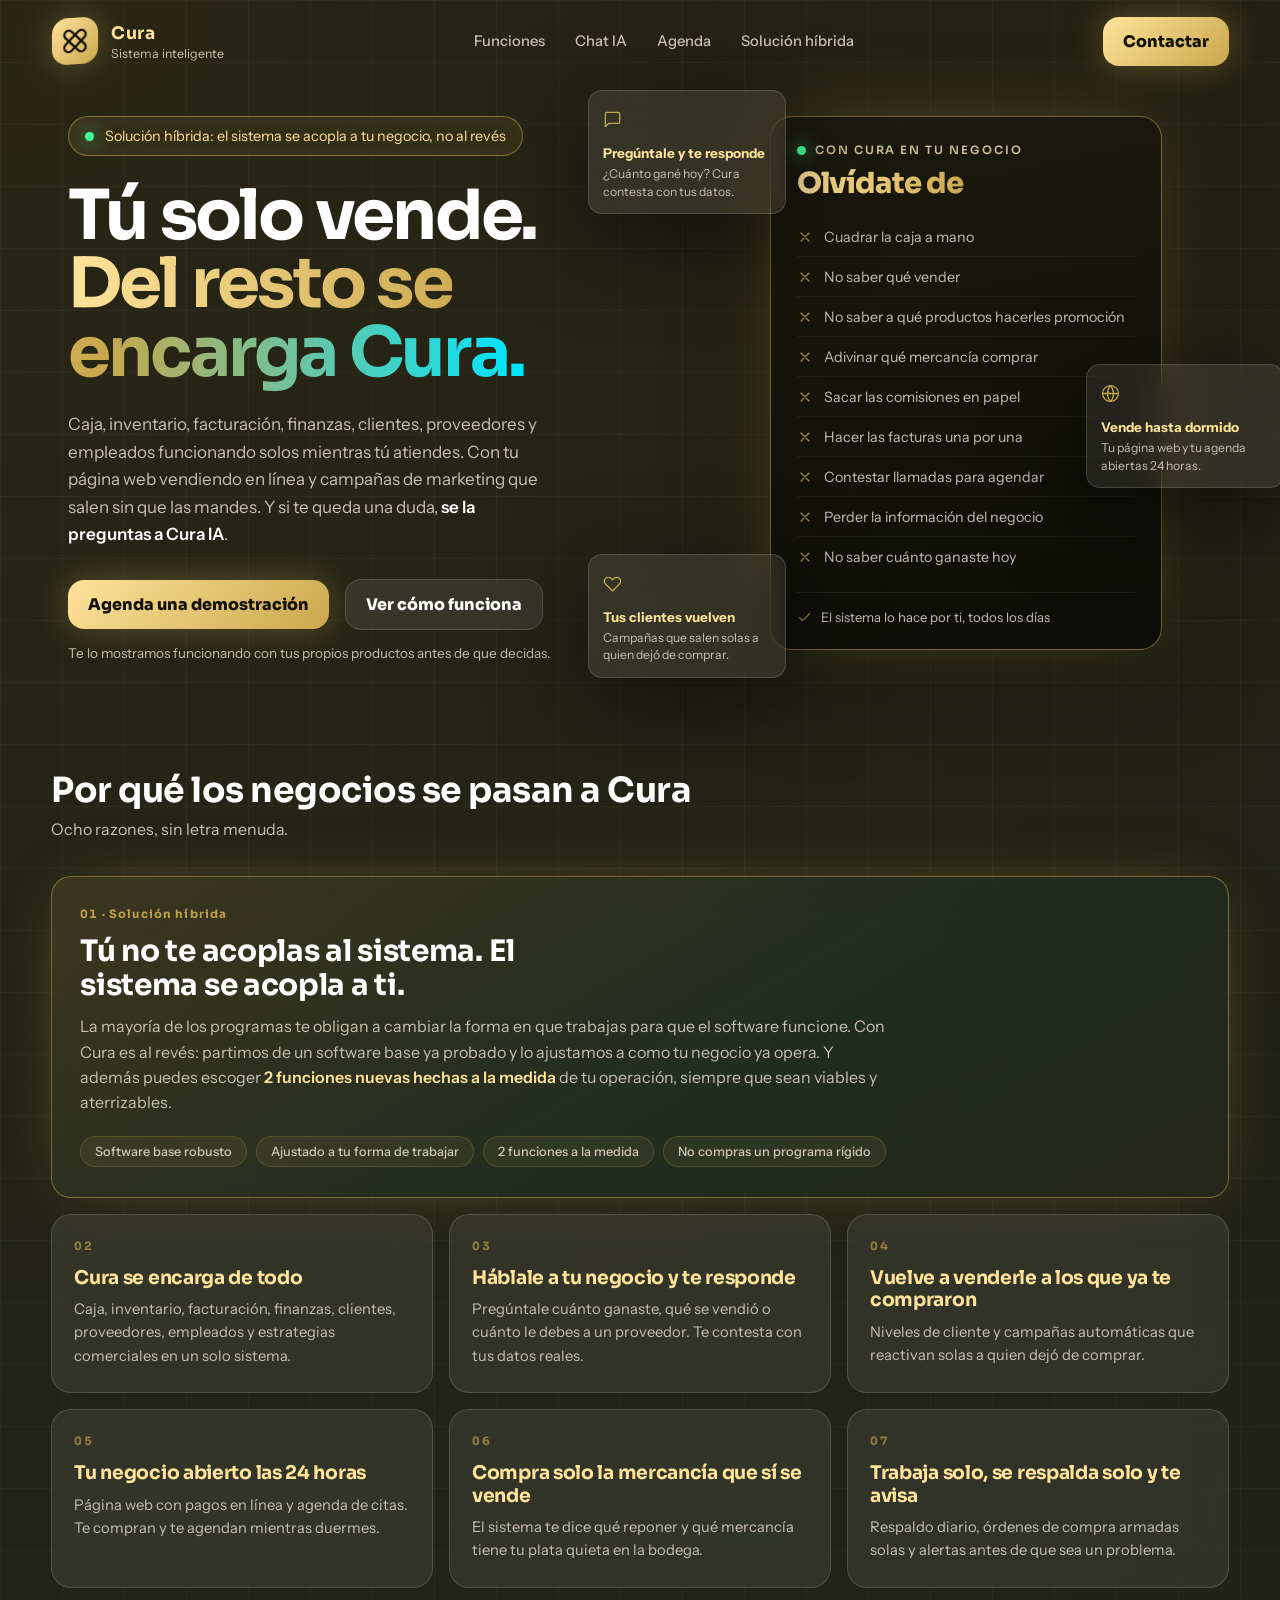
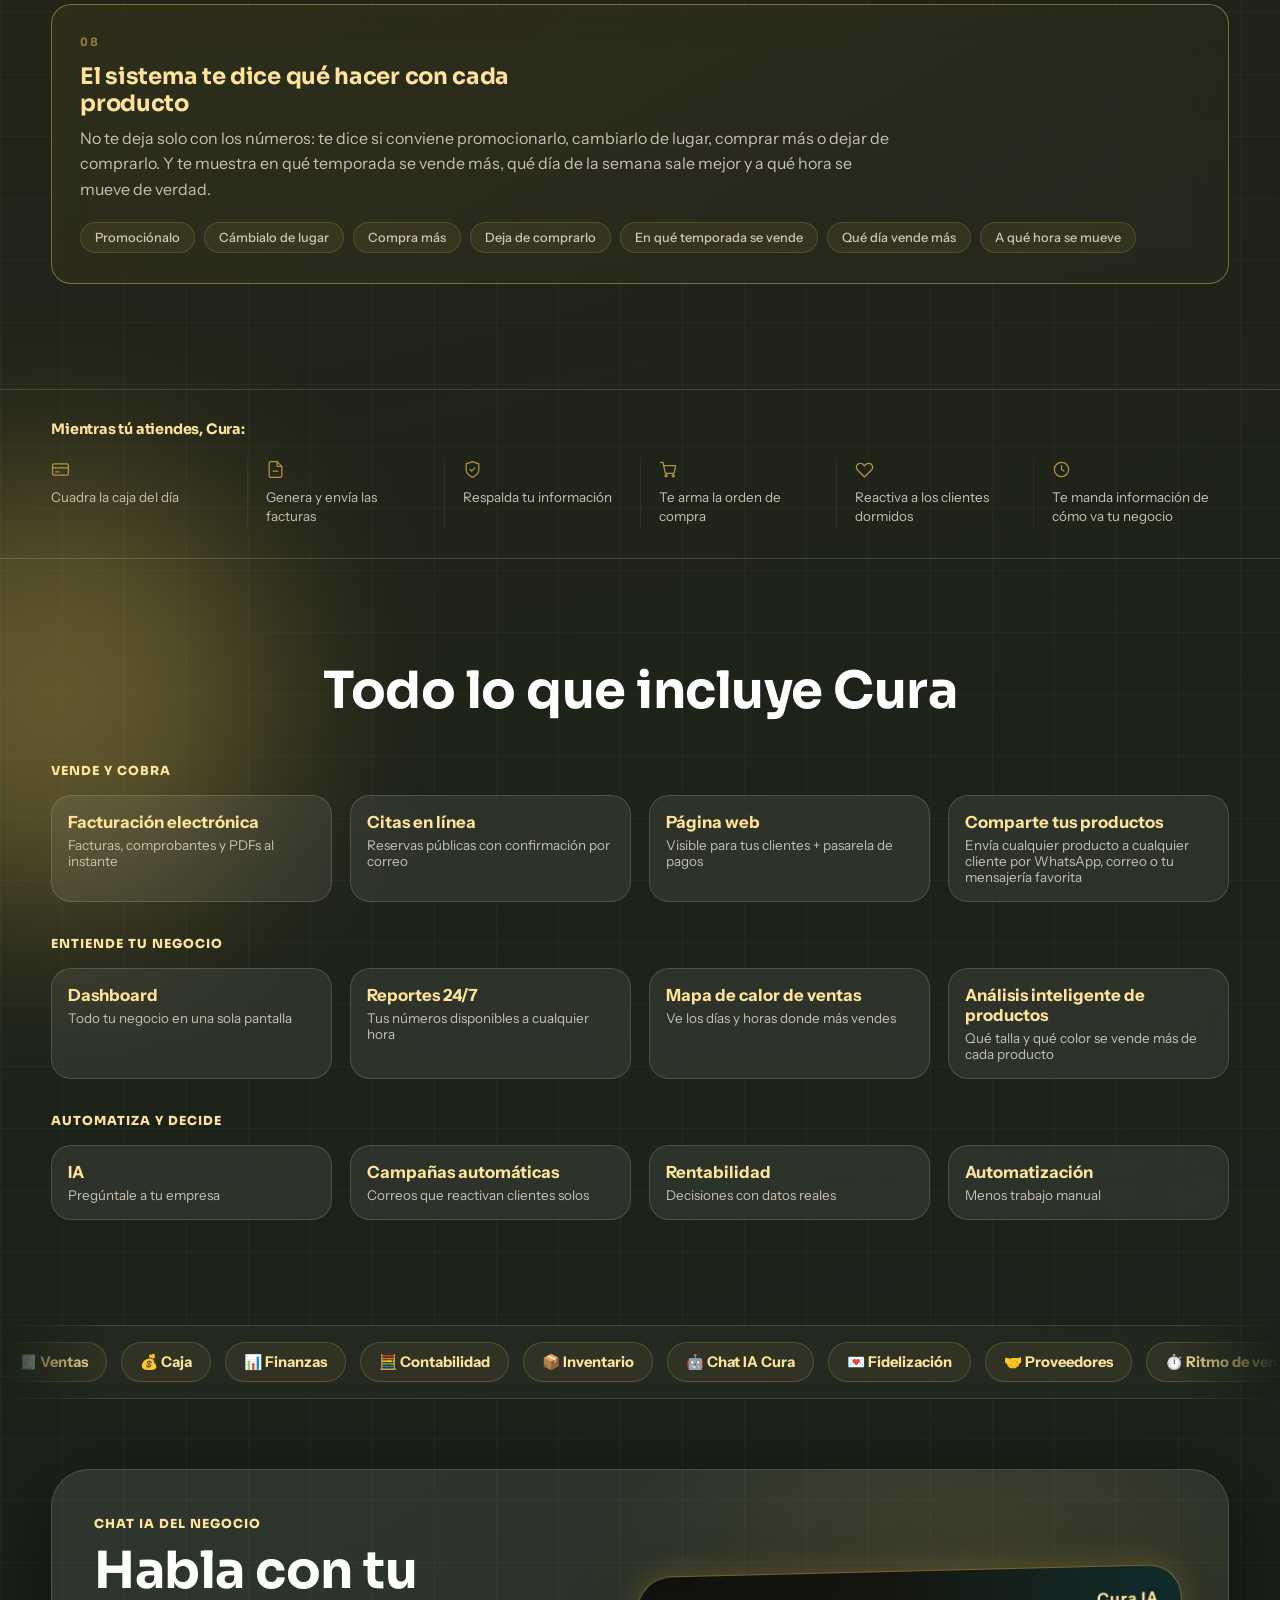
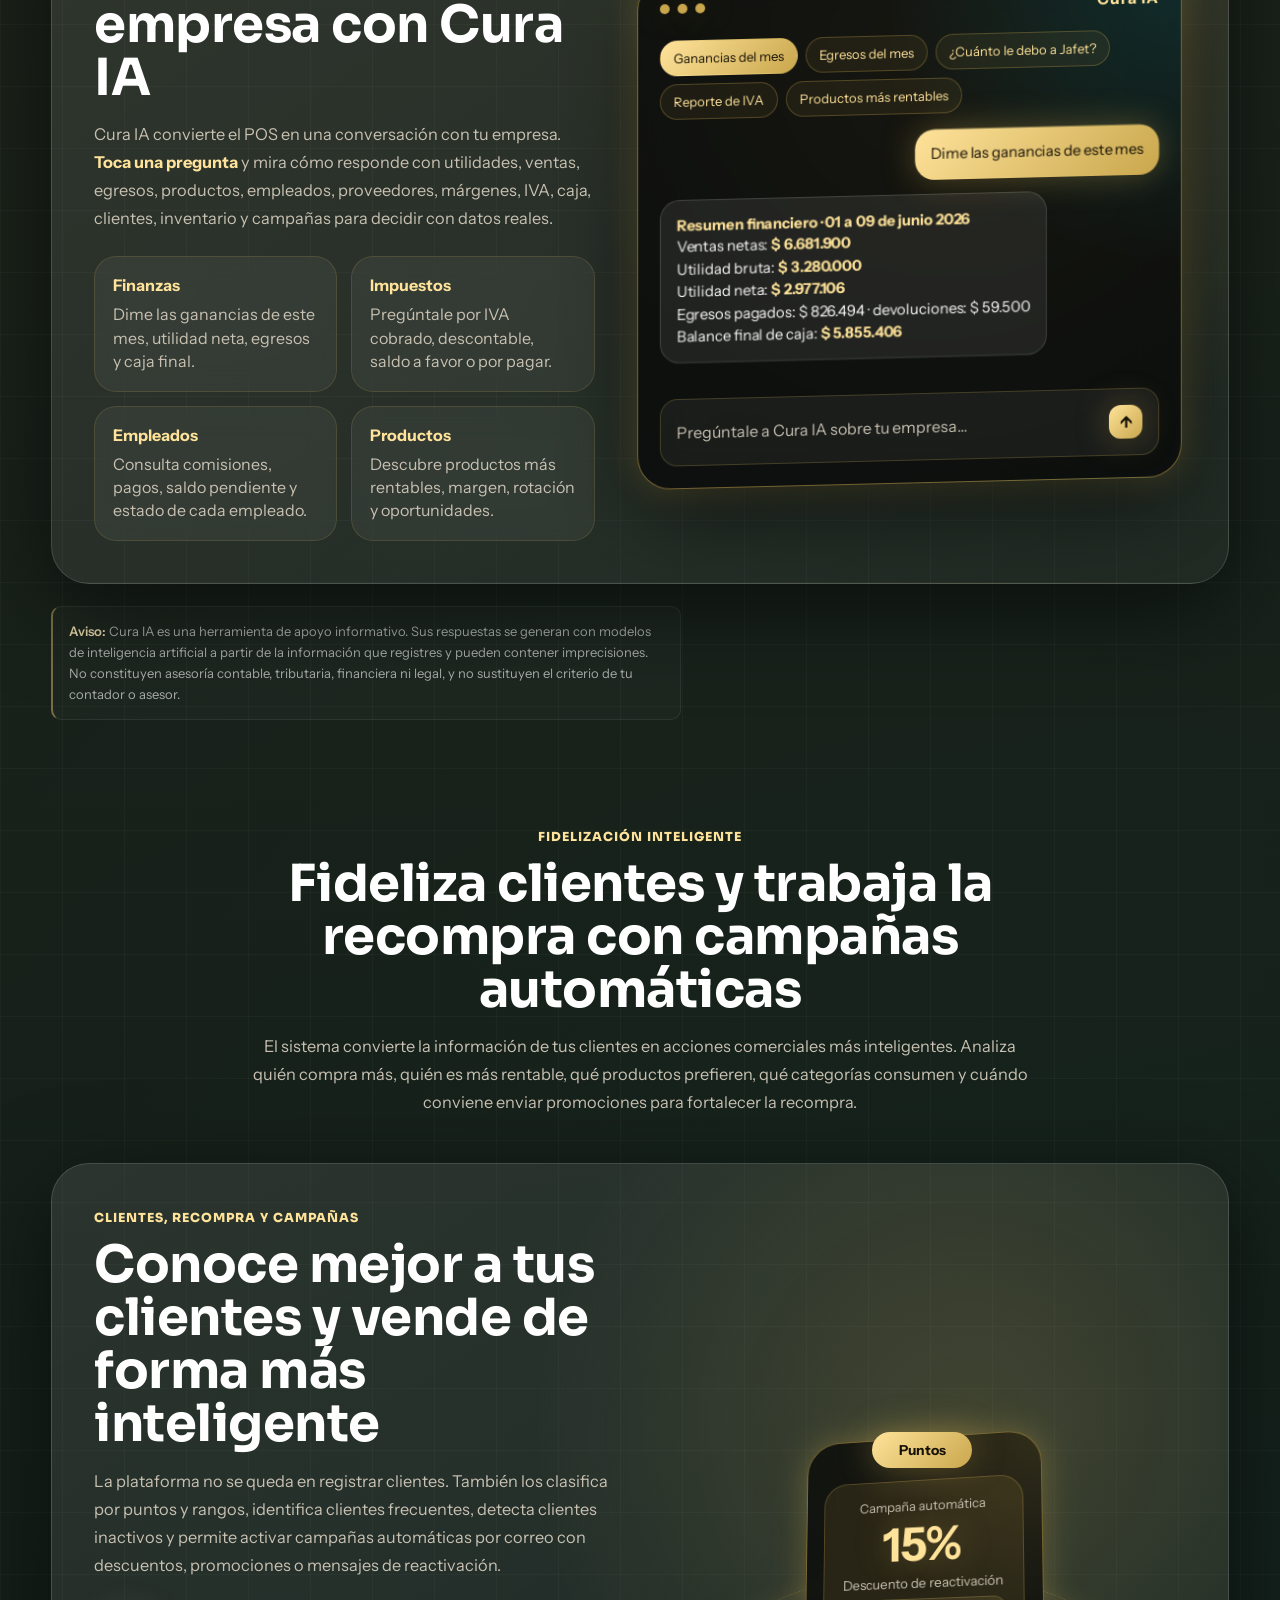
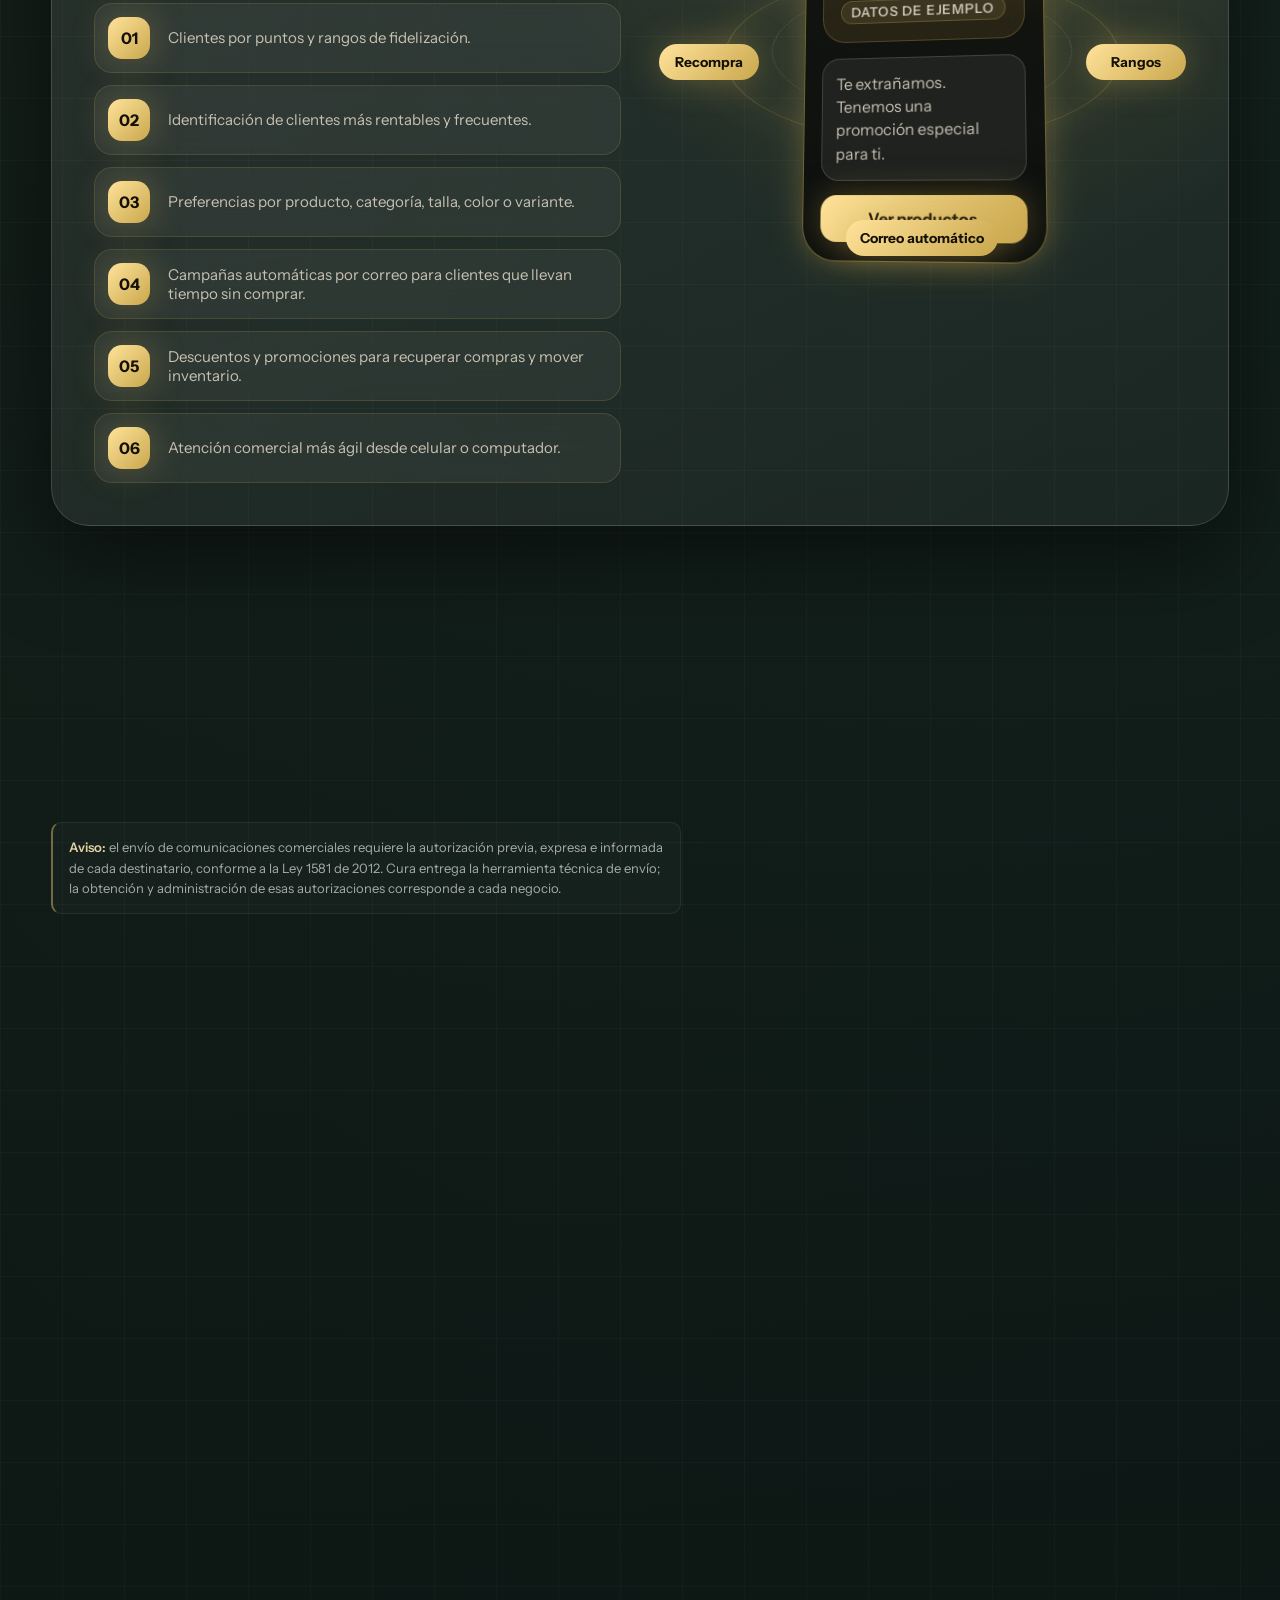
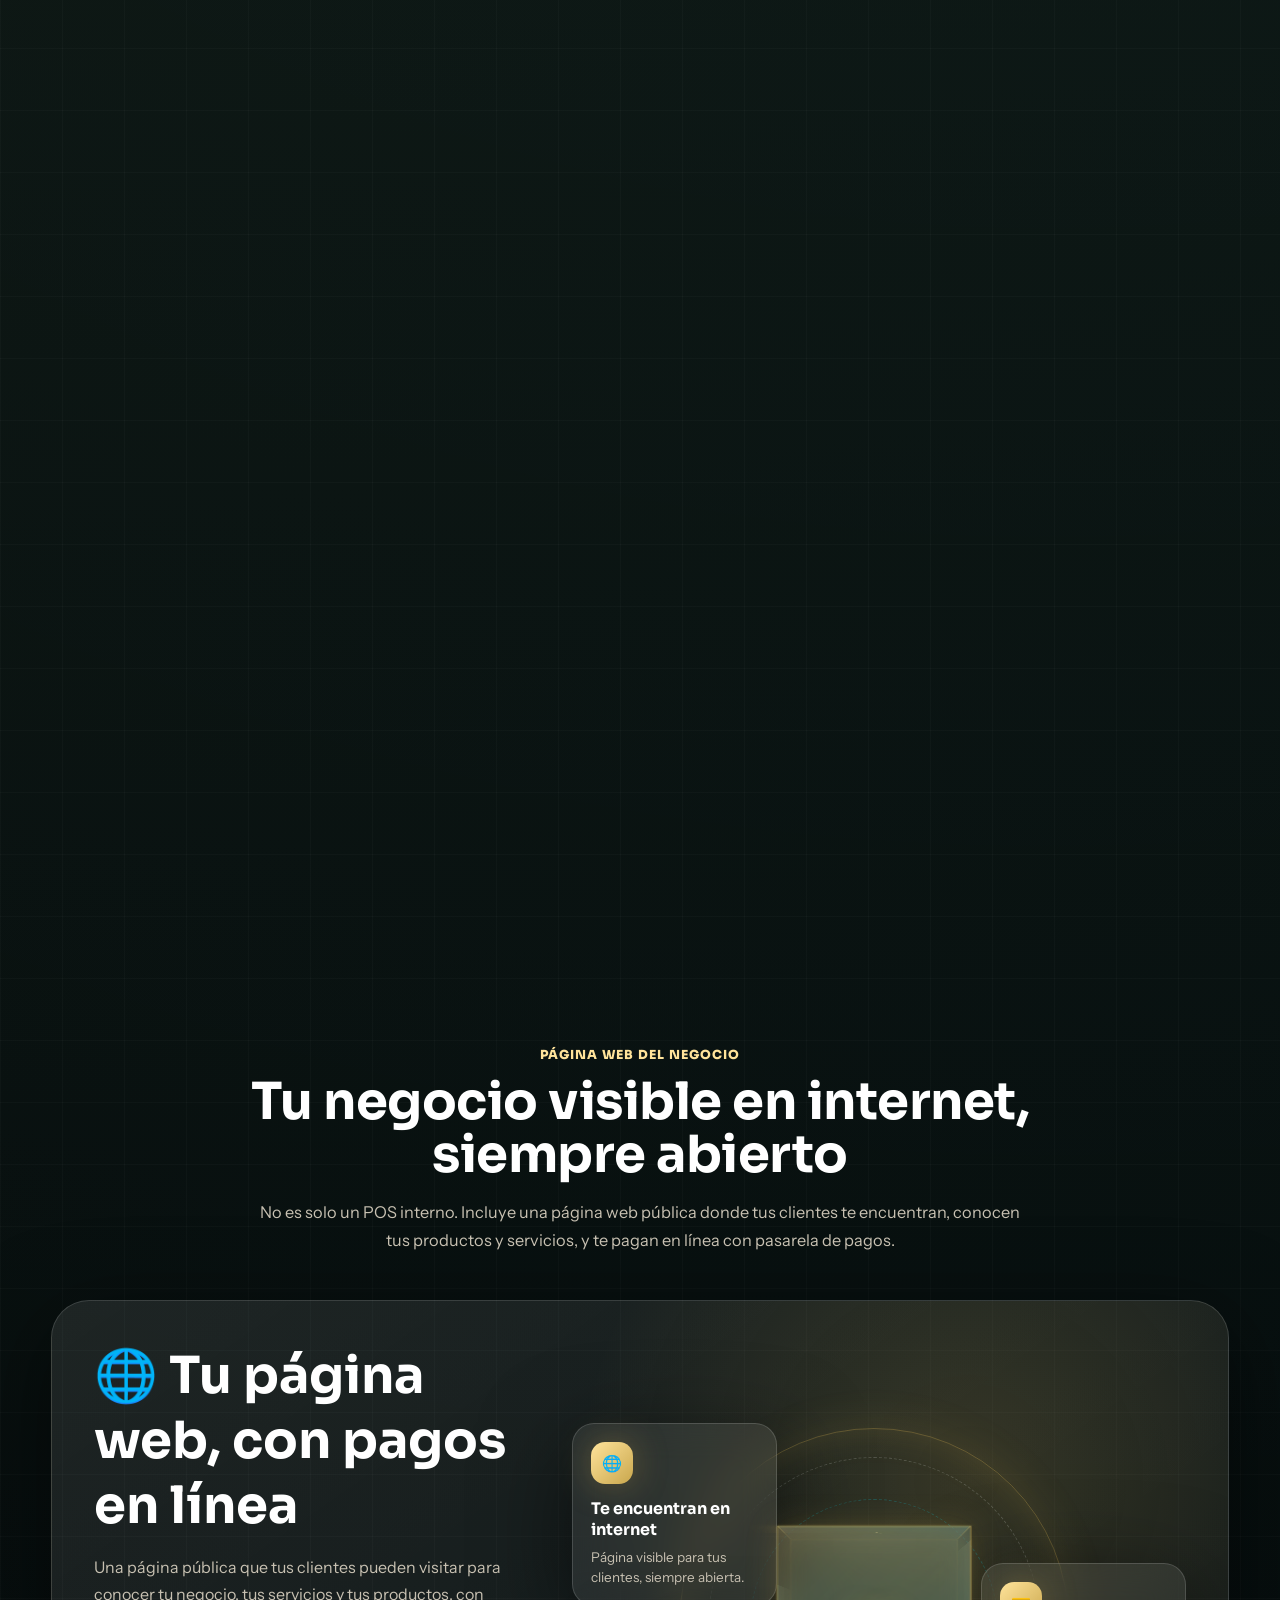
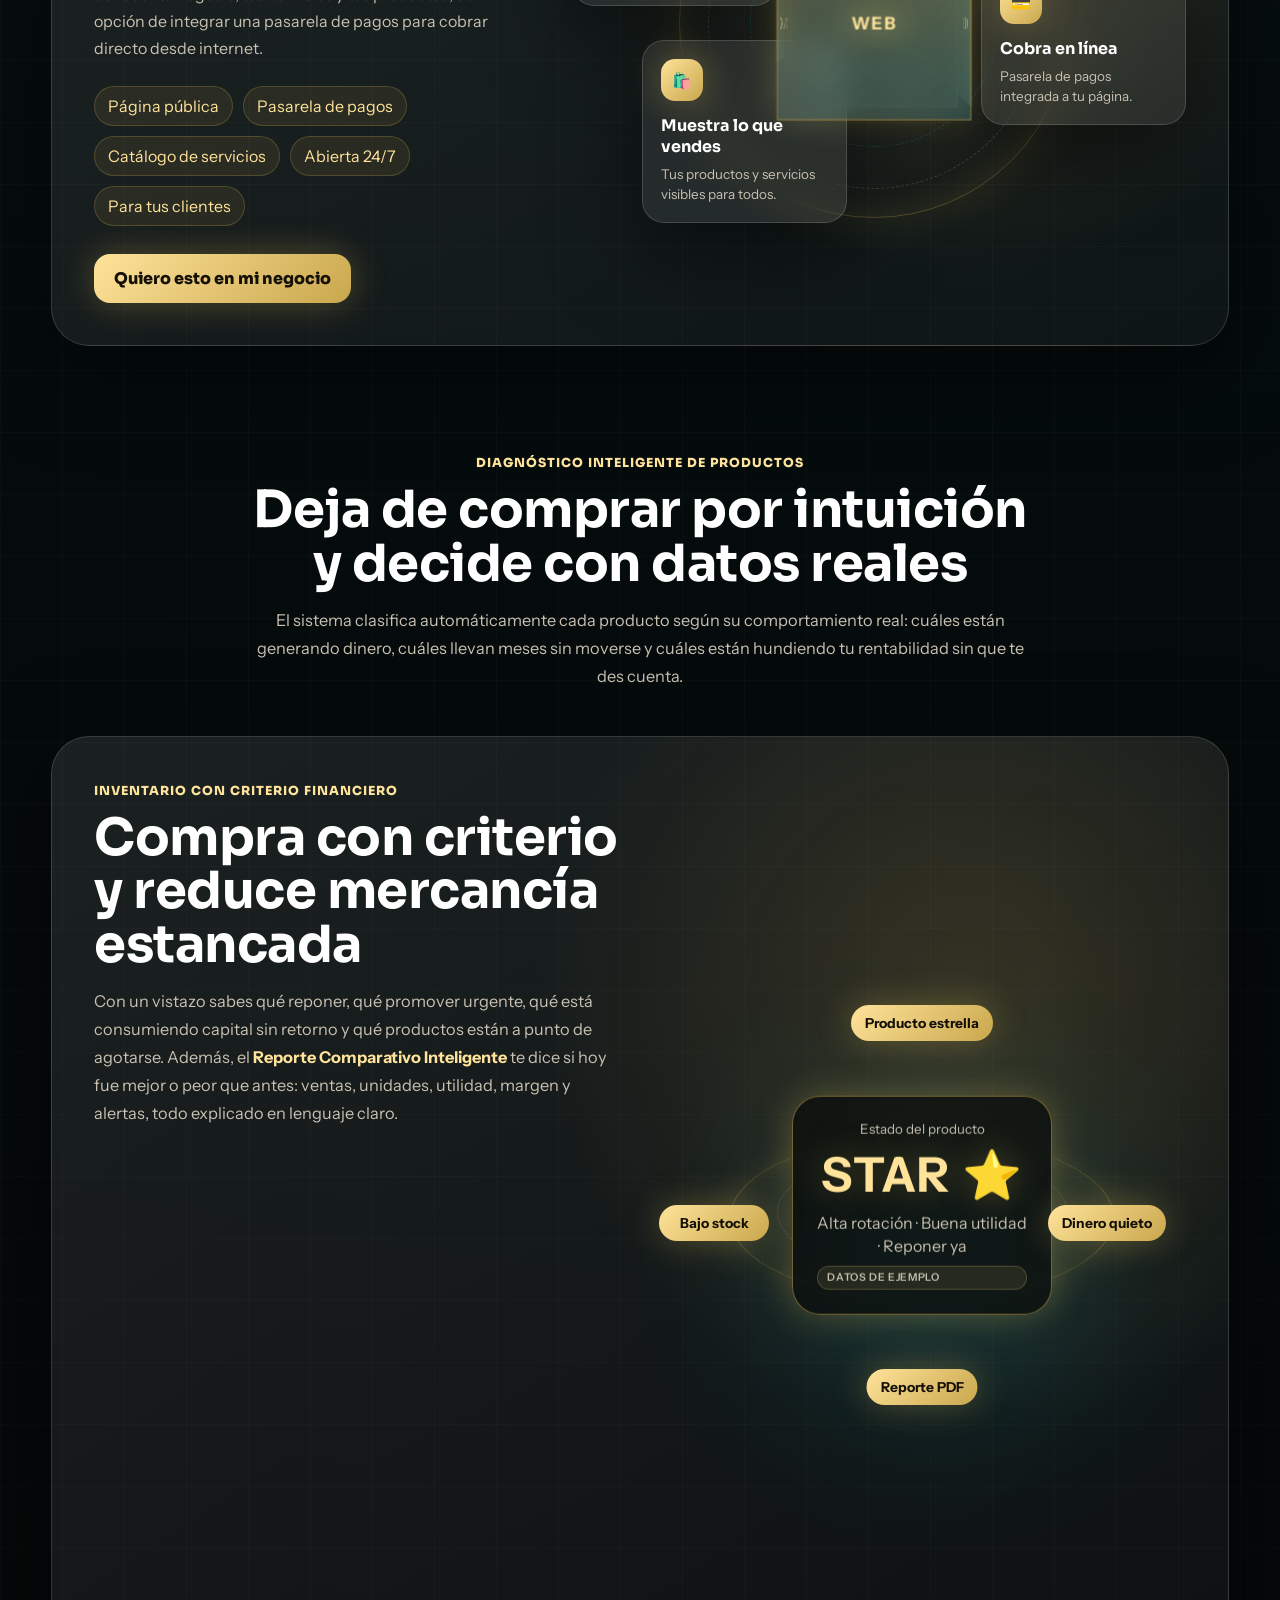
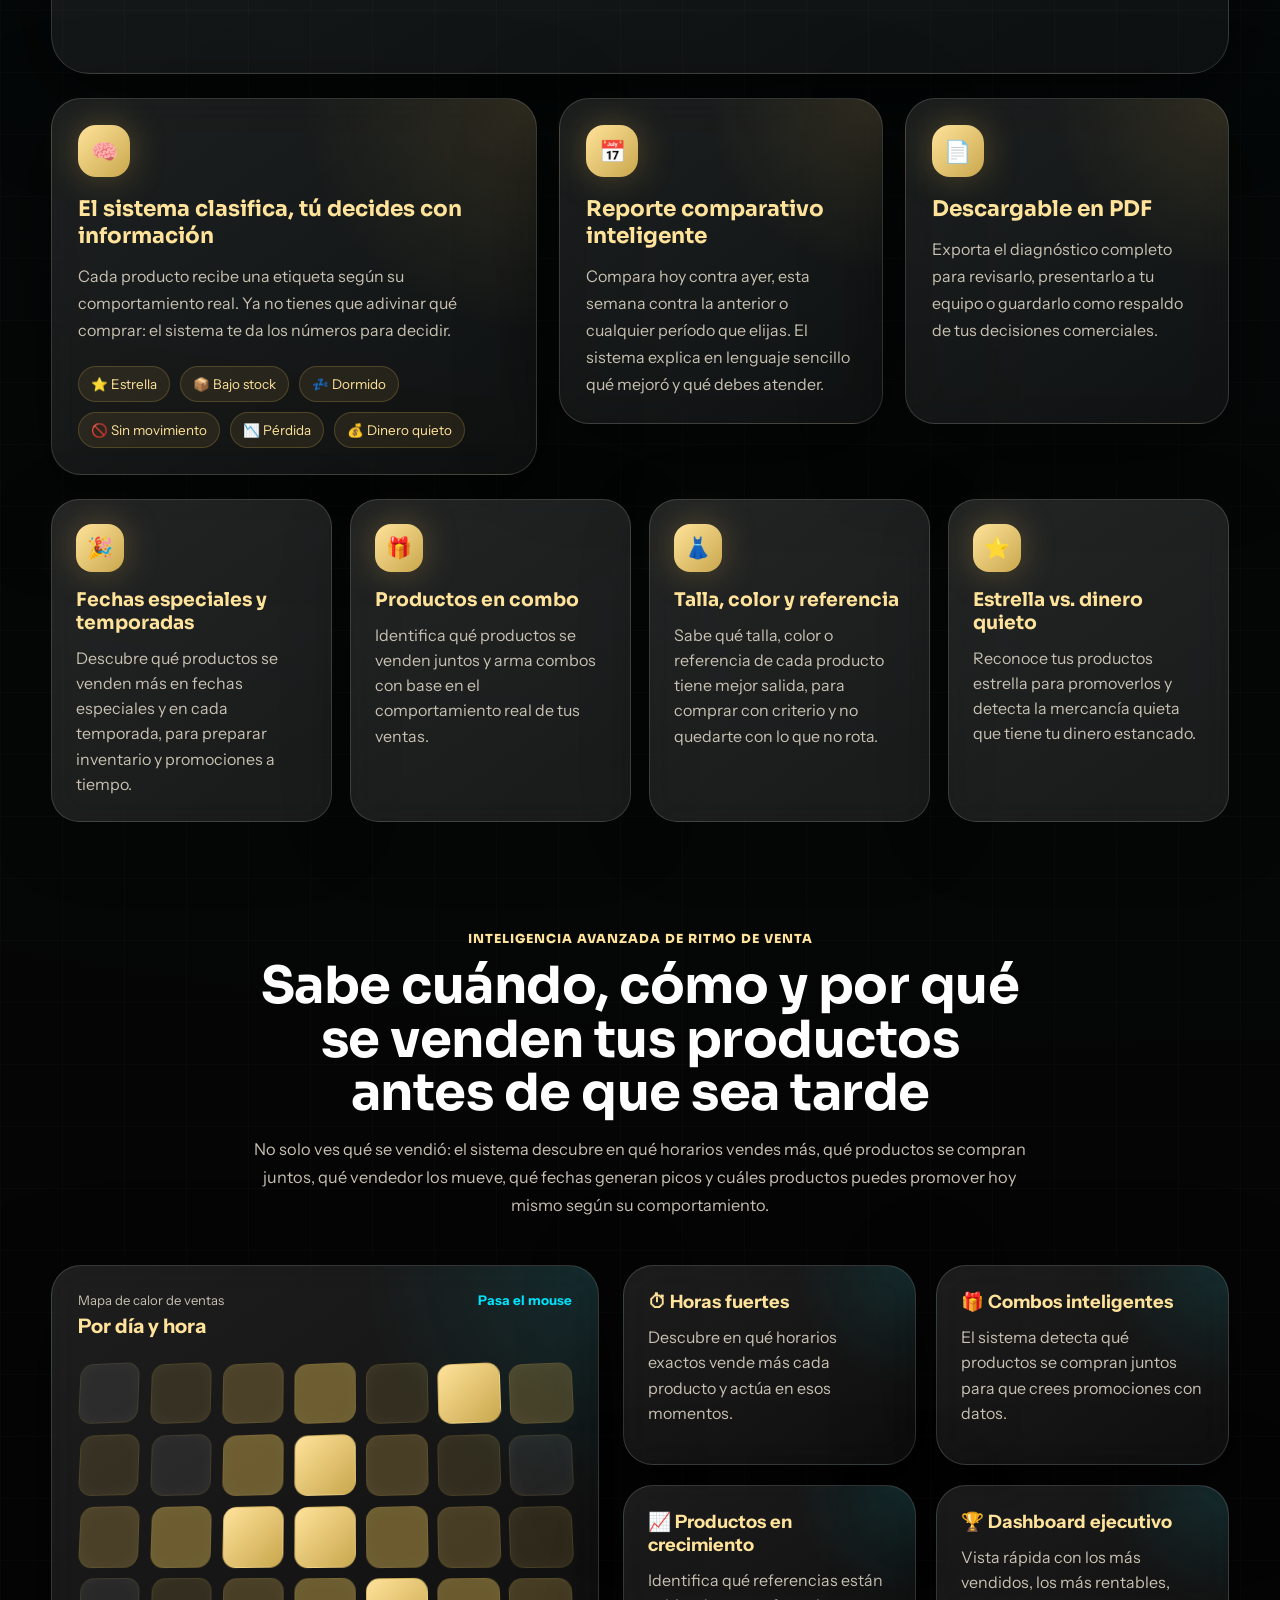
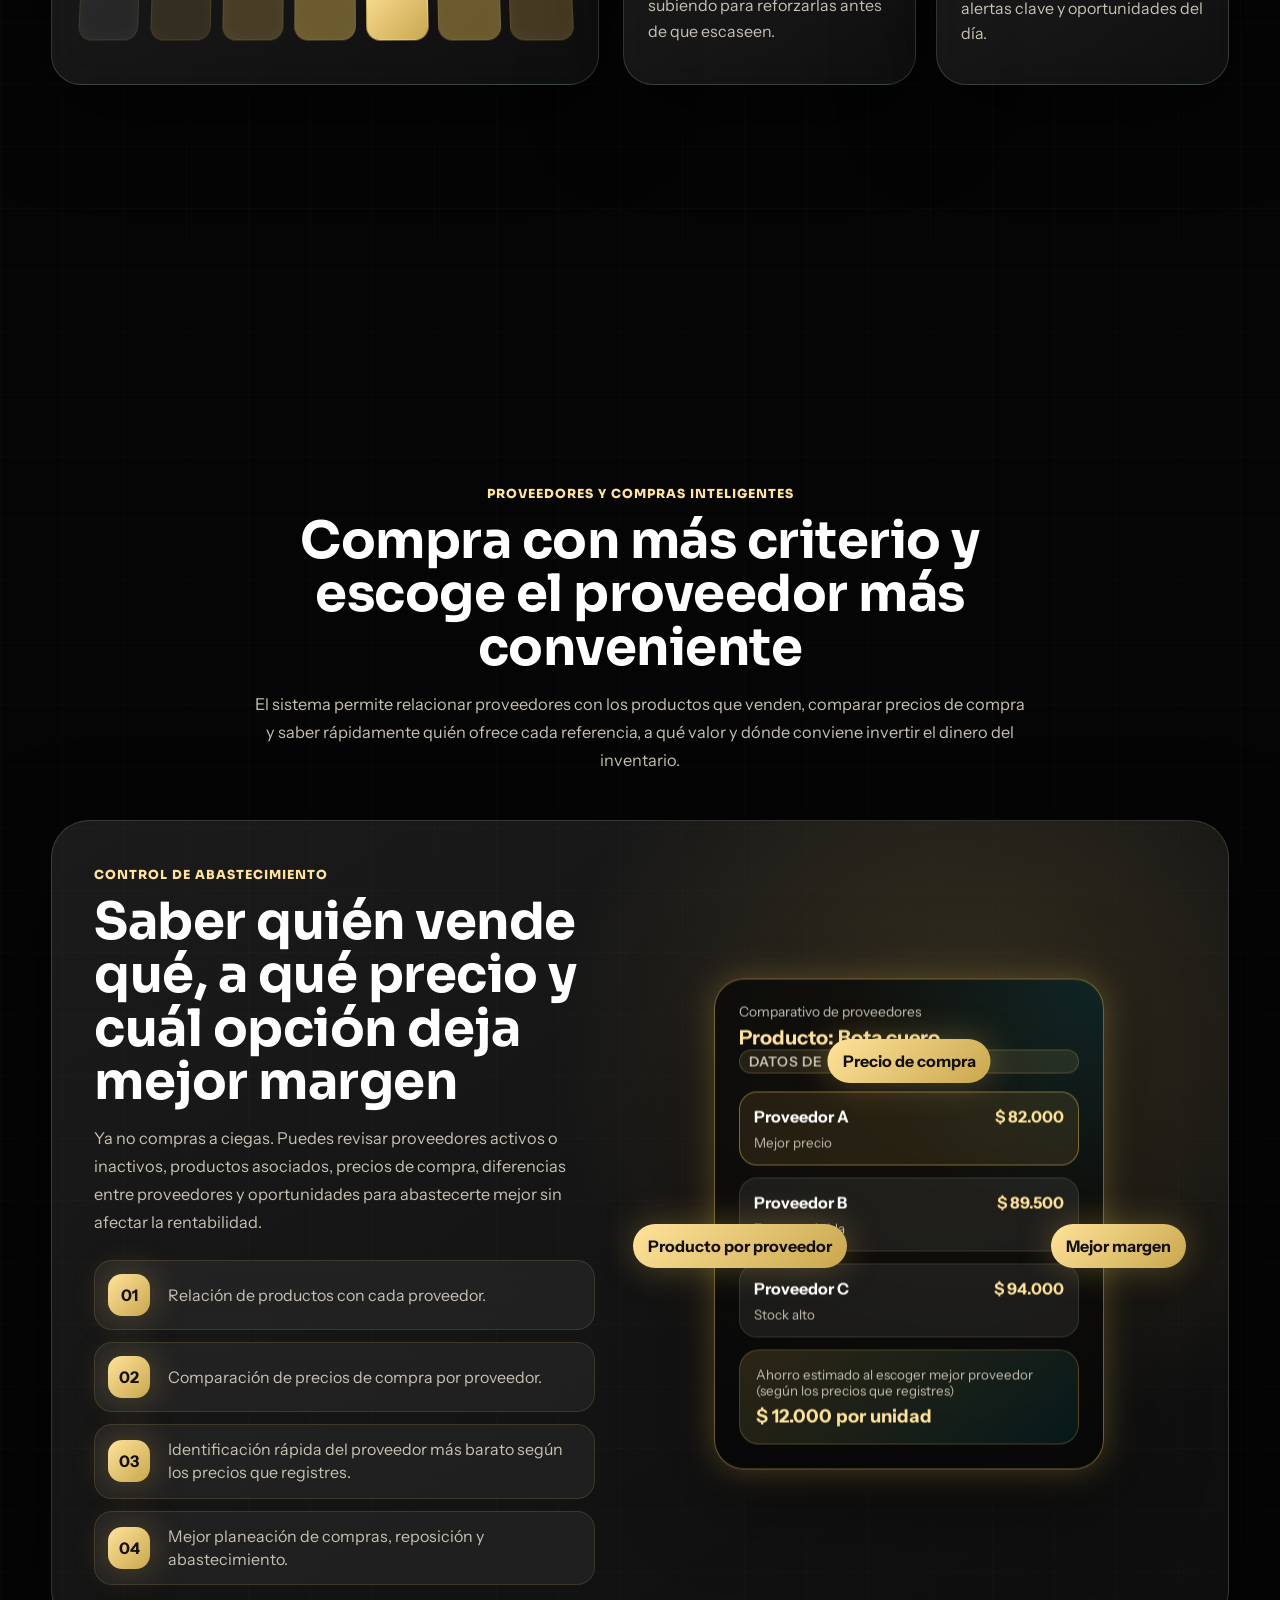
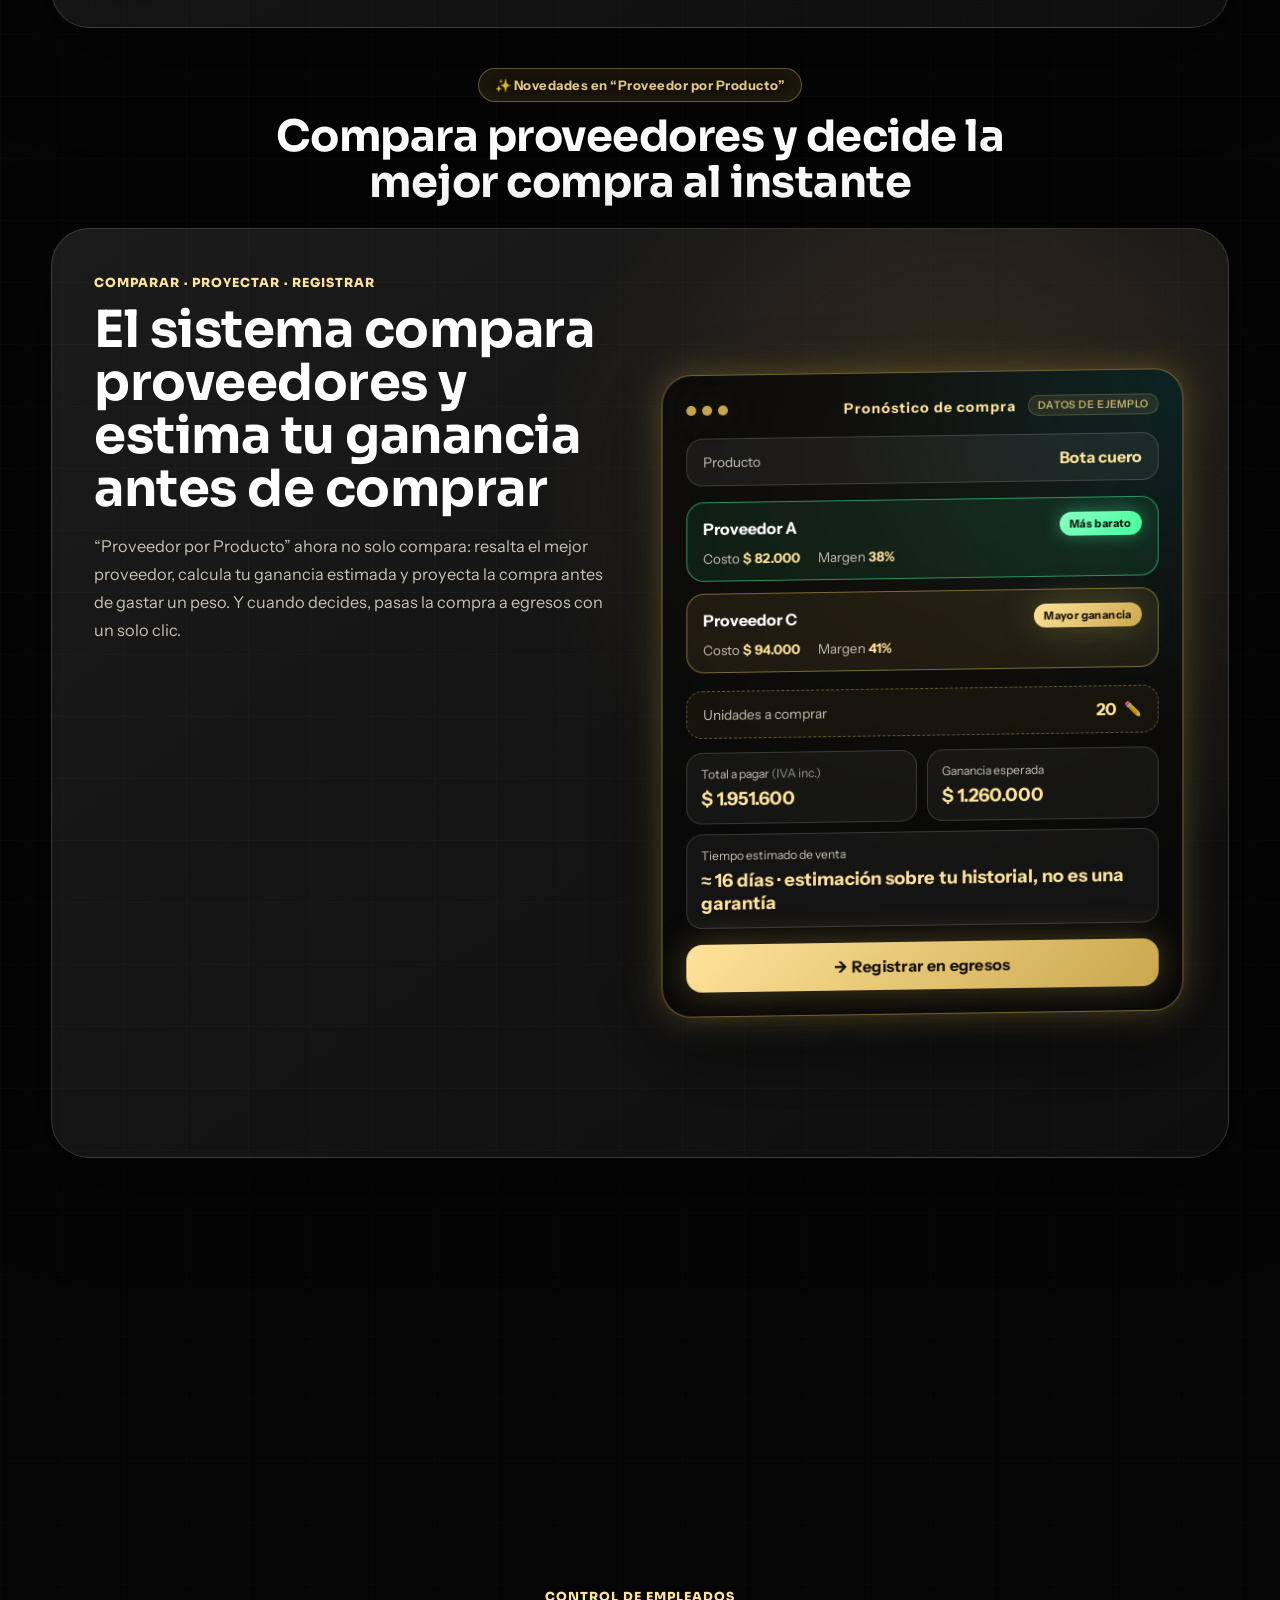
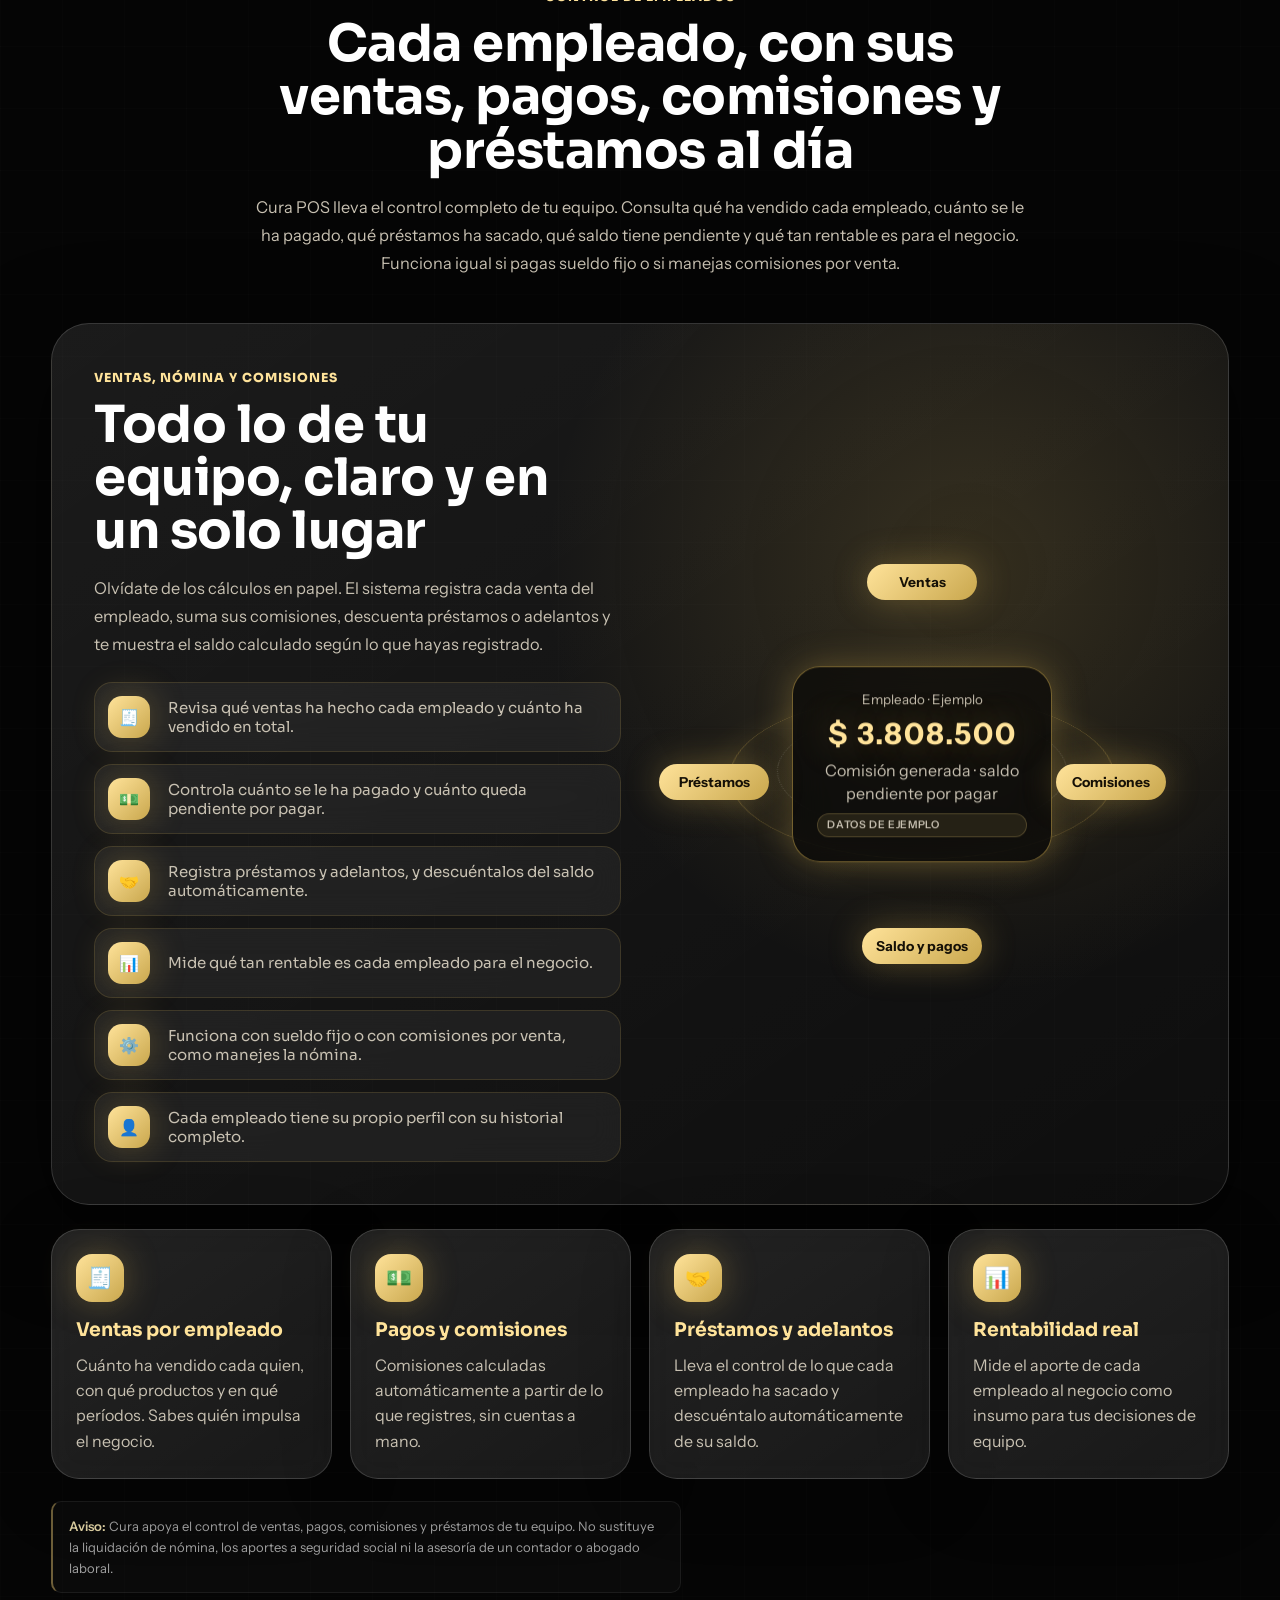
<file: index.html>
<!DOCTYPE html>
<html lang="es-CO">
<head>
  <meta charset="UTF-8" />
  <meta name="viewport" content="width=device-width, initial-scale=1.0" />

  <title>Cura · POS Inteligente</title>

  <link rel="icon" href="data:image/svg+xml,%3Csvg xmlns='http://www.w3.org/2000/svg' viewBox='0 0 100 100'%3E%3Crect width='100' height='100' rx='22' fill='%23c9a74d'/%3E%3Cg fill='none' stroke='%23151006' stroke-width='8' stroke-linecap='round'%3E%3Crect x='12' y='38' width='76' height='24' rx='12' transform='rotate(45 50 50)'/%3E%3Crect x='12' y='38' width='76' height='24' rx='12' transform='rotate(-45 50 50)'/%3E%3C/g%3E%3C/svg%3E" />
  <link rel="preconnect" href="https://fonts.googleapis.com" />
  <link rel="preconnect" href="https://fonts.gstatic.com" crossorigin />
  <link href="https://fonts.googleapis.com/css2?family=Sora:wght@600;700;800&family=Instrument+Sans:wght@400;500;600;700&display=swap" rel="stylesheet" />
  <link rel="stylesheet" href="./pos-home-3d.css" />
  <link rel="stylesheet" href="./pos-enhance.css" />
  <script src="./pos-home-3d.js" defer></script>
  <script src="./pos-enhance.js" defer></script>
</head>

<template id="__bundler_thumbnail" data-bg-color="#050505">
  <svg viewBox="0 0 1200 800" xmlns="http://www.w3.org/2000/svg">
    <rect width="1200" height="800" fill="#050505" />
    <g fill="none" stroke="#c9a74d" stroke-width="34" stroke-linecap="round" transform="translate(600 360)">
      <rect x="-150" y="-55" width="300" height="110" rx="55" transform="rotate(45)" />
      <rect x="-150" y="-55" width="300" height="110" rx="55" transform="rotate(-45)" />
    </g>
    <text x="600" y="600" font-family="Sora, Arial, sans-serif" font-size="92" font-weight="800" fill="#ffe39a" text-anchor="middle" letter-spacing="4">CURA</text>
    <text x="600" y="666" font-family="Arial, sans-serif" font-size="34" fill="#b9b2a2" text-anchor="middle" letter-spacing="2">Sistema inteligente</text>
  </svg>
</template>

<body>
  <main class="pos-page" id="posPage">
    <div class="grid-bg"></div>
    <div class="gold-glow glow-one"></div>
    <div class="gold-glow glow-two"></div>
    <div class="blue-glow"></div>

    <header class="topbar">
      <a href="/iconos" class="brand" aria-label="Ir al menú principal">
        <span class="brand-mark">
          <svg class="logo-svg" viewBox="0 0 100 100" aria-hidden="true">
            <g fill="none" stroke="currentColor" stroke-width="8" stroke-linecap="round">
              <rect x="4" y="35" width="92" height="30" rx="15" transform="rotate(45 50 50)" />
              <rect x="4" y="35" width="92" height="30" rx="15" transform="rotate(-45 50 50)" />
            </g>
          </svg>
        </span>
        <span class="brand-text">
          <strong>Cura</strong>
          <small>Sistema inteligente</small>
        </span>
      </a>

      <nav class="nav-links topbar-nav" aria-label="Secciones principales">
        <a href="#inteligencia-pos">Funciones</a>
        <a href="#chat-ia-negocio">Chat IA</a>
        <a href="#agenda-citas">Agenda</a>
        <a href="#solucion-hibrida">Solución híbrida</a>
      </nav>

      <div class="topbar-actions">
        <a href="#contacto" class="btn primary">Contactar</a>
      </div>
    </header>

    <section class="hero">
      <div class="hero-content">
        <div class="badge">
          <span class="pulse-dot"></span>
          Solución híbrida: el sistema se acopla a tu negocio, no al revés
        </div>

        <h1>
          Tú solo vende.
          <span>Del resto se encarga Cura.</span>
        </h1>

        <p>
          Caja, inventario, facturación, finanzas, clientes, proveedores y empleados funcionando
          solos mientras tú atiendes. Con tu página web vendiendo en línea y campañas de marketing
          que salen sin que las mandes. Y si te queda una duda,
          <strong class="hero-lede-strong">se la preguntas a Cura IA</strong>.
        </p>

        <div class="hero-actions">
          <a href="#contacto" class="btn primary">Agenda una demostración</a>
          <a href="#razones-cura" class="btn glass">Ver cómo funciona</a>
        </div>

        <p class="hero-microcopy">
          Te lo mostramos funcionando con tus propios productos antes de que decidas.
        </p>
      </div>

      <div class="hero-right">
        <div class="visual-zone visual-zone-panel" id="visualZone">
          <div class="olv-panel">
            <div class="olv-label">
              <span class="pulse-dot"></span>
              Con Cura en tu negocio
            </div>

            <div class="olv-title">Olvídate de</div>

            <ul class="olv-list">
              <li><svg viewBox="0 0 24 24" fill="none" stroke="currentColor" stroke-width="2" stroke-linecap="round" aria-hidden="true"><path d="M18 6L6 18M6 6l12 12" /></svg>Cuadrar la caja a mano</li>
              <li><svg viewBox="0 0 24 24" fill="none" stroke="currentColor" stroke-width="2" stroke-linecap="round" aria-hidden="true"><path d="M18 6L6 18M6 6l12 12" /></svg>No saber qué vender</li>
              <li><svg viewBox="0 0 24 24" fill="none" stroke="currentColor" stroke-width="2" stroke-linecap="round" aria-hidden="true"><path d="M18 6L6 18M6 6l12 12" /></svg>No saber a qué productos hacerles promoción</li>
              <li><svg viewBox="0 0 24 24" fill="none" stroke="currentColor" stroke-width="2" stroke-linecap="round" aria-hidden="true"><path d="M18 6L6 18M6 6l12 12" /></svg>Adivinar qué mercancía comprar</li>
              <li><svg viewBox="0 0 24 24" fill="none" stroke="currentColor" stroke-width="2" stroke-linecap="round" aria-hidden="true"><path d="M18 6L6 18M6 6l12 12" /></svg>Sacar las comisiones en papel</li>
              <li><svg viewBox="0 0 24 24" fill="none" stroke="currentColor" stroke-width="2" stroke-linecap="round" aria-hidden="true"><path d="M18 6L6 18M6 6l12 12" /></svg>Hacer las facturas una por una</li>
              <li><svg viewBox="0 0 24 24" fill="none" stroke="currentColor" stroke-width="2" stroke-linecap="round" aria-hidden="true"><path d="M18 6L6 18M6 6l12 12" /></svg>Contestar llamadas para agendar</li>
              <li><svg viewBox="0 0 24 24" fill="none" stroke="currentColor" stroke-width="2" stroke-linecap="round" aria-hidden="true"><path d="M18 6L6 18M6 6l12 12" /></svg>Perder la información del negocio</li>
              <li><svg viewBox="0 0 24 24" fill="none" stroke="currentColor" stroke-width="2" stroke-linecap="round" aria-hidden="true"><path d="M18 6L6 18M6 6l12 12" /></svg>No saber cuánto ganaste hoy</li>
            </ul>

            <div class="olv-foot">
              <svg viewBox="0 0 24 24" fill="none" stroke="currentColor" stroke-width="1.8" stroke-linecap="round" stroke-linejoin="round" aria-hidden="true"><path d="M20 6L9 17l-5-5" /></svg>
              El sistema lo hace por ti, todos los días
            </div>
          </div>

          <a href="#chat-ia-negocio" class="float-card card-hero-ia">
            <span class="card-icon">
              <svg viewBox="0 0 24 24" fill="none" stroke="currentColor" stroke-width="1.6" stroke-linecap="round" stroke-linejoin="round" aria-hidden="true"><path d="M21 15a2 2 0 0 1-2 2H7l-4 4V5a2 2 0 0 1 2-2h14a2 2 0 0 1 2 2z" /></svg>
            </span>
            <strong>Pregúntale y te responde</strong>
            <small>¿Cuánto gané hoy? Cura contesta con tus datos.</small>
          </a>

          <a href="#web-y-citas" class="float-card card-hero-web">
            <span class="card-icon">
              <svg viewBox="0 0 24 24" fill="none" stroke="currentColor" stroke-width="1.6" stroke-linecap="round" stroke-linejoin="round" aria-hidden="true"><circle cx="12" cy="12" r="10" /><path d="M2 12h20M12 2a15 15 0 0 1 0 20 15 15 0 0 1 0-20z" /></svg>
            </span>
            <strong>Vende hasta dormido</strong>
            <small>Tu página web y tu agenda abiertas 24 horas.</small>
          </a>

          <a href="#fidelizacion-clientes" class="float-card card-hero-clientes">
            <span class="card-icon">
              <svg viewBox="0 0 24 24" fill="none" stroke="currentColor" stroke-width="1.6" stroke-linecap="round" stroke-linejoin="round" aria-hidden="true"><path d="M20.8 5.6a5 5 0 0 0-7.1 0L12 7.3l-1.7-1.7a5 5 0 0 0-7.1 7.1l8.8 8.8 8.8-8.8a5 5 0 0 0 0-7.1z" /></svg>
            </span>
            <strong>Tus clientes vuelven</strong>
            <small>Campañas que salen solas a quien dejó de comprar.</small>
          </a>
        </div>
      </div>
    </section>

    <!-- OCHO RAZONES -->
    <section class="razones-section" id="razones-cura">
      <div class="section-header razones-header">
        <h2>Por qué los negocios se pasan a Cura</h2>
        <p>Ocho razones, sin letra menuda.</p>
      </div>

      <div class="razones-grid">
        <article class="razon razon-wide razon-hero">
          <div class="razon-num">01 · Solución híbrida</div>
          <h3>Tú no te acoplas al sistema. El sistema se acopla a ti.</h3>
          <p>
            La mayoría de los programas te obligan a cambiar la forma en que trabajas para que el
            software funcione. Con Cura es al revés: partimos de un software base ya probado y lo
            ajustamos a como tu negocio ya opera. Y además puedes escoger
            <strong>2 funciones nuevas hechas a la medida</strong> de tu operación, siempre que
            sean viables y aterrizables.
          </p>
          <div class="razon-chips">
            <span>Software base robusto</span>
            <span>Ajustado a tu forma de trabajar</span>
            <span>2 funciones a la medida</span>
            <span>No compras un programa rígido</span>
          </div>
        </article>

        <article class="razon">
          <div class="razon-num">02</div>
          <h3>Cura se encarga de todo</h3>
          <p>Caja, inventario, facturación, finanzas, clientes, proveedores, empleados y estrategias comerciales en un solo sistema.</p>
        </article>

        <article class="razon">
          <div class="razon-num">03</div>
          <h3>Háblale a tu negocio y te responde</h3>
          <p>Pregúntale cuánto ganaste, qué se vendió o cuánto le debes a un proveedor. Te contesta con tus datos reales.</p>
        </article>

        <article class="razon">
          <div class="razon-num">04</div>
          <h3>Vuelve a venderle a los que ya te compraron</h3>
          <p>Niveles de cliente y campañas automáticas que reactivan solas a quien dejó de comprar.</p>
        </article>

        <article class="razon">
          <div class="razon-num">05</div>
          <h3>Tu negocio abierto las 24 horas</h3>
          <p>Página web con pagos en línea y agenda de citas. Te compran y te agendan mientras duermes.</p>
        </article>

        <article class="razon">
          <div class="razon-num">06</div>
          <h3>Compra solo la mercancía que sí se vende</h3>
          <p>El sistema te dice qué reponer y qué mercancía tiene tu plata quieta en la bodega.</p>
        </article>

        <article class="razon">
          <div class="razon-num">07</div>
          <h3>Trabaja solo, se respalda solo y te avisa</h3>
          <p>Respaldo diario, órdenes de compra armadas solas y alertas antes de que sea un problema.</p>
        </article>

        <article class="razon razon-wide">
          <div class="razon-num">08</div>
          <h3>El sistema te dice qué hacer con cada producto</h3>
          <p>
            No te deja solo con los números: te dice si conviene promocionarlo, cambiarlo de lugar,
            comprar más o dejar de comprarlo. Y te muestra en qué temporada se vende más, qué día de
            la semana sale mejor y a qué hora se mueve de verdad.
          </p>
          <div class="razon-chips">
            <span>Promociónalo</span>
            <span>Cámbialo de lugar</span>
            <span>Compra más</span>
            <span>Deja de comprarlo</span>
            <span>En qué temporada se vende</span>
            <span>Qué día vende más</span>
            <span>A qué hora se mueve</span>
          </div>
        </article>
      </div>
    </section>

    <!-- FRANJA: MIENTRAS TÚ ATIENDES -->
    <section class="mientras-strip" aria-label="Lo que Cura hace mientras atiendes">
      <div class="mientras-inner">
        <div class="mientras-head">Mientras tú atiendes, Cura:</div>

        <div class="mientras-grid">
          <div class="mientras-item">
            <svg viewBox="0 0 24 24" fill="none" stroke="currentColor" stroke-width="1.6" stroke-linecap="round" stroke-linejoin="round" aria-hidden="true"><rect x="2" y="5" width="20" height="14" rx="2" /><path d="M2 10h20M6 15h4" /></svg>
            <span>Cuadra la caja del día</span>
          </div>
          <div class="mientras-item">
            <svg viewBox="0 0 24 24" fill="none" stroke="currentColor" stroke-width="1.6" stroke-linecap="round" stroke-linejoin="round" aria-hidden="true"><path d="M14 2H6a2 2 0 0 0-2 2v16a2 2 0 0 0 2 2h12a2 2 0 0 0 2-2V8z" /><path d="M14 2v6h6M9 14h6" /></svg>
            <span>Genera y envía las facturas</span>
          </div>
          <div class="mientras-item">
            <svg viewBox="0 0 24 24" fill="none" stroke="currentColor" stroke-width="1.6" stroke-linecap="round" stroke-linejoin="round" aria-hidden="true"><path d="M12 22s8-4 8-10V5l-8-3-8 3v7c0 6 8 10 8 10z" /><path d="M9 12l2 2 4-4" /></svg>
            <span>Respalda tu información</span>
          </div>
          <div class="mientras-item">
            <svg viewBox="0 0 24 24" fill="none" stroke="currentColor" stroke-width="1.6" stroke-linecap="round" stroke-linejoin="round" aria-hidden="true"><circle cx="9" cy="20" r="1.4" /><circle cx="18" cy="20" r="1.4" /><path d="M2 3h3l2.7 12.3a2 2 0 0 0 2 1.7h7.7a2 2 0 0 0 2-1.6L21 7H6" /></svg>
            <span>Te arma la orden de compra</span>
          </div>
          <div class="mientras-item">
            <svg viewBox="0 0 24 24" fill="none" stroke="currentColor" stroke-width="1.6" stroke-linecap="round" stroke-linejoin="round" aria-hidden="true"><path d="M20.8 5.6a5 5 0 0 0-7.1 0L12 7.3l-1.7-1.7a5 5 0 0 0-7.1 7.1l8.8 8.8 8.8-8.8a5 5 0 0 0 0-7.1z" /></svg>
            <span>Reactiva a los clientes dormidos</span>
          </div>
          <div class="mientras-item">
            <svg viewBox="0 0 24 24" fill="none" stroke="currentColor" stroke-width="1.6" stroke-linecap="round" stroke-linejoin="round" aria-hidden="true"><circle cx="12" cy="12" r="9" /><path d="M12 7v5l3 2" /></svg>
            <span>Te manda información de cómo va tu negocio</span>
          </div>
        </div>
      </div>
    </section>

    <!-- TODO LO QUE INCLUYE CURA -->
    <section class="incluye-section" id="inteligencia-pos">
      <div class="section-header">
        <h2>Todo lo que incluye Cura</h2>
      </div>

      <div class="incluye-group">
        <h3 class="incluye-group-title">Vende y cobra</h3>
        <div class="hero-stats">
          <article>
            <strong>Facturación electrónica</strong>
            <span>Facturas, comprobantes y PDFs al instante</span>
          </article>

          <article>
            <strong>Citas en línea</strong>
            <span>Reservas públicas con confirmación por correo</span>
          </article>

          <article>
            <strong>Página web</strong>
            <span>Visible para tus clientes + pasarela de pagos</span>
          </article>

          <article>
            <strong>Comparte tus productos</strong>
            <span>Envía cualquier producto a cualquier cliente por WhatsApp, correo o tu mensajería favorita</span>
          </article>
        </div>
      </div>

      <div class="incluye-group">
        <h3 class="incluye-group-title">Entiende tu negocio</h3>
        <div class="hero-stats">
          <article>
            <strong>Dashboard</strong>
            <span>Todo tu negocio en una sola pantalla</span>
          </article>

          <article>
            <strong>Reportes 24/7</strong>
            <span>Tus números disponibles a cualquier hora</span>
          </article>

          <article>
            <strong>Mapa de calor de ventas</strong>
            <span>Ve los días y horas donde más vendes</span>
          </article>

          <article>
            <strong>Análisis inteligente de productos</strong>
            <span>Qué talla y qué color se vende más de cada producto</span>
          </article>
        </div>
      </div>

      <div class="incluye-group">
        <h3 class="incluye-group-title">Automatiza y decide</h3>
        <div class="hero-stats">
          <article>
            <strong>IA</strong>
            <span>Pregúntale a tu empresa</span>
          </article>

          <article>
            <strong>Campañas automáticas</strong>
            <span>Correos que reactivan clientes solos</span>
          </article>

          <article>
            <strong>Rentabilidad</strong>
            <span>Decisiones con datos reales</span>
          </article>

          <article>
            <strong>Automatización</strong>
            <span>Menos trabajo manual</span>
          </article>
        </div>
      </div>
    </section>

    <div class="feature-ticker" aria-hidden="true">
      <div class="ticker-track">
        <span>🧾 Ventas</span>
        <span>💰 Caja</span>
        <span>📊 Finanzas</span>
        <span>🧮 Contabilidad</span>
        <span>📦 Inventario</span>
        <span>🤖 Chat IA Cura</span>
        <span>💌 Fidelización</span>
        <span>🤝 Proveedores</span>
        <span>⏱️ Ritmo de venta</span>
        <span>🧠 Diagnóstico</span>
        <span>📄 Facturación electrónica</span>
        <span>👥 Empleados</span>
        <span>🧾 Ventas</span>
        <span>💰 Caja</span>
        <span>📊 Finanzas</span>
        <span>🧮 Contabilidad</span>
        <span>📦 Inventario</span>
        <span>🤖 Chat IA Cura</span>
        <span>💌 Fidelización</span>
        <span>🤝 Proveedores</span>
        <span>⏱️ Ritmo de venta</span>
        <span>🧠 Diagnóstico</span>
        <span>📄 Facturación electrónica</span>
        <span>👥 Empleados</span>
      </div>
    </div>

    <!-- ORDEN DE SECCIONES: 1 Chat IA · 2 Fidelización · 3 Web · 4 Proveedores · 5 Citas · 6 Facturación · 7 Finanzas -->

    <section class="ai-chat-section" id="chat-ia-negocio">
      <div class="ai-chat-panel">
        <div class="ai-chat-copy">
          <span>Chat IA del negocio</span>
          <h2>Habla con tu empresa con Cura IA</h2>
          <p>
            Cura IA convierte el POS en una conversación con tu empresa.
            <strong style="color:var(--gold-light)">Toca una pregunta</strong> y mira cómo responde
            con utilidades, ventas, egresos, productos, empleados, proveedores, márgenes,
            IVA, caja, clientes, inventario y campañas para decidir con datos reales.
          </p>

          <div class="ai-prompt-grid">
            <article class="ai-prompt-card">
              <strong>Finanzas</strong>
              <span>Dime las ganancias de este mes, utilidad neta, egresos y caja final.</span>
            </article>
            <article class="ai-prompt-card">
              <strong>Impuestos</strong>
              <span>Pregúntale por IVA cobrado, descontable, saldo a favor o por pagar.</span>
            </article>
            <article class="ai-prompt-card">
              <strong>Empleados</strong>
              <span>Consulta comisiones, pagos, saldo pendiente y estado de cada empleado.</span>
            </article>
            <article class="ai-prompt-card">
              <strong>Productos</strong>
              <span>Descubre productos más rentables, margen, rotación y oportunidades.</span>
            </article>
          </div>
        </div>

        <div class="ai-chat-window ai-chat-window-large" aria-hidden="false">
          <div class="ai-window-top">
            <span></span>
            <span></span>
            <span></span>
            <strong>Cura IA</strong>
          </div>
          <div class="ai-input-fake">Pregúntale a Cura IA sobre tu empresa…</div>
        </div>
      </div>

      <p class="legal-note">
        <span><strong>Aviso:</strong> Cura IA es una herramienta de apoyo informativo.
        Sus respuestas se generan con modelos de inteligencia artificial a partir de la
        información que registres y pueden contener imprecisiones. No constituyen asesoría
        contable, tributaria, financiera ni legal, y no sustituyen el criterio de tu
        contador o asesor.</span>
      </p>
    </section>

    <section class="loyalty-section" id="fidelizacion-clientes">
      <div class="section-header">
        <span>Fidelización inteligente</span>
        <h2>Fideliza clientes y trabaja la recompra con campañas automáticas</h2>
        <p>
          El sistema convierte la información de tus clientes en acciones comerciales
          más inteligentes. Analiza quién compra más, quién es más rentable, qué productos
          prefieren, qué categorías consumen y cuándo conviene enviar promociones para
          fortalecer la recompra.
        </p>
      </div>

      <div class="loyalty-panel">
        <div class="loyalty-copy">
          <span>Clientes, recompra y campañas</span>
          <h2>Conoce mejor a tus clientes y vende de forma más inteligente</h2>
          <p>
            La plataforma no se queda en registrar clientes. También los clasifica por
            puntos y rangos, identifica clientes frecuentes, detecta clientes inactivos
            y permite activar campañas automáticas por correo con descuentos,
            promociones o mensajes de reactivación.
          </p>

          <div class="loyalty-list">
            <div>
              <strong>01</strong>
              <span>Clientes por puntos y rangos de fidelización.</span>
            </div>
            <div>
              <strong>02</strong>
              <span>Identificación de clientes más rentables y frecuentes.</span>
            </div>
            <div>
              <strong>03</strong>
              <span>Preferencias por producto, categoría, talla, color o variante.</span>
            </div>
            <div>
              <strong>04</strong>
              <span>Campañas automáticas por correo para clientes que llevan tiempo sin comprar.</span>
            </div>
            <div>
              <strong>05</strong>
              <span>Descuentos y promociones para recuperar compras y mover inventario.</span>
            </div>
            <div>
              <strong>06</strong>
              <span>Atención comercial más ágil desde celular o computador.</span>
            </div>
          </div>
        </div>

        <div class="loyalty-hologram" aria-hidden="true">
          <div class="loyalty-ring"></div>

          <div class="loyalty-phone">
            <div class="phone-top"></div>
            <div class="phone-card">
              <small>Campaña automática</small>
              <strong>15%</strong>
              <span>Descuento de reactivación</span>
              <span class="demo-badge">Datos de ejemplo</span>
            </div>
            <div class="phone-message">
              Te extrañamos. Tenemos una promoción especial para ti.
            </div>
            <div class="phone-button">Ver productos</div>
          </div>

          <div class="loyalty-chip loyalty-chip-one">Puntos</div>
          <div class="loyalty-chip loyalty-chip-two">Rangos</div>
          <div class="loyalty-chip loyalty-chip-three">Recompra</div>
          <div class="loyalty-chip loyalty-chip-four">Correo automático</div>
        </div>
      </div>

      <div class="loyalty-grid">
        <article class="loyalty-card">
          <div class="loyalty-icon">👑</div>
          <h3>Clientes fieles</h3>
          <p>
            Clasifica clientes según su comportamiento de compra, frecuencia,
            recompra y valor generado para el negocio.
          </p>
        </article>
        <article class="loyalty-card">
          <div class="loyalty-icon">💌</div>
          <h3>Campañas automáticas</h3>
          <p>
            Reactiva clientes con correos automáticos, descuentos, promociones
            y mensajes personalizados.
          </p>
        </article>
        <article class="loyalty-card">
          <div class="loyalty-icon">❤️</div>
          <h3>Preferencias reales</h3>
          <p>
            Consulta productos favoritos, categorías preferidas y comportamiento
            de compra de cada cliente.
          </p>
        </article>
        <article class="loyalty-card">
          <div class="loyalty-icon">📈</div>
          <h3>Más recompra</h3>
          <p>
            Usa los datos del cliente para orientar tus ofertas y trabajar la
            reactivación de compradores inactivos.
          </p>
        </article>
      </div>

      <p class="legal-note">
        <span><strong>Aviso:</strong> el envío de comunicaciones comerciales requiere la
        autorización previa, expresa e informada de cada destinatario, conforme a la
        Ley 1581 de 2012. Cura entrega la herramienta técnica de envío; la obtención y
        administración de esas autorizaciones corresponde a cada negocio.</span>
      </p>
    </section>

    <section class="loyalty-section" id="niveles-clientes">
      <div class="section-header">
        <span>Niveles de cliente</span>
        <h2>Bronce, plata, oro y diamante: sabe quién es quién</h2>
        <p>
          Cura POS clasifica automáticamente a cada cliente por niveles según cuánto
          compra y qué tan rentable es para el negocio. Así identificas de un vistazo a
          tus mejores compradores, a quiénes necesitan seguimiento y a quiénes conviene
          reactivar con una campaña.
        </p>
      </div>

      <div class="tier-grid">
        <article class="tier-card" data-tier="bronce">
          <div class="tier-badge">🥉</div>
          <h3>Bronce</h3>
          <p>Clientes nuevos o de compra ocasional. El punto de partida para hacerlos crecer con seguimiento y una primera promoción.</p>
          <span class="tier-meta">Objetivo: lograr la segunda compra</span>
        </article>

        <article class="tier-card" data-tier="plata">
          <div class="tier-badge">🥈</div>
          <h3>Plata</h3>
          <p>Ya compran con cierta frecuencia. Candidatos perfectos para subir de nivel con beneficios y atención cercana.</p>
          <span class="tier-meta">Objetivo: aumentar la frecuencia</span>
        </article>

        <article class="tier-card" data-tier="oro">
          <div class="tier-badge">🥇</div>
          <h3>Oro</h3>
          <p>Clientes frecuentes y rentables que sostienen buena parte de tus ventas. Merecen beneficios y trato preferente.</p>
          <span class="tier-meta">Objetivo: retener y premiar</span>
        </article>

        <article class="tier-card" data-tier="diamante">
          <div class="tier-badge">💎</div>
          <h3>Diamante</h3>
          <p>Tus clientes más valiosos y rentables. Promociones exclusivas, atención VIP y beneficios para fortalecer su relación con el negocio.</p>
          <span class="tier-meta">Objetivo: retención a largo plazo</span>
        </article>
      </div>

      <div class="loyalty-panel">
        <div class="loyalty-copy">
          <span>Campañas segmentadas por nivel</span>
          <h2>Cada cliente recibe la campaña correcta, en el momento correcto</h2>
          <p>
            Los niveles se conectan directamente con las campañas automáticas. En vez de
            enviar el mismo mensaje a todos, Cura POS segmenta según el tipo de cliente,
            su nivel, su historial de compras, su frecuencia o su rentabilidad, para que
            cada correo sea relevante para cada cliente.
          </p>

          <div class="loyalty-list">
            <div>
              <strong>💎</strong>
              <span>Clientes diamante reciben promociones exclusivas y beneficios VIP.</span>
            </div>
            <div>
              <strong>🔔</strong>
              <span>Clientes frecuentes reciben beneficios para aumentar la retención.</span>
            </div>
            <div>
              <strong>💤</strong>
              <span>Clientes inactivos reciben campañas de reactivación con descuentos.</span>
            </div>
            <div>
              <strong>🎯</strong>
              <span>Segmentación por nivel, historial, frecuencia de compra o rentabilidad.</span>
            </div>
            <div>
              <strong>📈</strong>
              <span>Herramientas para trabajar la recompra y reactivar clientes con menos esfuerzo.</span>
            </div>
          </div>
        </div>

        <div class="loyalty-hologram" aria-hidden="true">
          <div class="loyalty-ring"></div>

          <div class="loyalty-phone">
            <div class="phone-top"></div>
            <div class="phone-card">
              <small>Campaña · Nivel Diamante</small>
              <strong>VIP</strong>
              <span>Promoción exclusiva para tus mejores clientes</span>
              <span class="demo-badge">Datos de ejemplo</span>
            </div>
            <div class="phone-message">
              Gracias por ser cliente diamante. Tenemos un beneficio especial solo para ti.
            </div>
            <div class="phone-button">Ver mi beneficio</div>
          </div>

          <div class="loyalty-chip loyalty-chip-one">Bronce</div>
          <div class="loyalty-chip loyalty-chip-two">Plata</div>
          <div class="loyalty-chip loyalty-chip-three">Oro</div>
          <div class="loyalty-chip loyalty-chip-four">Diamante</div>
        </div>
      </div>
    </section>

    <section class="cube-showcase-section" id="web-y-citas">
      <div class="section-header">
        <span>Página web del negocio</span>
        <h2>Tu negocio visible en internet, siempre abierto</h2>
        <p>
          No es solo un POS interno. Incluye una página web pública donde tus
          clientes te encuentran, conocen tus productos y servicios, y te pagan
          en línea con pasarela de pagos.
        </p>
      </div>

      <div class="cube-showcase">
        <div class="cube-copy">
          <h3>🌐 Tu página web, con pagos en línea</h3>
          <p>
            Una página pública que tus clientes pueden visitar para conocer tu
            negocio, tus servicios y tus productos, con opción de integrar una
            pasarela de pagos para cobrar directo desde internet.
          </p>

          <div class="cube-tags">
            <span>Página pública</span>
            <span>Pasarela de pagos</span>
            <span>Catálogo de servicios</span>
            <span>Abierta 24/7</span>
            <span>Para tus clientes</span>
          </div>

          <a href="#contacto" class="btn primary">Quiero esto en mi negocio</a>
        </div>

        <div class="cube-visual-area" id="cubeVisualArea">
          <div class="cube-orbit"></div>

          <div class="cube-wrap" id="cubeWrap">
            <div class="cube">
              <div class="face front"><span>WEB</span></div>
              <div class="face back"><span>PAGOS</span></div>
              <div class="face right"><span>CLIENTES</span></div>
              <div class="face left"><span>CATÁLOGO</span></div>
              <div class="face top"><span>24/7</span></div>
              <div class="face bottom"><span>POS</span></div>
            </div>
          </div>

          <div class="cube-floating-card cube-card-one">
            <div class="cube-card-icon">🌐</div>
            <h3>Te encuentran en internet</h3>
            <p>Página visible para tus clientes, siempre abierta.</p>
          </div>

          <div class="cube-floating-card cube-card-two">
            <div class="cube-card-icon">💳</div>
            <h3>Cobra en línea</h3>
            <p>Pasarela de pagos integrada a tu página.</p>
          </div>

          <div class="cube-floating-card cube-card-three">
            <div class="cube-card-icon">🛍️</div>
            <h3>Muestra lo que vendes</h3>
            <p>Tus productos y servicios visibles para todos.</p>
          </div>
        </div>
      </div>
    </section>

    <!-- SECCIÓN 8: DIAGNÓSTICO INTELIGENTE -->
    <section class="diagnostic-section" id="diagnostico-productos">
      <div class="section-header">
        <span>Diagnóstico inteligente de productos</span>
        <h2>Deja de comprar por intuición y decide con datos reales</h2>
        <p>
          El sistema clasifica automáticamente cada producto según su comportamiento real:
          cuáles están generando dinero, cuáles llevan meses sin moverse y cuáles están
          hundiendo tu rentabilidad sin que te des cuenta.
        </p>
      </div>

      <div class="diagnostic-panel">
        <div class="diagnostic-copy">
          <span>Inventario con criterio financiero</span>
          <h2>Compra con criterio y reduce mercancía estancada</h2>
          <p>
            Con un vistazo sabes qué reponer, qué promover urgente, qué está consumiendo
            capital sin retorno y qué productos están a punto de agotarse. Además,
            el <strong style="color:var(--gold-light)">Reporte Comparativo Inteligente</strong>
            te dice si hoy fue mejor o peor que antes: ventas, unidades, utilidad,
            margen y alertas, todo explicado en lenguaje claro.
          </p>

          <div class="diagnostic-list">
            <div>
              <strong>⭐</strong>
              <span>Clasificación automática: estrella, dormido, sin movimiento, bajo stock o pérdida.</span>
            </div>
            <div>
              <strong>💰</strong>
              <span>Calcula el dinero quieto en inventario para que no sigas pagando por mercancía sin salida.</span>
            </div>
            <div>
              <strong>📊</strong>
              <span>Analiza utilidad bruta, margen real, unidades vendidas y rotación de cada referencia.</span>
            </div>
            <div>
              <strong>📅</strong>
              <span>Reporte comparativo: compara dos fechas y descubre si el negocio mejoró o bajó.</span>
            </div>
            <div>
              <strong>📄</strong>
              <span>Descarga el reporte en PDF para revisar, presentar o tomar decisiones con el equipo.</span>
            </div>
            <div>
              <strong>🎯</strong>
              <span>Identifica qué productos reponer primero según rentabilidad y velocidad de venta.</span>
            </div>
          </div>
        </div>

        <div class="diagnostic-holo" aria-hidden="true">
          <div class="diagnostic-ring"></div>

          <div class="diagnostic-center-card">
            <small>Estado del producto</small>
            <strong>STAR ⭐</strong>
            <span>Alta rotación · Buena utilidad · Reponer ya</span>
            <span class="demo-badge">Datos de ejemplo</span>
          </div>

          <div class="diagnostic-chip diagnostic-chip-one">Producto estrella</div>
          <div class="diagnostic-chip diagnostic-chip-two">Dinero quieto</div>
          <div class="diagnostic-chip diagnostic-chip-three">Bajo stock</div>
          <div class="diagnostic-chip diagnostic-chip-four">Reporte PDF</div>
        </div>
      </div>

      <div class="intelligence-grid" style="margin-top:24px">
        <article class="intelligence-card intelligence-main">
          <div class="intelligence-icon">🧠</div>
          <h3>El sistema clasifica, tú decides con información</h3>
          <p>
            Cada producto recibe una etiqueta según su comportamiento real.
            Ya no tienes que adivinar qué comprar: el sistema te da los números para decidir.
          </p>
          <div class="smart-tags">
            <span>⭐ Estrella</span>
            <span>📦 Bajo stock</span>
            <span>💤 Dormido</span>
            <span>🚫 Sin movimiento</span>
            <span>📉 Pérdida</span>
            <span>💰 Dinero quieto</span>
          </div>
        </article>

        <article class="intelligence-card">
          <div class="intelligence-icon">📅</div>
          <h3>Reporte comparativo inteligente</h3>
          <p>
            Compara hoy contra ayer, esta semana contra la anterior o cualquier
            período que elijas. El sistema explica en lenguaje sencillo qué mejoró
            y qué debes atender.
          </p>
        </article>

        <article class="intelligence-card">
          <div class="intelligence-icon">📄</div>
          <h3>Descargable en PDF</h3>
          <p>
            Exporta el diagnóstico completo para revisarlo, presentarlo a tu equipo
            o guardarlo como respaldo de tus decisiones comerciales.
          </p>
        </article>
      </div>

      <div class="loyalty-grid" style="margin-top:24px">
        <article class="loyalty-card">
          <div class="loyalty-icon">🎉</div>
          <h3>Fechas especiales y temporadas</h3>
          <p>Descubre qué productos se venden más en fechas especiales y en cada temporada, para preparar inventario y promociones a tiempo.</p>
        </article>
        <article class="loyalty-card">
          <div class="loyalty-icon">🎁</div>
          <h3>Productos en combo</h3>
          <p>Identifica qué productos se venden juntos y arma combos con base en el comportamiento real de tus ventas.</p>
        </article>
        <article class="loyalty-card">
          <div class="loyalty-icon">👗</div>
          <h3>Talla, color y referencia</h3>
          <p>Sabe qué talla, color o referencia de cada producto tiene mejor salida, para comprar con criterio y no quedarte con lo que no rota.</p>
        </article>
        <article class="loyalty-card">
          <div class="loyalty-icon">⭐</div>
          <h3>Estrella vs. dinero quieto</h3>
          <p>Reconoce tus productos estrella para promoverlos y detecta la mercancía quieta que tiene tu dinero estancado.</p>
        </article>
      </div>
    </section>

    <!-- SECCIÓN 9: RITMO DE VENTA -->
    <section class="sales-rhythm-section" id="ritmo-venta">
      <div class="section-header">
        <span>Inteligencia avanzada de ritmo de venta</span>
        <h2>Sabe cuándo, cómo y por qué se venden tus productos antes de que sea tarde</h2>
        <p>
          No solo ves qué se vendió: el sistema descubre en qué horarios vendes más,
          qué productos se compran juntos, qué vendedor los mueve, qué fechas generan
          picos y cuáles productos puedes promover hoy mismo según su comportamiento.
        </p>
      </div>

      <div class="rhythm-dashboard">
        <div class="heatmap-card">
          <div class="heatmap-header">
            <div>
              <span>Mapa de calor de ventas</span>
              <strong>Por día y hora</strong>
            </div>
            <small>Pasa el mouse</small>
          </div>

          <div class="heatmap-grid">
            <span class="level-1"></span><span class="level-2"></span><span class="level-3"></span>
            <span class="level-4"></span><span class="level-2"></span><span class="level-5"></span>
            <span class="level-3"></span>
            <span class="level-2"></span><span class="level-1"></span><span class="level-4"></span>
            <span class="level-5"></span><span class="level-3"></span><span class="level-2"></span>
            <span class="level-1"></span>
            <span class="level-3"></span><span class="level-4"></span><span class="level-5"></span>
            <span class="level-5"></span><span class="level-4"></span><span class="level-3"></span>
            <span class="level-2"></span>
            <span class="level-1"></span><span class="level-2"></span><span class="level-3"></span>
            <span class="level-4"></span><span class="level-5"></span><span class="level-4"></span>
            <span class="level-3"></span>
          </div>
        </div>

        <div class="rhythm-cards">
          <article>
            <strong>⏱ Horas fuertes</strong>
            <span>Descubre en qué horarios exactos vende más cada producto y actúa en esos momentos.</span>
          </article>
          <article>
            <strong>🎁 Combos inteligentes</strong>
            <span>El sistema detecta qué productos se compran juntos para que crees promociones con datos.</span>
          </article>
          <article>
            <strong>📈 Productos en crecimiento</strong>
            <span>Identifica qué referencias están subiendo para reforzarlas antes de que escaseen.</span>
          </article>
          <article>
            <strong>🏆 Dashboard ejecutivo</strong>
            <span>Vista rápida con los más vendidos, los más rentables, alertas clave y oportunidades del día.</span>
          </article>
        </div>
      </div>

      <div class="rhythm-features">
        <span>🌡 Mapa de calor por día y hora</span>
        <span>🔮 Pronóstico de próxima venta</span>
        <span>🎁 Combos automáticos</span>
        <span>📐 Análisis por talla y color</span>
        <span>📅 Fechas especiales y quincenas</span>
        <span>🏅 Ranking por franja horaria</span>
        <span>👤 Análisis por vendedor</span>
        <span>👥 Análisis por cliente</span>
        <span>⏳ Tiempo promedio entre ventas</span>
        <span>📆 Temporadas fuertes por mes</span>
        <span>📉 Productos en caída</span>
        <span>💡 Productos a promocionar hoy</span>
        <span>🔢 Análisis ABC</span>
        <span>⚠️ Detección de canibalización</span>
        <span>📊 Rentabilidad por horario</span>
        <span>🛒 Recomendación de compra</span>
        <span>😴 Dormidos con oportunidad</span>
        <span>🏢 Dashboard ejecutivo</span>
      </div>
    </section>

    <section class="supplier-section" id="proveedores-inteligentes">
      <div class="section-header">
        <span>Proveedores y compras inteligentes</span>
        <h2>Compra con más criterio y escoge el proveedor más conveniente</h2>
        <p>
          El sistema permite relacionar proveedores con los productos que venden,
          comparar precios de compra y saber rápidamente quién ofrece cada referencia,
          a qué valor y dónde conviene invertir el dinero del inventario.
        </p>
      </div>

      <div class="supplier-panel">
        <div class="supplier-copy">
          <span>Control de abastecimiento</span>
          <h2>Saber quién vende qué, a qué precio y cuál opción deja mejor margen</h2>
          <p>
            Ya no compras a ciegas. Puedes revisar proveedores activos o inactivos,
            productos asociados, precios de compra, diferencias entre proveedores y
            oportunidades para abastecerte mejor sin afectar la rentabilidad.
          </p>

          <div class="supplier-list">
            <div>
              <strong>01</strong>
              <span>Relación de productos con cada proveedor.</span>
            </div>
            <div>
              <strong>02</strong>
              <span>Comparación de precios de compra por proveedor.</span>
            </div>
            <div>
              <strong>03</strong>
              <span>Identificación rápida del proveedor más barato según los precios que registres.</span>
            </div>
            <div>
              <strong>04</strong>
              <span>Mejor planeación de compras, reposición y abastecimiento.</span>
            </div>
          </div>
        </div>

        <div class="supplier-compare" aria-hidden="true">
          <div class="supplier-table-card">
            <div class="supplier-table-title">
              <span>Comparativo de proveedores</span>
              <strong>Producto: Bota cuero</strong>
              <span class="demo-badge">Datos de ejemplo</span>
            </div>

            <div class="supplier-row supplier-row-best">
              <span>Proveedor A</span>
              <strong>$ 82.000</strong>
              <small>Mejor precio</small>
            </div>

            <div class="supplier-row">
              <span>Proveedor B</span>
              <strong>$ 89.500</strong>
              <small>Entrega rápida</small>
            </div>

            <div class="supplier-row">
              <span>Proveedor C</span>
              <strong>$ 94.000</strong>
              <small>Stock alto</small>
            </div>

            <div class="supplier-saving">
              <small>Ahorro estimado al escoger mejor proveedor (según los precios que registres)</small>
              <strong data-count="12000" data-prefix="$ " data-suffix=" por unidad">$ 12.000 por unidad</strong>
            </div>
          </div>

          <div class="supplier-mini-card supplier-mini-one">Precio de compra</div>
          <div class="supplier-mini-card supplier-mini-two">Producto por proveedor</div>
          <div class="supplier-mini-card supplier-mini-three">Mejor margen</div>
        </div>
      </div>

      <div class="supplier-novedades">
        <span class="supplier-novedades-flag">✨ Novedades en “Proveedor por Producto”</span>
        <h2 class="supplier-novedades-title">Compara proveedores y decide la mejor compra al instante</h2>
      </div>

      <div class="diagnostic-panel">
        <div class="diagnostic-copy">
          <span>Comparar · proyectar · registrar</span>
          <h2>El sistema compara proveedores y estima tu ganancia antes de comprar</h2>
          <p>
            “Proveedor por Producto” ahora no solo compara: resalta el mejor proveedor,
            calcula tu ganancia estimada y proyecta la compra antes de gastar un peso. Y
            cuando decides, pasas la compra a egresos con un solo clic.
          </p>

          <div class="diagnostic-list">
            <div>
              <strong>🏷️</strong>
              <span>Identifica automáticamente el proveedor <strong style="color:var(--gold-light)">más barato</strong> y el de <strong style="color:var(--gold-light)">mayor ganancia</strong>, resaltados con etiquetas y colores.</span>
            </div>
            <div>
              <strong>📊</strong>
              <span>Margen de ganancia estimado por proveedor: ves el margen calculado sobre el precio de venta que registres.</span>
            </div>
            <div>
              <strong>🔮</strong>
              <span>Pronóstico de compra (nueva ventana): pones cuántas unidades quieres comprar y obtienes total a pagar (con opción de IVA), ganancia esperada y tiempo estimado de venta según tu ritmo histórico.</span>
            </div>
            <div>
              <strong>✏️</strong>
              <span>Costo del proveedor editable, por si cambió el precio: el sistema recalcula todo al instante.</span>
            </div>
            <div>
              <strong>🧭</strong>
              <span>Registro directo en egresos: con un clic pasas a registrar la compra con proveedor, producto, costo y cantidad ya rellenados.</span>
            </div>
          </div>
        </div>

        <div class="forecast-window" aria-hidden="true">
          <div class="forecast-head">
            <div class="forecast-dots"><span></span><span></span><span></span></div>
            <strong>Pronóstico de compra</strong>
            <span class="demo-badge">Datos de ejemplo</span>
          </div>

          <div class="forecast-product">
            <span>Producto</span>
            <strong>Bota cuero</strong>
          </div>

          <div class="forecast-suppliers">
            <div class="forecast-supplier is-cheapest">
              <div class="forecast-supplier-top">
                <span>Proveedor A</span>
                <em class="tag tag-cheap">Más barato</em>
              </div>
              <div class="forecast-supplier-meta">
                <span>Costo <strong>$ 82.000</strong></span>
                <span>Margen <strong>38%</strong></span>
              </div>
            </div>

            <div class="forecast-supplier is-best-margin">
              <div class="forecast-supplier-top">
                <span>Proveedor C</span>
                <em class="tag tag-margin">Mayor ganancia</em>
              </div>
              <div class="forecast-supplier-meta">
                <span>Costo <strong>$ 94.000</strong></span>
                <span>Margen <strong>41%</strong></span>
              </div>
            </div>
          </div>

          <div class="forecast-input-row">
            <span>Unidades a comprar</span>
            <span class="forecast-qty">20 <em>✏️</em></span>
          </div>

          <div class="forecast-results">
            <div class="forecast-result">
              <small>Total a pagar <em>(IVA inc.)</em></small>
              <strong>$ 1.951.600</strong>
            </div>
            <div class="forecast-result">
              <small>Ganancia esperada</small>
              <strong>$ 1.260.000</strong>
            </div>
            <div class="forecast-result forecast-result-wide">
              <small>Tiempo estimado de venta</small>
              <strong>≈ 16 días · estimación sobre tu historial, no es una garantía</strong>
            </div>
          </div>

          <div class="forecast-cta">→ Registrar en egresos</div>
        </div>
      </div>

      <div class="loyalty-grid">
        <article class="loyalty-card">
          <div class="loyalty-icon">💳</div>
          <h3>A quién le debes más</h3>
          <p>Proveedores ordenados por deuda: ve de inmediato cuáles tienen los saldos más altos y controla lo que debes antes de volver a comprar.</p>
        </article>
        <article class="loyalty-card">
          <div class="loyalty-icon">📦</div>
          <h3>Qué le compras a cada uno</h3>
          <p>Conoce qué productos le compras más a cada proveedor y cuál mueve más mercancía para tu negocio.</p>
        </article>
        <article class="loyalty-card">
          <div class="loyalty-icon">💧</div>
          <h3>Impacto en caja y rentabilidad</h3>
          <p>Mira cómo cada compra afecta tu caja y tu margen, para comprar con datos, negociar mejor y decidir antes de invertir.</p>
        </article>
      </div>
    </section>

    <section class="loyalty-section" id="empleados-control">
      <div class="section-header">
        <span>Control de empleados</span>
        <h2>Cada empleado, con sus ventas, pagos, comisiones y préstamos al día</h2>
        <p>
          Cura POS lleva el control completo de tu equipo. Consulta qué ha
          vendido cada empleado, cuánto se le ha pagado, qué préstamos ha sacado, qué
          saldo tiene pendiente y qué tan rentable es para el negocio. Funciona igual si
          pagas sueldo fijo o si manejas comisiones por venta.
        </p>
      </div>

      <div class="diagnostic-panel">
        <div class="diagnostic-copy">
          <span>Ventas, nómina y comisiones</span>
          <h2>Todo lo de tu equipo, claro y en un solo lugar</h2>
          <p>
            Olvídate de los cálculos en papel. El sistema registra cada venta del
            empleado, suma sus comisiones, descuenta préstamos o adelantos y te muestra
            el saldo calculado según lo que hayas registrado.
          </p>

          <div class="diagnostic-list">
            <div>
              <strong>🧾</strong>
              <span>Revisa qué ventas ha hecho cada empleado y cuánto ha vendido en total.</span>
            </div>
            <div>
              <strong>💵</strong>
              <span>Controla cuánto se le ha pagado y cuánto queda pendiente por pagar.</span>
            </div>
            <div>
              <strong>🤝</strong>
              <span>Registra préstamos y adelantos, y descuéntalos del saldo automáticamente.</span>
            </div>
            <div>
              <strong>📊</strong>
              <span>Mide qué tan rentable es cada empleado para el negocio.</span>
            </div>
            <div>
              <strong>⚙️</strong>
              <span>Funciona con sueldo fijo o con comisiones por venta, como manejes la nómina.</span>
            </div>
            <div>
              <strong>👤</strong>
              <span>Cada empleado tiene su propio perfil con su historial completo.</span>
            </div>
          </div>
        </div>

        <div class="diagnostic-holo" aria-hidden="true">
          <div class="diagnostic-ring"></div>

          <div class="diagnostic-center-card">
            <small>Empleado · Ejemplo</small>
            <strong style="font-size:1.85rem">$ 3.808.500</strong>
            <span>Comisión generada · saldo pendiente por pagar</span>
            <span class="demo-badge">Datos de ejemplo</span>
          </div>

          <div class="diagnostic-chip diagnostic-chip-one">Ventas</div>
          <div class="diagnostic-chip diagnostic-chip-two">Comisiones</div>
          <div class="diagnostic-chip diagnostic-chip-three">Préstamos</div>
          <div class="diagnostic-chip diagnostic-chip-four">Saldo y pagos</div>
        </div>
      </div>

      <div class="loyalty-grid">
        <article class="loyalty-card">
          <div class="loyalty-icon">🧾</div>
          <h3>Ventas por empleado</h3>
          <p>Cuánto ha vendido cada quien, con qué productos y en qué períodos. Sabes quién impulsa el negocio.</p>
        </article>
        <article class="loyalty-card">
          <div class="loyalty-icon">💵</div>
          <h3>Pagos y comisiones</h3>
          <p>Comisiones calculadas automáticamente a partir de lo que registres, sin cuentas a mano.</p>
        </article>
        <article class="loyalty-card">
          <div class="loyalty-icon">🤝</div>
          <h3>Préstamos y adelantos</h3>
          <p>Lleva el control de lo que cada empleado ha sacado y descuéntalo automáticamente de su saldo.</p>
        </article>
        <article class="loyalty-card">
          <div class="loyalty-icon">📊</div>
          <h3>Rentabilidad real</h3>
          <p>Mide el aporte de cada empleado al negocio como insumo para tus decisiones de equipo.</p>
        </article>
      </div>

      <p class="legal-note">
        <span><strong>Aviso:</strong> Cura apoya el control de ventas, pagos, comisiones y
        préstamos de tu equipo. No sustituye la liquidación de nómina, los aportes a
        seguridad social ni la asesoría de un contador o abogado laboral.</span>
      </p>
    </section>

    <section class="diagnostic-section booking-section" id="agenda-citas">
      <div class="section-header">
        <span>Agenda de citas 24/7</span>
        <h2>Tus clientes reservan solos, tú solo atiendes</h2>
        <p>
          Una página pública de reservas donde el cliente escoge el servicio,
          la persona y la hora, y agenda su cita a cualquier hora del día,
          sin llamadas y sin registrarse.
        </p>
      </div>

      <div class="diagnostic-panel">
        <div class="diagnostic-copy">
          <span>Reservas en línea</span>
          <h2>Una agenda que trabaja por ti las 24 horas</h2>
          <p>
            Las citas agendadas quedan visibles al instante: cada empleado ve
            las citas que tiene al día según el servicio que escogió el cliente,
            y maneja su propio horario.
          </p>

          <div class="diagnostic-list">
            <div>
              <strong>01</strong>
              <span>Tus clientes agendan citas 24/7, sin login y con disponibilidad en tiempo real.</span>
            </div>

            <div>
              <strong>02</strong>
              <span>Cada empleado ve las citas que tiene al día según el servicio escogido.</span>
            </div>

            <div>
              <strong>03</strong>
              <span>El cliente puede cancelar o reagendar su cita con un enlace seguro por correo.</span>
            </div>

            <div>
              <strong>04</strong>
              <span>Cada empleado define su propio horario y marca las horas que no trabaja.</span>
            </div>

            <div>
              <strong>05</strong>
              <span>Protección anti-bots con Cloudflare Turnstile: reduce de forma significativa las reservas automatizadas.</span>
            </div>

            <div>
              <strong>06</strong>
              <span>Panel interno con agenda, sillas o puestos, horarios y tiempo libre.</span>
            </div>
          </div>
        </div>

        <div class="diagnostic-holo" aria-hidden="true">
          <div class="diagnostic-ring"></div>

          <div class="diagnostic-center-card">
            <small>Próxima cita · Silla 2</small>
            <strong>3:30 PM</strong>
            <span>Corte + barba · Confirmada por correo</span>
            <span class="demo-badge">Datos de ejemplo</span>
          </div>

          <div class="diagnostic-chip diagnostic-chip-one">Reservar 24/7</div>
          <div class="diagnostic-chip diagnostic-chip-two">Reagendar</div>
          <div class="diagnostic-chip diagnostic-chip-three">Cancelar</div>
          <div class="diagnostic-chip diagnostic-chip-four">Mi agenda del día</div>
        </div>
      </div>

      <div class="loyalty-grid booking-grid">
        <article class="loyalty-card">
          <div class="loyalty-icon">📅</div>
          <h3>Reservan sin registrarse</h3>
          <p>
            El cliente ve servicios, sillas o puestos y la disponibilidad
            en tiempo real, y agenda en segundos desde su celular.
          </p>
        </article>

        <article class="loyalty-card">
          <div class="loyalty-icon">✉️</div>
          <h3>Confirmación por correo</h3>
          <p>
            Cada cita llega con un enlace seguro para reagendar o cancelar,
            con límites que tú configuras. Menos confusiones.
          </p>
        </article>

        <article class="loyalty-card">
          <div class="loyalty-icon">⏰</div>
          <h3>Horario de cada empleado</h3>
          <p>
            Cada quien pone su horario y sus horas libres, y solo recibe
            citas cuando de verdad está disponible.
          </p>
        </article>

        <article class="loyalty-card">
          <div class="loyalty-icon">🗓️</div>
          <h3>Agenda del día, clara</h3>
          <p>
            Cada empleado ve sus citas del día según el servicio escogido,
            y tú controlas todo desde el panel interno.
          </p>
        </article>
      </div>
    </section>

    <section class="diagnostic-section" id="facturacion-electronica">
      <div class="section-header">
        <span>Facturación electrónica</span>
        <h2>Factura en segundos y deja el papeleo en el pasado</h2>
        <p>
          Cada venta puede generar su factura electrónica al instante: comprobantes,
          PDFs y documentos organizados, listos para consultar, descargar o enviar
          al cliente por correo.
        </p>
      </div>

      <div class="diagnostic-panel">
        <div class="diagnostic-copy">
          <span>Documentos sin esfuerzo</span>
          <h2>Vendes, y la factura sale sola</h2>
          <p>
            Olvídate de hacer facturas a mano. El sistema genera el documento,
            lo guarda asociado al cliente y a la venta, y te deja todo el
            historial organizado para consultarlo cuando lo necesites.
          </p>

          <div class="diagnostic-list">
            <div>
              <strong>01</strong>
              <span>Factura electrónica generada directamente desde la venta.</span>
            </div>

            <div>
              <strong>02</strong>
              <span>Comprobantes y PDFs descargables al instante.</span>
            </div>

            <div>
              <strong>03</strong>
              <span>Envío de la factura al cliente por correo.</span>
            </div>

            <div>
              <strong>04</strong>
              <span>Historial completo: facturas, clientes y documentos generados.</span>
            </div>

            <div>
              <strong>05</strong>
              <span>Todo conectado con caja, IVA y el resumen financiero.</span>
            </div>

            <div>
              <strong>06</strong>
              <span>Consulta cualquier factura en segundos desde el panel.</span>
            </div>
          </div>
        </div>

        <div class="diagnostic-holo" aria-hidden="true">
          <div class="diagnostic-ring"></div>

          <div class="diagnostic-center-card">
            <small>Factura electrónica</small>
            <strong>✓ #00125</strong>
            <span>Emitida y enviada al cliente por correo</span>
            <span class="demo-badge">Datos de ejemplo</span>
          </div>

          <div class="diagnostic-chip diagnostic-chip-one">PDF al instante</div>
          <div class="diagnostic-chip diagnostic-chip-two">Comprobantes</div>
          <div class="diagnostic-chip diagnostic-chip-three">Correo al cliente</div>
          <div class="diagnostic-chip diagnostic-chip-four">Historial completo</div>
        </div>
      </div>

      <p class="legal-note">
        <span><strong>Aviso:</strong> la habilitación como facturador electrónico ante la
        DIAN, la resolución de numeración vigente y el contenido de cada documento son
        responsabilidad de cada negocio. Cura genera y transmite los documentos; la
        validación y aceptación corresponde a la DIAN.</span>
      </p>
    </section>

    <section class="hybrid-section" id="automatizacion-respaldo">
      <div class="section-header">
        <span>Automatización y respaldo</span>
        <h2>El negocio se respalda solo y te avisa a tiempo</h2>
        <p>
          Cura POS no espera a que tú hagas todo. Respalda tu información cada día,
          arma las órdenes de compra, te manda el cierre de caja al correo y te avisa
          cuando algo necesita tu atención. Menos tareas manuales y menos sorpresas.
        </p>
      </div>

      <div class="hybrid-panel">
        <article class="hybrid-card">
          <span>🛡️ Copias de seguridad automáticas</span>
          <h3>Tu información respaldada todos los días de forma automática</h3>
          <p>
            Respaldo diario completo de ventas, inventario, contabilidad y clientes,
            comprimido y con rotación de 30 días. Si el equipo estaba apagado a la hora
            programada, el respaldo se hace al abrir el POS. Restauración completa en un
            comando, siempre que exista una copia válida y sin depender de programas externos.
          </p>
          <div class="cube-tags">
            <span>Respaldo diario</span>
            <span>Rotación 30 días</span>
            <span>Copia en la nube (Drive / OneDrive)</span>
            <span>Restauración en 1 comando</span>
            <span>Windows y Mac</span>
          </div>
        </article>

        <article class="hybrid-card hybrid-card-gold">
          <span>🛒 Órdenes de compra inteligentes</span>
          <h3>El POS detecta qué se agota y arma la orden solo</h3>
          <p>
            Agrupa la orden por proveedor, con foto y precios de cada producto, y sugiere
            la cantidad según tu ritmo real de ventas (faltante + una semana de ventas).
            Incluye semáforo de urgencia y se envía al proveedor con un clic, con
            cantidades editables y total estimado en vivo.
          </p>
          <div class="cube-tags">
            <span>Agrupada por proveedor</span>
            <span>Cantidad sugerida</span>
            <span>🔴 Crítico · 🟠 Urgente · 🟡 Por reponer</span>
            <span>Enviar por WhatsApp o correo</span>
            <span>Total estimado en vivo</span>
          </div>
        </article>

        <article class="hybrid-card">
          <span>🧾 Cierre de caja automático</span>
          <h3>Todos los días recibes el cierre completo en tu correo</h3>
          <p>
            A la hora que elijas llega el corte del día: ventas por método de pago,
            devoluciones, utilidad bruta y neta, egresos, IVA y 4x1000, y balance final
            de caja. Con un botón se abre en tu WhatsApp listo para reenviar. Es un corte
            informativo: el POS sigue vendiendo normal.
          </p>
          <div class="cube-tags">
            <span>Ventas por método de pago</span>
            <span>Utilidad bruta y neta</span>
            <span>IVA y 4x1000</span>
            <span>Balance final de caja</span>
            <span>Reenvío por WhatsApp</span>
          </div>
        </article>

        <article class="hybrid-card hybrid-card-gold">
          <span>🔔 Notificaciones proactivas</span>
          <h3>El POS te habla: te avisa antes de que sea un problema</h3>
          <p>
            Análisis diario automático con avisos en el POS y por correo: ventas atípicas
            frente a un día típico, fiados vencidos con cliente, monto y días, y productos
            que se agotan esta semana. Además compara períodos (día, semana, mes, trimestre
            y año) y te dice en lenguaje natural si vendiste, ganaste o gastaste más.
          </p>
          <div class="cube-tags">
            <span>Ventas atípicas</span>
            <span>Fiados vencidos</span>
            <span>Alertas de agotados</span>
            <span>Comparación de períodos</span>
            <span>Centro de notificaciones configurable</span>
          </div>
        </article>
      </div>
    </section>

    <section class="finance-section" id="finanzas">
      <div class="finance-panel">
        <div class="finance-copy">
          <span>Finanzas e impuestos</span>
          <h2>Caja, utilidad, IVA y gastos bajo control</h2>
          <p>
            Diseñado para que el negocio no solo venda, sino que también entienda
            cuánto gana realmente después de costos, IVA, gastos operativos,
            retiros, devoluciones, pagos a proveedores, GMF y deudas. Calcula de forma
            automática el IVA a favor, el IVA descontable y el no descontable con base
            en la información que registres, para que tengas una base clara que puedas revisar con tu contador antes de declarar ante la DIAN.
          </p>

          <div class="finance-actions">
            <a href="/ver-caja" class="btn primary">Analizar caja</a>
            <a href="/resumen-financiero" class="btn glass">Ver finanzas</a>
          </div>
        </div>

        <div class="finance-hologram" aria-hidden="true">
          <div class="holo-ring"></div>

          <div class="holo-card holo-card-main">
            <small>Utilidad neta</small>
            <strong>$ 0</strong>
            <span>Calculada sin tomar IVA como ganancia</span>
          </div>

          <div class="holo-chip chip-one">IVA a favor</div>
          <div class="holo-chip chip-two">IVA descontable</div>
          <div class="holo-chip chip-three">Egresos</div>
          <div class="holo-chip chip-four">Caja</div>
          <div class="holo-chip chip-five">GMF</div>
        </div>
      </div>

      <p class="legal-note">
        <span><strong>Aviso:</strong> los cálculos de IVA, retenciones, GMF y demás valores
        tributarios son referenciales y se basan en la información que registres. Deben ser
        validados por tu contador antes de presentar cualquier declaración. Cura no presta
        servicios de contaduría ni asesoría tributaria.</span>
      </p>
    </section>

    <!-- ANALÍTICA FINANCIERA -->
    <section class="loyalty-section" id="analitica-financiera">
      <div class="section-header">
        <span>Analítica financiera avanzada</span>
        <h2>Tu empresa entera en números, en tiempo real y en segundos</h2>
        <p>
          No es solo un reporte. Son dashboards interactivos que te muestran
          cuánto gana tu negocio por segundo, en qué hora vendes más, qué proveedor
          te debe atención, qué producto lidera el ranking y mucho más.
          Todo exportable en PDF o CSV.
        </p>
      </div>

      <!-- Panel 1: Dashboards -->
      <div class="loyalty-panel" style="margin-bottom:24px">
        <div class="loyalty-copy">
          <span>6 dashboards especializados</span>
          <h2>Un panel para cada área clave de tu negocio</h2>
          <p>
            Cada dashboard va directo al grano: ventas, gastos, proveedores, empleados,
            balance general y una vista central que lo une todo. Sin pantallas confusas,
            sin datos de relleno.
          </p>

          <div class="loyalty-list">
            <div>
              <strong>📊</strong>
              <span><strong style="color:var(--gold-light)">Dashboard central</strong> — Toda la empresa de un vistazo: ventas, utilidad, egresos y estado general.</span>
            </div>
            <div>
              <strong>🧾</strong>
              <span><strong style="color:var(--gold-light)">Dashboard ventas</strong> — Horas pico, días más fuertes, productos más vendidos y velocidad de venta.</span>
            </div>
            <div>
              <strong>💸</strong>
              <span><strong style="color:var(--gold-light)">Dashboard gastos</strong> — Cuánto pagas en egresos por segundo, minuto, hora y día.</span>
            </div>
            <div>
              <strong>🤝</strong>
              <span><strong style="color:var(--gold-light)">Dashboard proveedores</strong> — Ordenados por lo que más les debes y el producto que más les compras.</span>
            </div>
            <div>
              <strong>👥</strong>
              <span><strong style="color:var(--gold-light)">Dashboard empleados</strong> — Comisiones, pagos, saldos pendientes y rendimiento individual.</span>
            </div>
            <div>
              <strong>📋</strong>
              <span><strong style="color:var(--gold-light)">Balance general</strong> — Estado financiero de la empresa según lo registrado, organizable por día, mes o año.</span>
            </div>
          </div>
        </div>

        <div class="loyalty-hologram" aria-hidden="true">
          <div class="loyalty-ring"></div>

          <div class="loyalty-phone">
            <div class="phone-top"></div>
            <div class="phone-card">
              <small>Utilidad generada hoy</small>
              <strong data-count="2977106" data-prefix="$ ">$ 2.977.106</strong>
              <span>Actualizada en tiempo real</span>
              <span class="demo-badge">Datos de ejemplo</span>
            </div>
            <div class="phone-message">
              Cada segundo que pasa, el sistema calcula cuánto está ganando tu negocio.
            </div>
            <div class="phone-button">Ver dashboard central</div>
          </div>

          <div class="loyalty-chip loyalty-chip-one">Ventas</div>
          <div class="loyalty-chip loyalty-chip-two">Gastos</div>
          <div class="loyalty-chip loyalty-chip-three">Empleados</div>
          <div class="loyalty-chip loyalty-chip-four">Proveedores</div>
        </div>
      </div>

      <!-- Panel 2: Velocidad del dinero + treemaps -->
      <div class="diagnostic-panel" style="margin-bottom:24px">
        <div class="diagnostic-copy">
          <span>Velocidad del negocio en tiempo real</span>
          <h2>Cuánto gana, gasta y vende tu negocio por segundo</h2>
          <p>
            El sistema calcula automáticamente cuánto genera tu empresa en utilidad
            por segundo, por minuto, por hora y por día. Lo mismo con los egresos
            y con el tiempo entre ventas: ¿cada cuánto te cae un cliente?
          </p>

          <div class="diagnostic-list">
            <div>
              <strong>⚡</strong>
              <span>Utilidad generada por segundo, minuto, hora y día — en tiempo real.</span>
            </div>
            <div>
              <strong>💸</strong>
              <span>Egresos pagados por segundo, minuto, hora y día — para saber cuánto sale realmente.</span>
            </div>
            <div>
              <strong>🛒</strong>
              <span>Frecuencia de ventas: cada cuánto tiempo se hace una venta en tu negocio.</span>
            </div>
            <div>
              <strong>🏆</strong>
              <span>Ranking de productos más vendidos y más rentables, ordenados con datos reales.</span>
            </div>
            <div>
              <strong>👗</strong>
              <span>Qué talla y qué color de cada producto se vende más — para comprar con criterio.</span>
            </div>
            <div>
              <strong>📅</strong>
              <span>Filtra todo por días, meses o años y compara dos períodos en segundos.</span>
            </div>
          </div>
        </div>

        <div class="diagnostic-holo" aria-hidden="true">
          <div class="diagnostic-ring"></div>

          <div class="diagnostic-center-card">
            <small>Cada venta tarda en promedio</small>
            <strong>1h 23m</strong>
            <span>Frecuencia de ventas calculada sobre tu historial</span>
            <span class="demo-badge">Datos de ejemplo</span>
          </div>

          <div class="diagnostic-chip diagnostic-chip-one">Por segundo</div>
          <div class="diagnostic-chip diagnostic-chip-two">Por hora</div>
          <div class="diagnostic-chip diagnostic-chip-three">Por día</div>
          <div class="diagnostic-chip diagnostic-chip-four">Exportar PDF</div>
        </div>
      </div>

      <!-- Tarjetas: Treemaps + Ranking + Comparación + Export -->
      <div class="loyalty-grid">
        <article class="loyalty-card">
          <div class="loyalty-icon">🗺️</div>
          <h3>Treemaps visuales</h3>
          <p>
            Ve de golpe qué productos, empleados y áreas del negocio dominan en ventas,
            utilidad y efectivo con gráficas de mapa de área: qué producto vende más, qué
            empleado es más rentable y qué área mueve más dinero. Lo grande manda, lo
            pequeño necesita atención.
          </p>
        </article>

        <article class="loyalty-card">
          <div class="loyalty-icon">🏅</div>
          <h3>Ranking de productos</h3>
          <p>
            Los más vendidos y los más rentables ordenados por posición.
            Sabes de inmediato cuáles son tus campeones y cuáles están rezagados.
          </p>
        </article>

        <article class="loyalty-card">
          <div class="loyalty-icon">🔍</div>
          <h3>Comparación por fechas</h3>
          <p>
            Compara cualquier período que elijas: esta semana vs. la anterior,
            este mes vs. el pasado. El sistema muestra qué mejoró y qué bajó.
          </p>
        </article>

        <article class="loyalty-card">
          <div class="loyalty-icon">📥</div>
          <h3>Exporta todo en PDF o CSV</h3>
          <p>
            Cada análisis, reporte y dashboard se puede descargar en PDF para
            presentar o en CSV para trabajar en Excel, sin pasos complicados.
          </p>
        </article>
      </div>

      <div class="diagnostic-panel" style="margin-top:24px">
        <div class="diagnostic-copy">
          <span>Cuándo y por qué vende tu negocio</span>
          <h2>Qué día vendes más, a qué hora y en qué fechas se dispara todo</h2>
          <p>
            Con base en tus datos históricos, Cura POS te dice qué día de la semana
            vendes más, cuál es la hora pico del negocio, en qué franjas se concentran
            las ventas y qué productos se disparan en fechas especiales. Y te deja
            comparar fechas o períodos para entender qué pasó antes, qué está pasando
            ahora y cómo ha cambiado el comportamiento del negocio.
          </p>

          <div class="diagnostic-list">
            <div>
              <strong>📅</strong>
              <span>El día de la semana en que más vendes, con datos reales.</span>
            </div>
            <div>
              <strong>⏰</strong>
              <span>La hora pico del negocio y las franjas donde se concentran las ventas.</span>
            </div>
            <div>
              <strong>🎉</strong>
              <span>Qué productos se venden más en fechas especiales y temporadas.</span>
            </div>
            <div>
              <strong>🔍</strong>
              <span>Compara dos fechas o períodos: antes vs. ahora, y cómo cambió todo.</span>
            </div>
          </div>
        </div>

        <div class="diagnostic-holo" aria-hidden="true">
          <div class="diagnostic-ring"></div>

          <div class="diagnostic-center-card">
            <small>Mejor día · hora pico</small>
            <strong style="font-size:2.4rem">Sábado</strong>
            <span>Hora pico 3:00 – 5:00 PM · según tu historial</span>
            <span class="demo-badge">Datos de ejemplo</span>
          </div>

          <div class="diagnostic-chip diagnostic-chip-one">Día fuerte</div>
          <div class="diagnostic-chip diagnostic-chip-two">Hora pico</div>
          <div class="diagnostic-chip diagnostic-chip-three">Fechas especiales</div>
          <div class="diagnostic-chip diagnostic-chip-four">Comparar períodos</div>
        </div>
      </div>
    </section>

    <section class="analytics-section" id="analitica">
      <div class="section-header">
        <span>Analítica inteligente</span>
        <h2>Diagnóstico para vender mejor</h2>
        <p>
          Entrada visual para módulos avanzados de diagnóstico, ritmo de ventas,
          productos rentables, sostenimiento operativo e IA.
        </p>
      </div>

      <div class="analytics-grid">
        <a href="/diagnostico-productos" class="analytics-card">
          <h3>Diagnóstico de productos</h3>
          <p>Detecta productos fuertes, débiles, costosos o con margen bajo.</p>
        </a>

        <a href="/diagnostico-productos-todos" class="analytics-card">
          <h3>Diagnóstico general</h3>
          <p>Evalúa todo el inventario con señales financieras y comerciales.</p>
        </a>

        <a href="/ritmo-ventas-producto" class="analytics-card">
          <h3>Ritmo por producto</h3>
          <p>Mide velocidad de venta, rotación y comportamiento individual.</p>
        </a>

        <a href="/ritmo-ventas-avanzado" class="analytics-card">
          <h3>Ritmo avanzado</h3>
          <p>Analiza tendencias por fechas, productos, utilidad y movimiento.</p>
        </a>
      </div>
    </section>

    <section class="hybrid-section" id="solucion-hibrida">
      <div class="hybrid-panel">
        <div class="hybrid-card">
          <span>Software base robusto</span>
          <h3>Una plataforma completa para operar y controlar</h3>
          <p>
            Incluye ventas, inventario, caja, clientes, proveedores, empleados,
            egresos, ganancias, dashboards, reportes, facturación electrónica
            y analítica del negocio.
          </p>
        </div>

        <div class="hybrid-card hybrid-card-gold">
          <span>Solución híbrida</span>
          <h3>2 funciones nuevas elegibles a la medida</h3>
          <p>
            Además del software base, el negocio puede escoger 2 funciones
            adicionales para agregar al sistema, siempre que sean viables y aterrizables.
            Ese es el gancho: no compras un programa rígido, compras una plataforma
            que puede crecer con la operación real del negocio.
          </p>
        </div>
      </div>

      <div class="closing-banner">
        <strong>Más control. Menos trabajo manual. Mejor criterio de compra.</strong>
        <span>Una solución lista para impulsar el negocio y adaptarse a necesidades reales.</span>
      </div>
    </section>
  </main>

  <footer class="site-footer">
      <div class="footer-top">
        <div class="footer-brand">
          <div class="footer-brand-head">
            <span class="brand-mark">
              <svg class="logo-svg" viewBox="0 0 100 100" aria-hidden="true">
                <g fill="none" stroke="currentColor" stroke-width="8" stroke-linecap="round">
                  <rect x="4" y="35" width="92" height="30" rx="15" transform="rotate(45 50 50)" />
                  <rect x="4" y="35" width="92" height="30" rx="15" transform="rotate(-45 50 50)" />
                </g>
              </svg>
            </span>
            <div>
              <strong>Cura</strong>
              <small>Sistema inteligente</small>
            </div>
          </div>
          <p>
            Software de automatización de empresas con asistente de
            inteligencia artificial.
            <!-- TODO LEGAL: agregar aquí la descripción corta de la empresa. -->
          </p>
        </div>

        <nav class="footer-col" aria-label="Plataforma">
          <strong>Plataforma</strong>
          <a href="#web-y-citas">Página web</a>
          <a href="#agenda-citas">Agenda de citas</a>
          <a href="#chat-ia-negocio">Chat IA Cura</a>
          <a href="#facturacion-electronica">Facturación electrónica</a>
          <a href="#fidelizacion-clientes">Fidelización</a>
        </nav>

        <nav class="footer-col" aria-label="Legal">
          <strong>Legal</strong>
          <a href="/terminos-y-condiciones">Términos y condiciones</a>
          <a href="/politica-de-privacidad">Política de privacidad</a>
          <a href="/tratamiento-de-datos">Tratamiento de datos personales (Habeas Data)</a>
          <a href="/politica-de-cookies">Política de cookies</a>
          <a href="/devoluciones-y-garantias">Política de devoluciones y garantías</a>
        </nav>

        <div class="footer-col" id="contacto" aria-label="Contacto">
          <strong>Contacto</strong>

          <a href="https://wa.me/573103387941" target="_blank" rel="noopener">
            💬 WhatsApp · +57 310 338 7941
          </a>
          <a href="tel:+573103387941">📞 +57 310 338 7941</a>

          <!-- TODO LEGAL: el comercio electrónico exige identificar plenamente al
               proveedor. Faltan todavía estos datos; reemplazar cada comentario
               por su <span> con el dato real y borrar el comentario. -->
          <!-- TODO LEGAL: <span>📍 Ciudad, Colombia</span> -->
          <!-- TODO LEGAL: <span>✉️ correo@tuempresa.com</span> -->
          <!-- TODO LEGAL: <span>🕒 Horario de atención</span> -->

          <nav class="footer-social" aria-label="Redes sociales">
            <a href="https://www.instagram.com/curapos" target="_blank" rel="noopener" aria-label="Instagram" title="Instagram">
              <svg viewBox="0 0 24 24" fill="none" stroke="currentColor" stroke-width="1.8" stroke-linecap="round" stroke-linejoin="round" aria-hidden="true">
                <rect x="2.5" y="2.5" width="19" height="19" rx="5.5" />
                <circle cx="12" cy="12" r="4.4" />
                <circle cx="17.4" cy="6.6" r="1.1" fill="currentColor" stroke="none" />
              </svg>
            </a>

            <a href="https://www.facebook.com/curapos" target="_blank" rel="noopener" aria-label="Facebook" title="Facebook">
              <svg viewBox="0 0 24 24" fill="currentColor" aria-hidden="true">
                <path d="M13.5 21v-7h2.4l.4-3h-2.8V9.1c0-.9.3-1.5 1.6-1.5h1.3V4.9c-.2 0-1-.1-1.9-.1-1.9 0-3.3 1.2-3.3 3.4V11H8.5v3h2.7v7h2.3z" />
              </svg>
            </a>

            <a href="https://www.tiktok.com/@curapos" target="_blank" rel="noopener" aria-label="TikTok" title="TikTok">
              <svg viewBox="0 0 24 24" fill="currentColor" aria-hidden="true">
                <path d="M16.6 3c.3 1.8 1.5 3.2 3.4 3.5v3c-1.3 0-2.5-.4-3.4-1.1v6.4c0 3.4-2.4 5.7-5.5 5.7-3 0-5.1-2.1-5.1-4.9 0-2.9 2.3-5 5.4-5 .3 0 .6 0 .9.1v3.1c-.3-.1-.6-.2-.9-.2-1.4 0-2.4.9-2.4 2 0 1.1.9 1.9 2.1 1.9 1.4 0 2.5-1 2.5-2.8V3h3z" />
              </svg>
            </a>
          </nav>
        </div>
      </div>

      <div class="footer-bottom">
        <span>© 2026 Cura. Todos los derechos reservados.</span>
        <!-- TODO LEGAL: <span>Razón social · NIT 000.000.000-0 · Ciudad, Colombia</span> -->
        <span>
          Tratamos los datos personales conforme a la Ley 1581 de 2012.
          Consulta nuestra <a href="/tratamiento-de-datos">Política de Tratamiento de Datos Personales</a>.
        </span>
      </div>
    </footer>
</body>
</html>
</file>
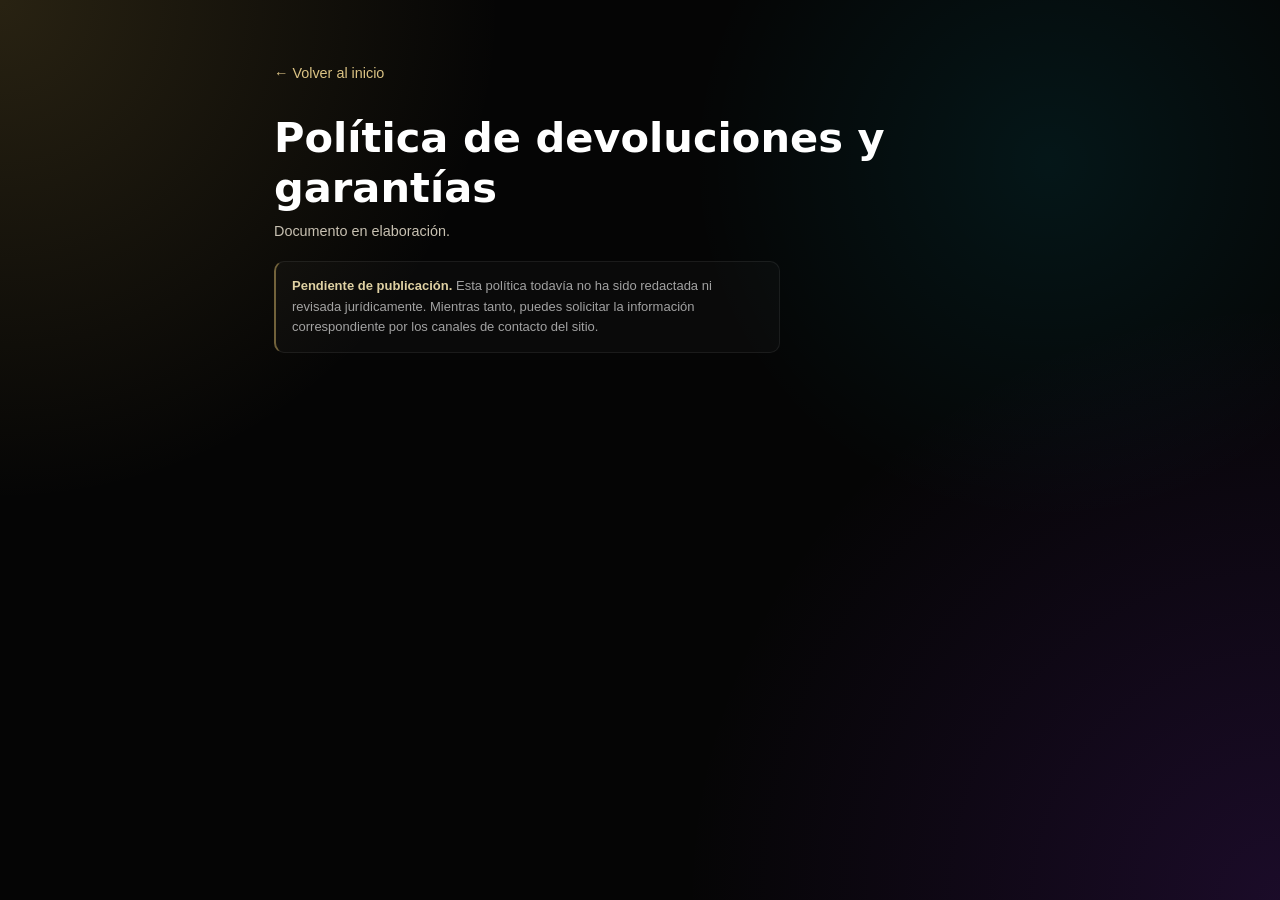
<file: devoluciones-y-garantias/index.html>
<!DOCTYPE html>
<html lang="es-CO">
<head>
  <meta charset="UTF-8" />
  <meta name="viewport" content="width=device-width, initial-scale=1.0" />
  <meta name="robots" content="noindex" />
  <title>Política de devoluciones y garantías · Cura</title>
  <link rel="stylesheet" href="/pos-home-3d.css" />
  <link rel="stylesheet" href="/pos-enhance.css" />
  <link rel="stylesheet" href="/legal.css" />
</head>
<body>
  <main class="legal-page">
    <a class="legal-back" href="/">← Volver al inicio</a>

    <h1>Política de devoluciones y garantías</h1>
    <p class="legal-updated">Documento en elaboración.</p>

    <p class="legal-note">
      <span><strong>Pendiente de publicación.</strong> Esta política todavía no ha sido
      redactada ni revisada jurídicamente. Mientras tanto, puedes solicitar la información
      correspondiente por los canales de contacto del sitio.</span>
    </p>

    <!-- TODO LEGAL: redactar conforme a la Ley 1480 de 2011. Debe cubrir como mínimo:
         la garantía legal del producto o servicio y su alcance, el derecho de retracto
         (art. 47) y el plazo de 5 días hábiles cuando aplique, la reversión del pago
         (art. 51), el procedimiento y los canales para presentar una reclamación, y los
         plazos de respuesta. -->
  </main>
</body>
</html>
</file>
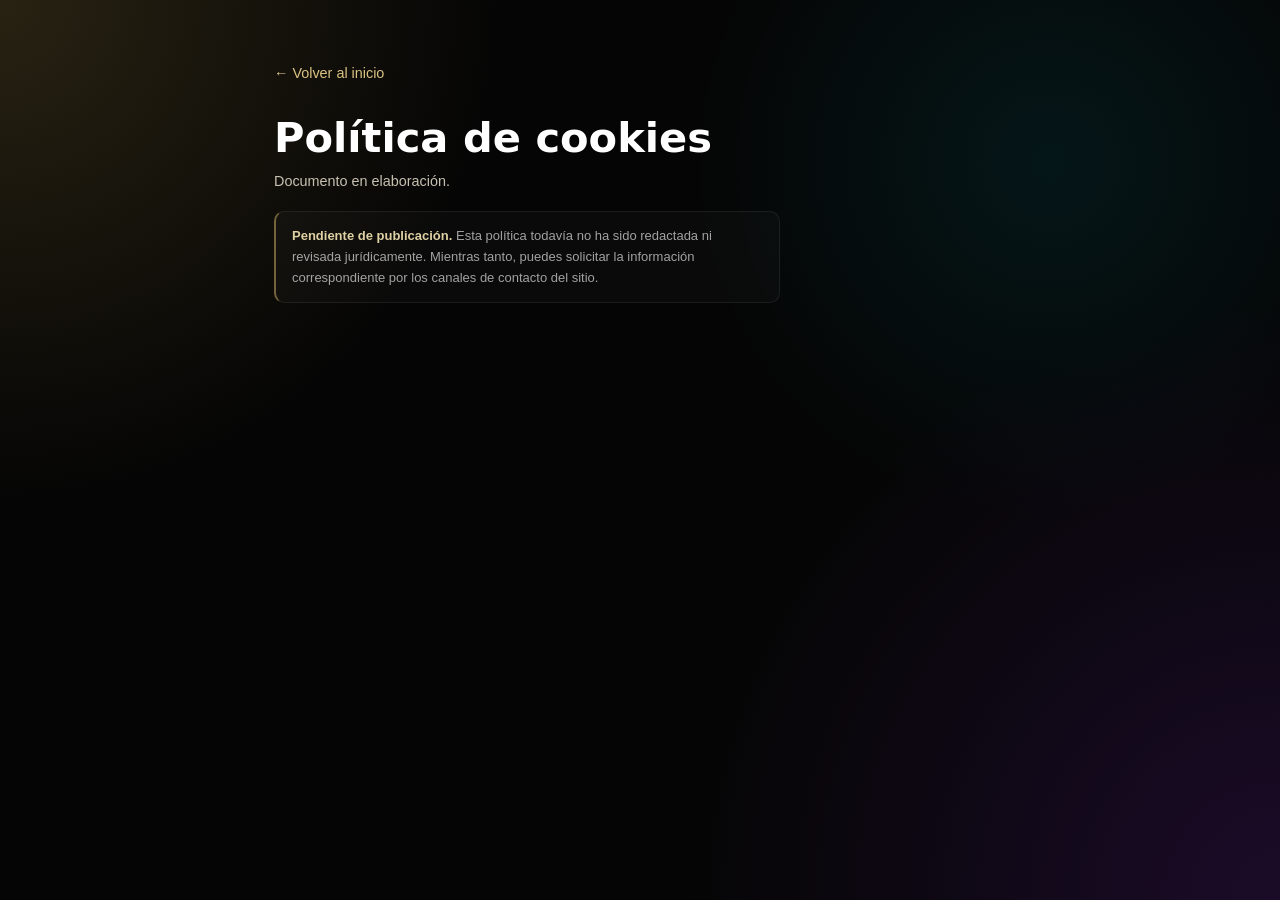
<file: politica-de-cookies/index.html>
<!DOCTYPE html>
<html lang="es-CO">
<head>
  <meta charset="UTF-8" />
  <meta name="viewport" content="width=device-width, initial-scale=1.0" />
  <meta name="robots" content="noindex" />
  <title>Política de cookies · Cura</title>
  <link rel="stylesheet" href="/pos-home-3d.css" />
  <link rel="stylesheet" href="/pos-enhance.css" />
  <link rel="stylesheet" href="/legal.css" />
</head>
<body>
  <main class="legal-page">
    <a class="legal-back" href="/">← Volver al inicio</a>

    <h1>Política de cookies</h1>
    <p class="legal-updated">Documento en elaboración.</p>

    <p class="legal-note">
      <span><strong>Pendiente de publicación.</strong> Esta política todavía no ha sido
      redactada ni revisada jurídicamente. Mientras tanto, puedes solicitar la información
      correspondiente por los canales de contacto del sitio.</span>
    </p>

    <!-- TODO LEGAL: redactar. Debe listar qué cookies y tecnologías similares usa el sitio,
         su finalidad, si son propias o de terceros, su duración y cómo desactivarlas.
         Verificar primero qué se está cargando realmente: hoy el sitio carga Google Fonts
         desde un dominio externo, lo que implica una conexión a un tercero. -->
  </main>
</body>
</html>
</file>
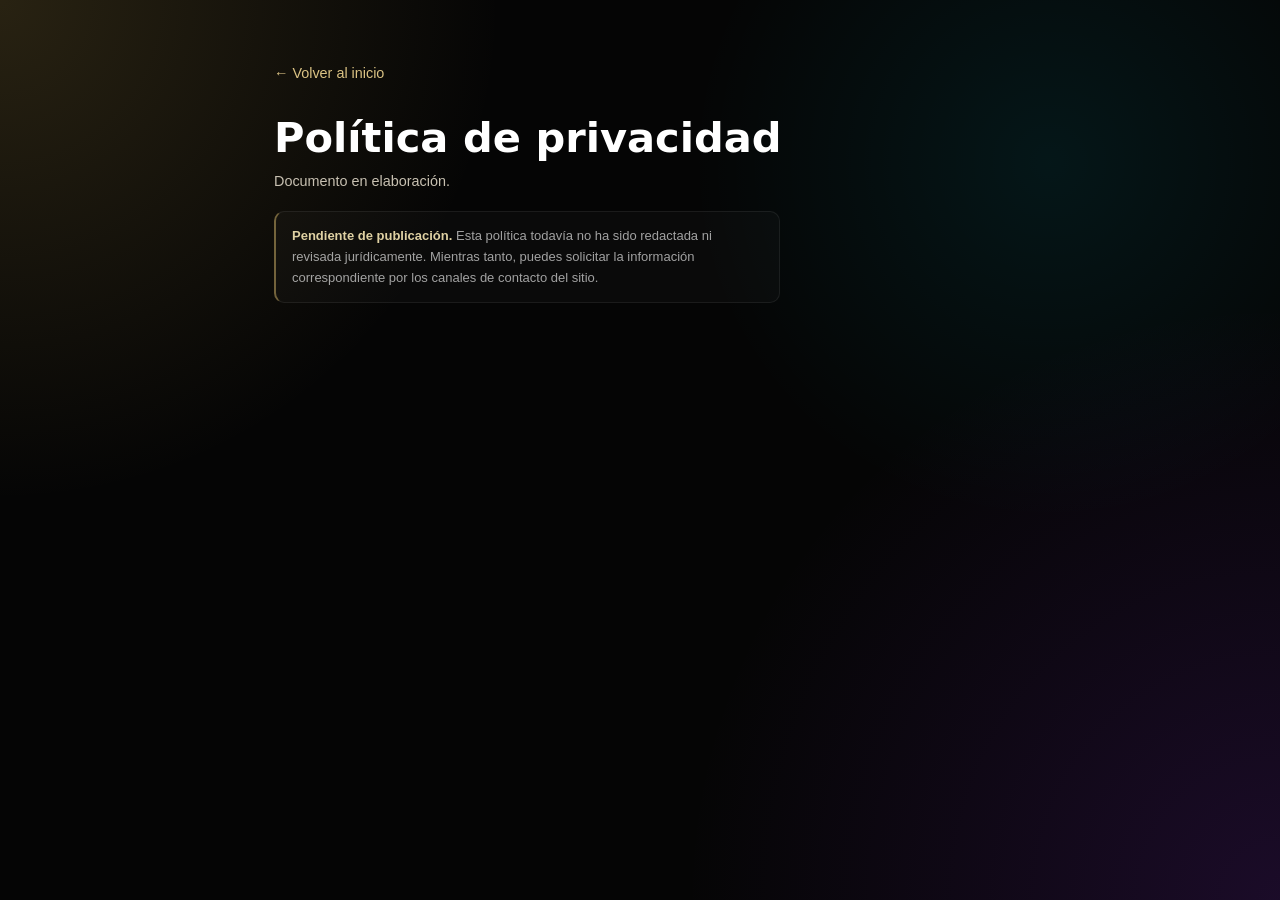
<file: politica-de-privacidad/index.html>
<!DOCTYPE html>
<html lang="es-CO">
<head>
  <meta charset="UTF-8" />
  <meta name="viewport" content="width=device-width, initial-scale=1.0" />
  <meta name="robots" content="noindex" />
  <title>Política de privacidad · Cura</title>
  <link rel="stylesheet" href="/pos-home-3d.css" />
  <link rel="stylesheet" href="/pos-enhance.css" />
  <link rel="stylesheet" href="/legal.css" />
</head>
<body>
  <main class="legal-page">
    <a class="legal-back" href="/">← Volver al inicio</a>

    <h1>Política de privacidad</h1>
    <p class="legal-updated">Documento en elaboración.</p>

    <p class="legal-note">
      <span><strong>Pendiente de publicación.</strong> Esta política todavía no ha sido
      redactada ni revisada jurídicamente. Mientras tanto, puedes solicitar la información
      correspondiente por los canales de contacto del sitio.</span>
    </p>

    <!-- TODO LEGAL: redactar y revisar con asesoría jurídica. Debe cubrir como mínimo:
         identificación del responsable del tratamiento, qué datos se recogen y por qué
         canales, finalidades, base legal, encargados y terceros con los que se comparten,
         transferencias internacionales, plazos de conservación, medidas de seguridad y
         canal para ejercer derechos. Ver también /tratamiento-de-datos. -->
  </main>
</body>
</html>
</file>
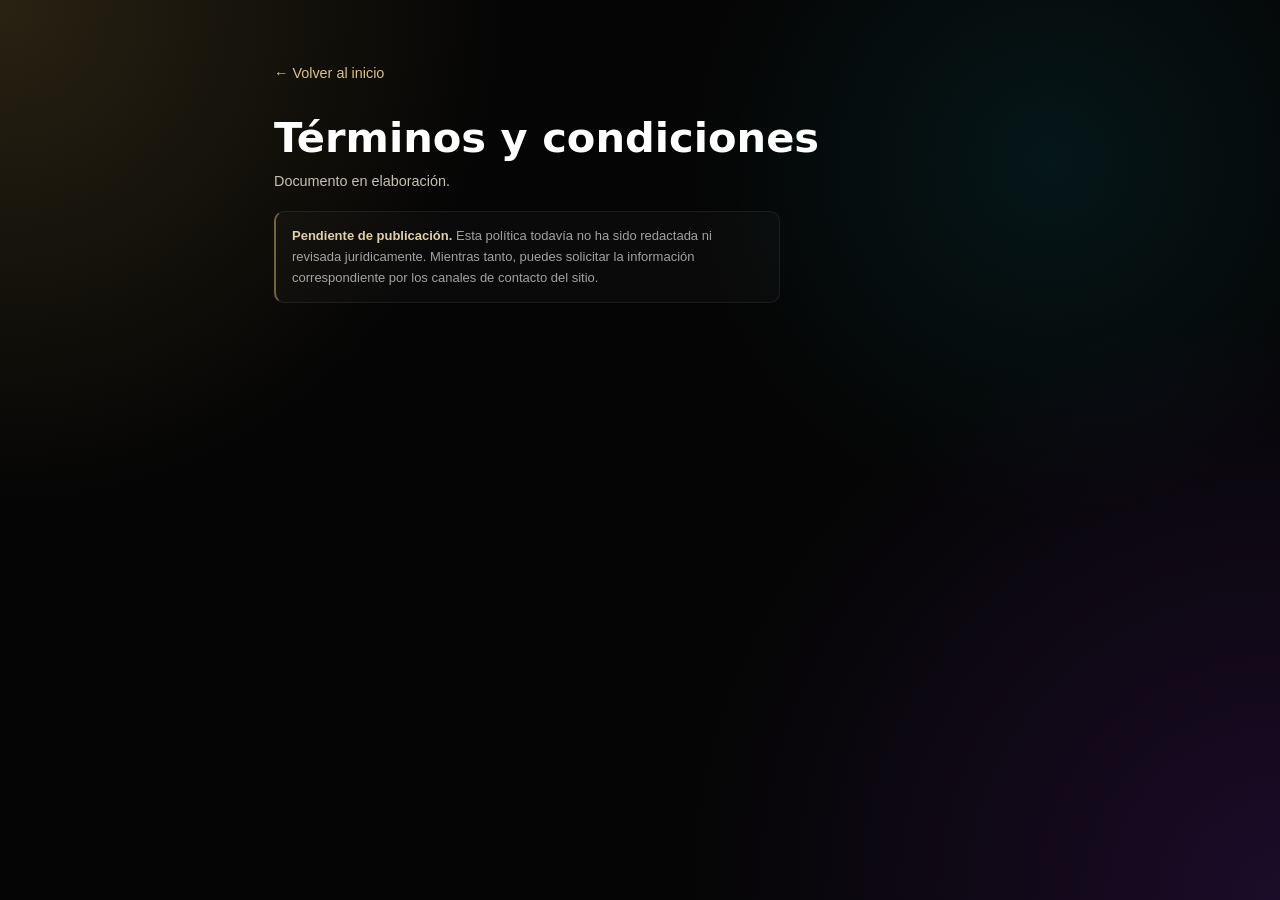
<file: terminos-y-condiciones/index.html>
<!DOCTYPE html>
<html lang="es-CO">
<head>
  <meta charset="UTF-8" />
  <meta name="viewport" content="width=device-width, initial-scale=1.0" />
  <meta name="robots" content="noindex" />
  <title>Términos y condiciones · Cura</title>
  <link rel="stylesheet" href="/pos-home-3d.css" />
  <link rel="stylesheet" href="/pos-enhance.css" />
  <link rel="stylesheet" href="/legal.css" />
</head>
<body>
  <main class="legal-page">
    <a class="legal-back" href="/">← Volver al inicio</a>

    <h1>Términos y condiciones</h1>
    <p class="legal-updated">Documento en elaboración.</p>

    <p class="legal-note">
      <span><strong>Pendiente de publicación.</strong> Esta política todavía no ha sido
      redactada ni revisada jurídicamente. Mientras tanto, puedes solicitar la información
      correspondiente por los canales de contacto del sitio.</span>
    </p>

    <!-- TODO LEGAL: redactar y revisar con asesoría jurídica. Debe cubrir como mínimo:
         identificación del proveedor (razón social, NIT, domicilio), objeto y alcance del
         servicio, condiciones de contratación y precio, duración y renovación, obligaciones
         de las partes, niveles de servicio y disponibilidad, limitación de responsabilidad,
         causales de terminación, y ley aplicable y jurisdicción (Colombia). -->
  </main>
</body>
</html>
</file>
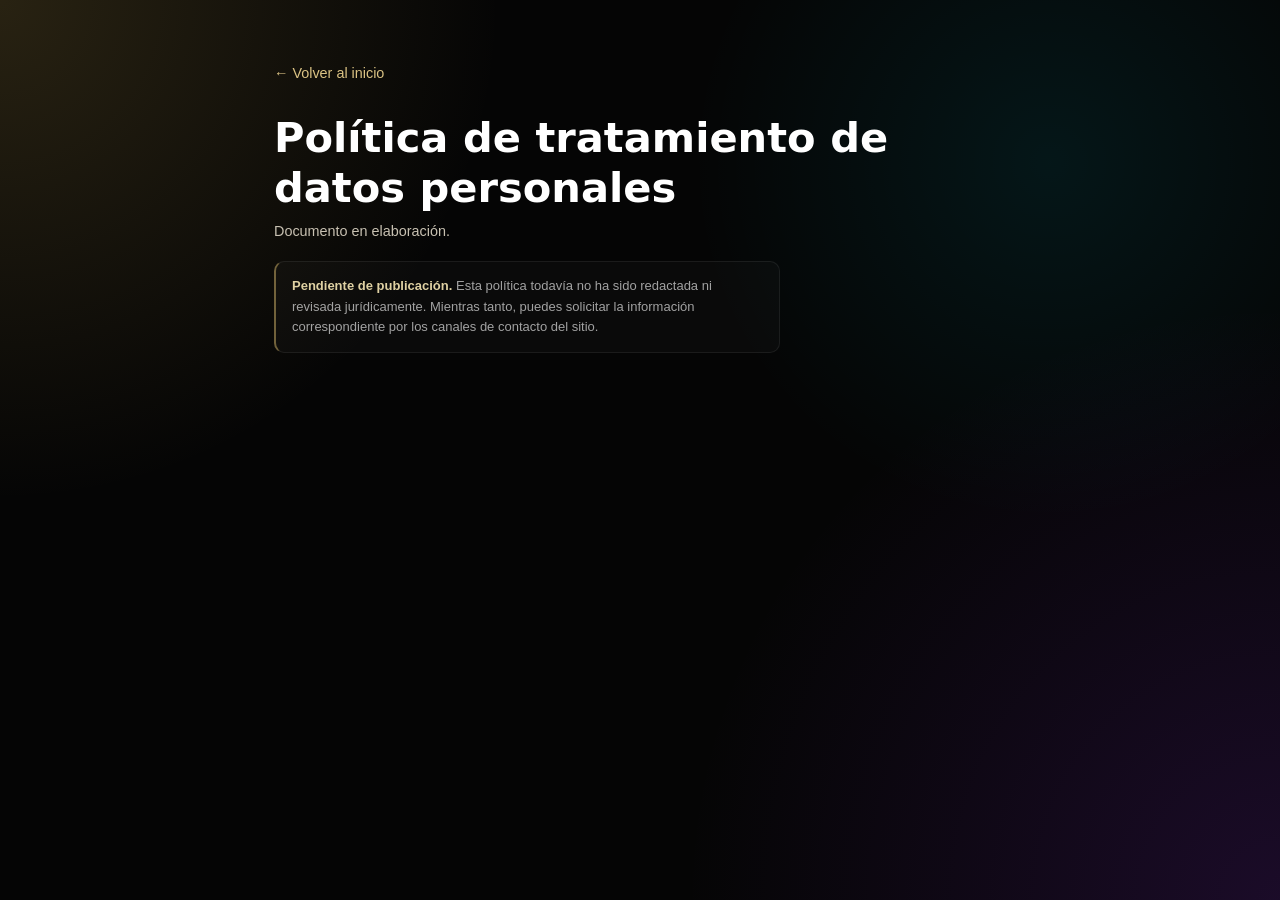
<file: tratamiento-de-datos/index.html>
<!DOCTYPE html>
<html lang="es-CO">
<head>
  <meta charset="UTF-8" />
  <meta name="viewport" content="width=device-width, initial-scale=1.0" />
  <meta name="robots" content="noindex" />
  <title>Tratamiento de datos personales (Habeas Data) · Cura</title>
  <link rel="stylesheet" href="/pos-home-3d.css" />
  <link rel="stylesheet" href="/pos-enhance.css" />
  <link rel="stylesheet" href="/legal.css" />
</head>
<body>
  <main class="legal-page">
    <a class="legal-back" href="/">← Volver al inicio</a>

    <h1>Política de tratamiento de datos personales</h1>
    <p class="legal-updated">Documento en elaboración.</p>

    <p class="legal-note">
      <span><strong>Pendiente de publicación.</strong> Esta política todavía no ha sido
      redactada ni revisada jurídicamente. Mientras tanto, puedes solicitar la información
      correspondiente por los canales de contacto del sitio.</span>
    </p>

    <!-- TODO LEGAL: es la política exigida por la Ley 1581 de 2012 y el Decreto 1074 de
         2015. El pie de página del sitio ya enlaza aquí, así que tiene prioridad. Debe
         cubrir como mínimo: identificación y datos de contacto del responsable,
         finalidades del tratamiento, derechos del titular (conocer, actualizar, rectificar,
         suprimir y revocar la autorización), procedimiento y canal para consultas y
         reclamos con sus plazos legales, tratamiento de datos sensibles y de menores, y
         fecha de entrada en vigencia. -->
  </main>
</body>
</html>
</file>
<file: pos-home-3d.css>
* {
  margin: 0;
  padding: 0;
  box-sizing: border-box;
}

:root {
  --bg: #050505;
  --bg-soft: #0d0d0f;
  --card: rgba(255, 255, 255, 0.075);
  --card-strong: rgba(255, 255, 255, 0.12);
  --border: rgba(255, 255, 255, 0.15);
  --border-gold: rgba(201, 167, 77, 0.55);

  --text: #ffffff;
  --muted: #b9b2a2;

  --gold: #c9a74d;
  --gold-light: #ffe39a;
  --gold-dark: #7d6125;

  --cyan: #00e5ff;
  --green: #43ff9c;
  --purple: #8e2de2;

  --shadow-gold: 0 0 34px rgba(201, 167, 77, 0.35);
  --shadow-dark: 0 24px 90px rgba(0, 0, 0, 0.55);
}

html {
  scroll-behavior: smooth;
}

body {
  min-height: 100vh;
  background:
    radial-gradient(circle at top left, rgba(201, 167, 77, 0.18), transparent 32%),
    radial-gradient(circle at 82% 18%, rgba(0, 229, 255, 0.08), transparent 28%),
    radial-gradient(circle at bottom right, rgba(142, 45, 226, 0.16), transparent 38%),
    var(--bg);
  color: var(--text);
  font-family: Arial, Helvetica, sans-serif;
  overflow-x: hidden;
}

a {
  color: inherit;
}

.pos-page {
  min-height: 100vh;
  position: relative;
  overflow: hidden;
}

.grid-bg {
  position: absolute;
  inset: 0;
  background-image:
    linear-gradient(rgba(255, 255, 255, 0.035) 1px, transparent 1px),
    linear-gradient(90deg, rgba(255, 255, 255, 0.035) 1px, transparent 1px);
  background-size: 62px 62px;
  mask-image: linear-gradient(to bottom, black, transparent 88%);
  pointer-events: none;
}

.gold-glow,
.blue-glow {
  position: absolute;
  border-radius: 50%;
  filter: blur(92px);
  pointer-events: none;
  animation: glowMove 8s ease-in-out infinite alternate;
}

.gold-glow {
  width: 430px;
  height: 430px;
  background: var(--gold);
  opacity: 0.4;
}

.glow-one {
  top: 8%;
  left: -160px;
}

.glow-two {
  right: -180px;
  bottom: 10%;
  background: var(--purple);
  animation-delay: 1.4s;
}

.blue-glow {
  width: 300px;
  height: 300px;
  background: var(--cyan);
  top: 35%;
  right: 15%;
  opacity: 0.16;
  animation-delay: 2.2s;
}

@keyframes glowMove {
  from {
    transform: translateY(0) scale(1);
  }

  to {
    transform: translateY(-48px) scale(1.14);
  }
}

.topbar {
  width: min(1200px, 92%);
  height: 82px;
  margin: 0 auto;
  display: flex;
  align-items: center;
  justify-content: space-between;
  position: relative;
  z-index: 30;
}

.brand {
  display: inline-flex;
  align-items: center;
  gap: 12px;
  text-decoration: none;
}

.brand-mark {
  width: 48px;
  height: 48px;
  display: grid;
  place-items: center;
  border-radius: 16px;
  color: #151006;
  font-weight: 900;
  background: linear-gradient(135deg, var(--gold-light), var(--gold));
  box-shadow: var(--shadow-gold);
  transform: rotateX(14deg) rotateY(-16deg);
}

.brand-text strong {
  display: block;
  color: var(--gold-light);
  font-size: 1.08rem;
  letter-spacing: 0.5px;
}

.brand-text small {
  display: block;
  color: var(--muted);
  margin-top: 2px;
  font-size: 0.78rem;
}

.nav-links {
  display: flex;
  align-items: center;
  gap: 28px;
}

.nav-links a {
  color: var(--muted);
  text-decoration: none;
  font-size: 0.94rem;
  transition: color 0.25s ease, text-shadow 0.25s ease;
}

.nav-links a:hover {
  color: var(--gold-light);
  text-shadow: var(--shadow-gold);
}

.topbar-actions {
  display: flex;
  align-items: center;
  gap: 10px;
}

.btn {
  min-height: 48px;
  padding: 14px 20px;
  border-radius: 16px;
  text-decoration: none;
  border: none;
  cursor: pointer;
  display: inline-flex;
  align-items: center;
  justify-content: center;
  font-weight: 900;
  transition:
    transform 0.25s ease,
    box-shadow 0.25s ease,
    background 0.25s ease,
    border-color 0.25s ease;
}

.btn.primary,
.btn-gold {
  color: #151006;
  background: linear-gradient(135deg, var(--gold-light), var(--gold));
  box-shadow: var(--shadow-gold);
}

.btn.primary:hover,
.btn-gold:hover {
  transform: translateY(-4px);
  box-shadow: 0 0 55px rgba(201, 167, 77, 0.65);
}

.btn.secondary {
  color: #061014;
  background: linear-gradient(135deg, var(--cyan), #78fff2);
  box-shadow: 0 0 30px rgba(0, 229, 255, 0.25);
}

.btn.glass,
.btn.ghost,
.btn.outline {
  color: var(--text);
  background: rgba(255, 255, 255, 0.08);
  border: 1px solid var(--border);
  backdrop-filter: blur(14px);
}

.btn.glass:hover,
.btn.ghost:hover,
.btn.outline:hover {
  transform: translateY(-4px);
  border-color: var(--border-gold);
  background: rgba(201, 167, 77, 0.12);
}

.menu-toggle {
  display: none;
  width: 45px;
  height: 45px;
  border: 1px solid var(--border);
  border-radius: 14px;
  background: rgba(255, 255, 255, 0.08);
  cursor: pointer;
}

.menu-toggle span {
  display: block;
  width: 20px;
  height: 2px;
  margin: 5px auto;
  background: var(--gold-light);
  border-radius: 999px;
}

.mobile-menu {
  display: none;
}

.hero {
  width: min(1200px, 92%);
  min-height: calc(100vh - 82px);
  margin: 0 auto;
  padding: 42px 0 90px;
  display: grid;
  grid-template-columns: 1.02fr 0.98fr;
  align-items: center;
  gap: 54px;
  position: relative;
  z-index: 5;
}

.badge {
  width: fit-content;
  max-width: 100%;
  padding: 10px 16px;
  margin-bottom: 24px;
  border-radius: 999px;
  border: 1px solid var(--border-gold);
  color: var(--gold-light);
  background: rgba(201, 167, 77, 0.08);
  box-shadow: inset 0 0 22px rgba(201, 167, 77, 0.08);
  backdrop-filter: blur(14px);
  font-size: 0.9rem;
}

.pulse-dot {
  width: 9px;
  height: 9px;
  display: inline-block;
  margin-right: 8px;
  border-radius: 50%;
  background: var(--green);
  box-shadow: 0 0 18px var(--green);
  animation: pulseDot 1.4s ease-in-out infinite;
}

@keyframes pulseDot {
  50% {
    transform: scale(1.45);
  }
}

.hero-content h1 {
  font-size: clamp(2.6rem, 6.8vw, 5.8rem);
  line-height: 0.94;
  letter-spacing: -3px;
  margin-bottom: 24px;
}

.hero-content h1 span {
  display: block;
  color: transparent;
  background: linear-gradient(90deg, var(--gold-light), var(--gold), var(--cyan));
  -webkit-background-clip: text;
  background-clip: text;
}

.hero-content p {
  max-width: 590px;
  color: var(--muted);
  font-size: 1.08rem;
  line-height: 1.72;
  margin-bottom: 32px;
}

.hero-actions {
  display: flex;
  align-items: center;
  gap: 16px;
  flex-wrap: wrap;
}

.hero-stats {
  display: flex;
  gap: 18px;
  margin-top: 40px;
  flex-wrap: wrap;
}

.hero-stats article {
  min-width: 130px;
  padding: 16px;
  border-radius: 20px;
  background: var(--card);
  border: 1px solid var(--border);
  backdrop-filter: blur(16px);
  transform-style: preserve-3d;
  transition: 0.3s ease;
}

.hero-stats article:hover {
  transform: translateY(-8px) rotateX(6deg) rotateY(-6deg);
  border-color: var(--border-gold);
  box-shadow: var(--shadow-gold);
}

.hero-stats strong {
  display: block;
  color: var(--gold-light);
  font-size: 1.05rem;
}

.hero-stats span {
  display: block;
  margin-top: 5px;
  color: var(--muted);
  font-size: 0.84rem;
}

.visual-zone {
  height: 650px;
  position: relative;
  perspective: 1200px;
  transform-style: preserve-3d;
  transition: transform 0.2s ease-out;
}

.orbit {
  position: absolute;
  top: 50%;
  left: 50%;
  border-radius: 50%;
  transform-style: preserve-3d;
  pointer-events: none;
}

.orbit-main {
  width: 420px;
  height: 420px;
  translate: -50% -50%;
  border: 1px solid rgba(201, 167, 77, 0.4);
  box-shadow:
    inset 0 0 40px rgba(201, 167, 77, 0.12),
    0 0 50px rgba(201, 167, 77, 0.12);
  animation: orbitMain 12s linear infinite;
}

.orbit-main::before,
.orbit-main::after {
  content: "";
  position: absolute;
  border-radius: 50%;
  border: 1px dashed rgba(255, 255, 255, 0.18);
}

.orbit-main::before {
  inset: 35px;
}

.orbit-main::after {
  inset: 85px;
  border-color: rgba(0, 229, 255, 0.22);
}

.orbit-secondary {
  width: 540px;
  height: 190px;
  translate: -50% -50%;
  border: 1px solid rgba(0, 229, 255, 0.18);
  transform: rotateX(68deg) rotateZ(-12deg);
  animation: orbitSecondary 9s linear infinite reverse;
}

@keyframes orbitMain {
  from {
    transform: rotateX(66deg) rotateZ(0deg);
  }

  to {
    transform: rotateX(66deg) rotateZ(360deg);
  }
}

@keyframes orbitSecondary {
  from {
    transform: rotateX(68deg) rotateZ(0deg);
  }

  to {
    transform: rotateX(68deg) rotateZ(360deg);
  }
}

.pos-terminal {
  position: absolute;
  top: 50%;
  left: 50%;
  width: 275px;
  translate: -50% -50%;
  transform-style: preserve-3d;
  animation: terminalFloat 6s ease-in-out infinite;
  transition: transform 0.2s ease-out;
}

@keyframes terminalFloat {
  50% {
    transform: translateY(-20px) rotateX(8deg) rotateY(16deg);
  }
}

.terminal-screen {
  padding: 18px;
  min-height: 315px;
  border-radius: 28px;
  border: 1px solid var(--border-gold);
  background:
    radial-gradient(circle at top right, rgba(201, 167, 77, 0.18), transparent 38%),
    rgba(5, 5, 5, 0.72);
  backdrop-filter: blur(18px);
  box-shadow:
    inset 0 0 35px rgba(255, 255, 255, 0.04),
    0 30px 90px rgba(0, 0, 0, 0.55),
    var(--shadow-gold);
}

.screen-top {
  display: flex;
  gap: 7px;
  margin-bottom: 18px;
}

.screen-top span {
  width: 10px;
  height: 10px;
  border-radius: 50%;
  background: var(--gold);
  box-shadow: var(--shadow-gold);
}

.screen-title {
  color: var(--gold-light);
  font-size: 0.82rem;
  font-weight: 900;
  letter-spacing: 2px;
  margin-bottom: 18px;
}

.sale-line,
.screen-total {
  display: flex;
  align-items: center;
  justify-content: space-between;
  gap: 14px;
  padding: 13px 0;
  border-bottom: 1px solid rgba(255, 255, 255, 0.10);
}

.sale-line span,
.screen-total span {
  color: var(--muted);
}

.sale-line strong,
.screen-total strong {
  color: var(--gold-light);
}

.screen-total {
  margin-top: 12px;
  padding: 16px;
  border: 1px solid rgba(201, 167, 77, 0.3);
  border-radius: 18px;
  background: rgba(201, 167, 77, 0.08);
}

.terminal-base {
  width: 230px;
  margin: -10px auto 0;
  padding: 18px;
  border-radius: 0 0 28px 28px;
  border: 1px solid rgba(201, 167, 77, 0.28);
  background: rgba(255, 255, 255, 0.07);
  backdrop-filter: blur(16px);
  box-shadow: var(--shadow-dark);
}

.reader {
  width: 100%;
  height: 10px;
  border-radius: 999px;
  background: rgba(0, 229, 255, 0.25);
  box-shadow: 0 0 25px rgba(0, 229, 255, 0.25);
  margin-bottom: 15px;
}

.keys {
  display: grid;
  grid-template-columns: repeat(3, 1fr);
  gap: 9px;
}

.keys span {
  height: 18px;
  border-radius: 8px;
  background: rgba(255, 255, 255, 0.14);
}

.float-card {
  position: absolute;
  width: 205px;
  padding: 17px;
  border-radius: 24px;
  text-decoration: none;
  color: var(--text);
  background: var(--card);
  border: 1px solid var(--border);
  box-shadow: var(--shadow-dark);
  backdrop-filter: blur(18px);
  transform-style: preserve-3d;
  animation: floatCard 5.8s ease-in-out infinite;
  transition: 0.25s ease;
}

.float-card:hover {
  transform: translateY(-10px) rotateX(7deg) rotateY(-7deg);
  border-color: var(--border-gold);
  box-shadow: 0 25px 90px rgba(201, 167, 77, 0.16);
}

.card-icon {
  display: block;
  font-size: 1.6rem;
  margin-bottom: 10px;
}

.float-card strong {
  display: block;
  color: var(--gold-light);
  margin-bottom: 6px;
}

.float-card small {
  display: block;
  color: var(--muted);
  line-height: 1.45;
}

.card-ventas {
  top: 72px;
  left: 0;
}

.card-stock {
  top: 210px;
  right: 0;
  animation-delay: 0.6s;
}

.card-finanzas {
  bottom: 86px;
  left: 40px;
  animation-delay: 1s;
}

.card-pulso {
  bottom: 42px;
  right: 28px;
  animation-delay: 1.4s;
}

@keyframes floatCard {
  50% {
    translate: 0 -20px;
  }
}

.modules-section,
.cube-showcase-section,
.finance-section,
.analytics-section,
.intelligence-section,
.diagnostic-section,
.sales-rhythm-section,
.hybrid-section {
  width: min(1200px, 92%);
  margin: 0 auto 105px;
  position: relative;
  z-index: 5;
}

.section-header {
  text-align: center;
  max-width: 780px;
  margin: 0 auto 46px;
}

.section-header span,
.finance-copy span {
  display: inline-flex;
  margin-bottom: 12px;
  color: var(--gold-light);
  font-weight: 800;
  letter-spacing: 1px;
  text-transform: uppercase;
  font-size: 0.78rem;
}

.section-header h2,
.finance-copy h2 {
  font-size: clamp(2rem, 4vw, 3.4rem);
  line-height: 1.04;
  margin-bottom: 16px;
}

.section-header p,
.finance-copy p {
  color: var(--muted);
  line-height: 1.72;
  font-size: 1.02rem;
}

.module-grid {
  display: grid;
  grid-template-columns: repeat(3, 1fr);
  gap: 22px;
}

.module-card,
.analytics-card {
  min-height: 245px;
  padding: 25px;
  border-radius: 28px;
  text-decoration: none;
  color: var(--text);
  background:
    linear-gradient(145deg, rgba(255, 255, 255, 0.09), rgba(255, 255, 255, 0.045)),
    rgba(255, 255, 255, 0.04);
  border: 1px solid var(--border);
  backdrop-filter: blur(16px);
  box-shadow: 0 16px 70px rgba(0, 0, 0, 0.22);
  transform-style: preserve-3d;
  transition: 0.3s ease;
}

.module-card:hover,
.analytics-card:hover {
  transform: translateY(-10px) rotateX(5deg) rotateY(-5deg);
  border-color: var(--border-gold);
  box-shadow: 0 30px 90px rgba(201, 167, 77, 0.13);
}

.module-card-icon {
  width: 44px;
  height: 44px;
  border-radius: 15px;
  display: grid;
  place-items: center;
  margin-bottom: 14px;
  color: #161006;
  font-weight: 900;
  background: linear-gradient(135deg, var(--gold-light), var(--gold));
  box-shadow: var(--shadow-gold);
}

.module-card h3,
.analytics-card h3 {
  font-size: 1.22rem;
  margin-bottom: 12px;
}

.module-card p,
.analytics-card p {
  color: var(--muted);
  line-height: 1.58;
  margin-bottom: 20px;
}

.module-card span {
  color: var(--gold-light);
  font-weight: 800;
}

.intelligence-grid {
  display: grid;
  grid-template-columns: 1.2fr 0.8fr 0.8fr;
  gap: 22px;
}

.intelligence-card {
  min-height: 260px;
  padding: 26px;
  border-radius: 30px;
  color: var(--text);
  background:
    radial-gradient(circle at top right, rgba(201, 167, 77, 0.14), transparent 38%),
    linear-gradient(145deg, rgba(255, 255, 255, 0.10), rgba(255, 255, 255, 0.045));
  border: 1px solid var(--border);
  backdrop-filter: blur(18px);
  box-shadow: var(--shadow-dark);
  transform-style: preserve-3d;
  transition: 0.3s ease;
}

.intelligence-card:hover {
  transform: translateY(-10px) rotateX(5deg) rotateY(-5deg);
  border-color: var(--border-gold);
  box-shadow: 0 30px 95px rgba(201, 167, 77, 0.16);
}

.intelligence-main {
  grid-row: span 2;
}

.intelligence-icon {
  width: 52px;
  height: 52px;
  display: grid;
  place-items: center;
  margin-bottom: 18px;
  border-radius: 18px;
  color: #151006;
  font-size: 1.35rem;
  background: linear-gradient(135deg, var(--gold-light), var(--gold));
  box-shadow: var(--shadow-gold);
}

.intelligence-card h3 {
  font-size: 1.35rem;
  margin-bottom: 14px;
  color: var(--gold-light);
}

.intelligence-card p {
  color: var(--muted);
  line-height: 1.68;
}

.smart-tags {
  display: flex;
  flex-wrap: wrap;
  gap: 10px;
  margin-top: 22px;
}

.smart-tags span {
  padding: 9px 12px;
  border-radius: 999px;
  color: var(--gold-light);
  border: 1px solid rgba(201, 167, 77, 0.25);
  background: rgba(201, 167, 77, 0.10);
  font-size: 0.84rem;
}

.diagnostic-panel {
  min-height: 620px;
  padding: 42px;
  border-radius: 38px;
  display: grid;
  grid-template-columns: 1fr 1fr;
  align-items: center;
  gap: 38px;
  background:
    radial-gradient(circle at 78% 28%, rgba(201, 167, 77, 0.18), transparent 38%),
    linear-gradient(145deg, rgba(255, 255, 255, 0.09), rgba(255, 255, 255, 0.04));
  border: 1px solid var(--border);
  box-shadow: var(--shadow-dark);
  overflow: hidden;
  position: relative;
}

.diagnostic-copy {
  position: relative;
  z-index: 2;
}

.diagnostic-copy span {
  display: inline-flex;
  margin-bottom: 12px;
  color: var(--gold-light);
  font-weight: 800;
  letter-spacing: 1px;
  text-transform: uppercase;
  font-size: 0.78rem;
}

.diagnostic-copy h2 {
  font-size: clamp(2rem, 4vw, 3.4rem);
  line-height: 1.04;
  margin-bottom: 16px;
}

.diagnostic-copy p {
  color: var(--muted);
  line-height: 1.72;
  font-size: 1.02rem;
  margin-bottom: 24px;
}

.diagnostic-list {
  display: grid;
  gap: 12px;
}

.diagnostic-list div {
  display: grid;
  grid-template-columns: 48px 1fr;
  align-items: center;
  gap: 12px;
  padding: 13px;
  border-radius: 18px;
  border: 1px solid rgba(201, 167, 77, 0.18);
  background: rgba(255, 255, 255, 0.055);
  backdrop-filter: blur(14px);
}

.diagnostic-list strong {
  width: 42px;
  height: 42px;
  display: grid;
  place-items: center;
  border-radius: 14px;
  color: #151006;
  background: linear-gradient(135deg, var(--gold-light), var(--gold));
  box-shadow: var(--shadow-gold);
}

.diagnostic-list span {
  margin: 0;
  color: var(--muted);
  text-transform: none;
  letter-spacing: 0;
  font-size: 0.94rem;
  font-weight: 400;
}

.diagnostic-holo {
  height: 500px;
  position: relative;
  perspective: 1100px;
}

.diagnostic-ring {
  position: absolute;
  top: 50%;
  left: 50%;
  width: 380px;
  height: 380px;
  translate: -50% -50%;
  border-radius: 50%;
  border: 1px solid rgba(201, 167, 77, 0.35);
  transform: rotateX(65deg);
  box-shadow:
    inset 0 0 45px rgba(201, 167, 77, 0.12),
    0 0 45px rgba(201, 167, 77, 0.12);
  animation: diagnosticRingRotate 10s linear infinite;
}

.diagnostic-ring::before,
.diagnostic-ring::after {
  content: "";
  position: absolute;
  border-radius: 50%;
  border: 1px dashed rgba(255, 255, 255, 0.16);
}

.diagnostic-ring::before {
  inset: 45px;
}

.diagnostic-ring::after {
  inset: 95px;
  border-color: rgba(0, 229, 255, 0.22);
}

@keyframes diagnosticRingRotate {
  from {
    transform: rotateX(65deg) rotateZ(0deg);
  }

  to {
    transform: rotateX(65deg) rotateZ(360deg);
  }
}

.diagnostic-center-card {
  position: absolute;
  top: 50%;
  left: 50%;
  width: 260px;
  min-height: 180px;
  translate: -50% -50%;
  padding: 24px;
  border-radius: 28px;
  border: 1px solid var(--border-gold);
  background: rgba(5, 5, 5, 0.62);
  backdrop-filter: blur(18px);
  box-shadow: var(--shadow-gold);
  display: flex;
  flex-direction: column;
  justify-content: center;
  text-align: center;
}

.diagnostic-center-card small {
  color: var(--muted);
  margin-bottom: 8px;
}

.diagnostic-center-card strong {
  color: var(--gold-light);
  font-size: 3rem;
  letter-spacing: 2px;
  text-shadow: var(--shadow-gold);
}

.diagnostic-center-card span {
  color: var(--muted);
  line-height: 1.45;
  margin-top: 8px;
}

.diagnostic-chip {
  position: absolute;
  min-width: 110px;
  padding: 10px 14px;
  border-radius: 999px;
  text-align: center;
  font-size: 0.86rem;
  font-weight: 900;
  color: #151006;
  background: linear-gradient(135deg, var(--gold-light), var(--gold));
  box-shadow: var(--shadow-gold);
  animation: diagnosticChipFloat 5s ease-in-out infinite;
}

.diagnostic-chip-one {
  top: 50px;
  left: 50%;
  translate: -50% 0;
}

.diagnostic-chip-two {
  top: 50%;
  right: 20px;
  animation-delay: 0.6s;
}

.diagnostic-chip-three {
  left: 0;
  top: 50%;
  animation-delay: 1.1s;
}

.diagnostic-chip-four {
  bottom: 50px;
  left: 50%;
  translate: -50% 0;
  animation-delay: 1.6s;
}

@keyframes diagnosticChipFloat {
  50% {
    transform: translateY(-15px);
  }
}

.rhythm-dashboard {
  display: grid;
  grid-template-columns: 0.95fr 1.05fr;
  gap: 24px;
  align-items: stretch;
}

.heatmap-card,
.rhythm-cards article {
  border-radius: 30px;
  border: 1px solid var(--border);
  background:
    radial-gradient(circle at top right, rgba(0, 229, 255, 0.10), transparent 34%),
    linear-gradient(145deg, rgba(255, 255, 255, 0.10), rgba(255, 255, 255, 0.045));
  backdrop-filter: blur(18px);
  box-shadow: var(--shadow-dark);
}

.heatmap-card {
  min-height: 420px;
  padding: 26px;
}

.heatmap-header {
  display: flex;
  align-items: flex-start;
  justify-content: space-between;
  gap: 16px;
  margin-bottom: 24px;
}

.heatmap-header span {
  display: block;
  color: var(--muted);
  font-size: 0.82rem;
  margin-bottom: 6px;
}

.heatmap-header strong {
  color: var(--gold-light);
  font-size: 1.25rem;
}

.heatmap-header small {
  color: var(--cyan);
  font-weight: 900;
}

.heatmap-grid {
  display: grid;
  grid-template-columns: repeat(7, 1fr);
  gap: 10px;
  perspective: 900px;
}

.heatmap-grid span {
  aspect-ratio: 1 / 1;
  border-radius: 14px;
  border: 1px solid rgba(201, 167, 77, 0.16);
  transform: rotateX(10deg) rotateY(-8deg);
  box-shadow: inset 0 0 18px rgba(255, 255, 255, 0.04);
  animation: heatPulse 3.5s ease-in-out infinite;
}

.level-1 {
  background: rgba(255, 255, 255, 0.07);
}

.level-2 {
  background: rgba(201, 167, 77, 0.16);
}

.level-3 {
  background: rgba(201, 167, 77, 0.28);
}

.level-4 {
  background: rgba(201, 167, 77, 0.48);
  box-shadow: 0 0 24px rgba(201, 167, 77, 0.22);
}

.level-5 {
  background: linear-gradient(135deg, var(--gold-light), var(--gold));
  box-shadow: 0 0 30px rgba(201, 167, 77, 0.46);
}

@keyframes heatPulse {
  50% {
    transform: rotateX(10deg) rotateY(-8deg) translateY(-6px);
  }
}

.rhythm-cards {
  display: grid;
  grid-template-columns: repeat(2, 1fr);
  gap: 20px;
}

.rhythm-cards article {
  min-height: 190px;
  padding: 24px;
  transition: 0.3s ease;
}

.rhythm-cards article:hover {
  transform: translateY(-10px) rotateX(5deg) rotateY(-5deg);
  border-color: var(--border-gold);
  box-shadow: 0 30px 95px rgba(201, 167, 77, 0.16);
}

.rhythm-cards strong {
  display: block;
  color: var(--gold-light);
  font-size: 1.15rem;
  margin-bottom: 12px;
}

.rhythm-cards span {
  color: var(--muted);
  line-height: 1.58;
}

.rhythm-features {
  margin-top: 24px;
  display: flex;
  flex-wrap: wrap;
  gap: 12px;
}

.rhythm-features span {
  padding: 11px 14px;
  border-radius: 999px;
  color: var(--gold-light);
  background: rgba(201, 167, 77, 0.10);
  border: 1px solid rgba(201, 167, 77, 0.24);
  box-shadow: 0 10px 35px rgba(0, 0, 0, 0.18);
}

.cube-showcase {
  min-height: 640px;
  padding: 42px;
  border-radius: 38px;
  display: grid;
  grid-template-columns: 0.82fr 1.18fr;
  align-items: center;
  gap: 35px;
  background:
    radial-gradient(circle at 78% 28%, rgba(201, 167, 77, 0.18), transparent 38%),
    linear-gradient(145deg, rgba(255, 255, 255, 0.09), rgba(255, 255, 255, 0.04));
  border: 1px solid var(--border);
  box-shadow: var(--shadow-dark);
  overflow: hidden;
}

.cube-copy h3 {
  font-size: clamp(2rem, 4vw, 3.2rem);
  margin-bottom: 16px;
}

.cube-copy p {
  color: var(--muted);
  line-height: 1.7;
  margin-bottom: 24px;
}

.cube-tags {
  display: flex;
  gap: 10px;
  flex-wrap: wrap;
  margin-bottom: 28px;
}

.cube-tags span {
  padding: 9px 13px;
  border-radius: 999px;
  color: var(--gold-light);
  background: rgba(201, 167, 77, 0.10);
  border: 1px solid rgba(201, 167, 77, 0.25);
}

.cube-visual-area {
  height: 540px;
  position: relative;
  perspective: 1200px;
  transform-style: preserve-3d;
  transition: transform 0.2s ease-out;
}

.cube-orbit {
  position: absolute;
  top: 50%;
  left: 50%;
  width: 390px;
  height: 390px;
  translate: -50% -50%;
  border-radius: 50%;
  border: 1px solid rgba(201, 167, 77, 0.35);
  box-shadow:
    inset 0 0 35px rgba(201, 167, 77, 0.16),
    0 0 45px rgba(201, 167, 77, 0.12);
  transform-style: preserve-3d;
  animation: cubeOrbit 12s linear infinite;
}

.cube-orbit::before,
.cube-orbit::after {
  content: "";
  position: absolute;
  border-radius: 50%;
  border: 1px dashed rgba(255, 255, 255, 0.18);
}

.cube-orbit::before {
  inset: 28px;
}

.cube-orbit::after {
  inset: 70px;
  border-color: rgba(0, 229, 255, 0.20);
}

@keyframes cubeOrbit {
  from {
    transform: rotateX(65deg) rotateZ(0deg);
  }

  to {
    transform: rotateX(65deg) rotateZ(360deg);
  }
}

.cube-wrap {
  position: absolute;
  top: 50%;
  left: 50%;
  width: 180px;
  height: 180px;
  translate: -50% -50%;
  transform-style: preserve-3d;
  animation: spinCube 8s ease-in-out infinite;
  transition: transform 0.2s ease-out;
}

.cube {
  width: 100%;
  height: 100%;
  position: relative;
  transform-style: preserve-3d;
}

.face {
  position: absolute;
  width: 180px;
  height: 180px;
  border: 1px solid rgba(201, 167, 77, 0.55);
  background:
    linear-gradient(135deg, rgba(201, 167, 77, 0.16), rgba(0, 229, 255, 0.09)),
    rgba(255, 255, 255, 0.06);
  box-shadow:
    inset 0 0 35px rgba(255, 255, 255, 0.06),
    0 0 28px rgba(201, 167, 77, 0.20);
  backdrop-filter: blur(14px);
  display: grid;
  place-items: center;
}

.face span {
  color: var(--gold-light);
  font-weight: 900;
  letter-spacing: 2px;
  text-shadow: var(--shadow-gold);
}

.front {
  transform: translateZ(90px);
}

.back {
  transform: rotateY(180deg) translateZ(90px);
}

.right {
  transform: rotateY(90deg) translateZ(90px);
}

.left {
  transform: rotateY(-90deg) translateZ(90px);
}

.top {
  transform: rotateX(90deg) translateZ(90px);
}

.bottom {
  transform: rotateX(-90deg) translateZ(90px);
}

@keyframes spinCube {
  0% {
    transform: rotateX(-18deg) rotateY(25deg);
  }

  50% {
    transform: rotateX(18deg) rotateY(205deg) translateY(-15px);
  }

  100% {
    transform: rotateX(-18deg) rotateY(385deg);
  }
}

.cube-floating-card {
  position: absolute;
  width: 205px;
  padding: 18px;
  border-radius: 22px;
  background: var(--card);
  border: 1px solid var(--border);
  backdrop-filter: blur(18px);
  box-shadow: var(--shadow-dark);
  animation: floatCard 5.5s ease-in-out infinite;
}

.cube-card-icon {
  width: 42px;
  height: 42px;
  border-radius: 14px;
  display: grid;
  place-items: center;
  margin-bottom: 14px;
  color: #161006;
  background: linear-gradient(135deg, var(--gold-light), var(--gold));
  box-shadow: var(--shadow-gold);
  font-weight: 900;
}

.cube-floating-card h3 {
  font-size: 1rem;
  margin-bottom: 8px;
}

.cube-floating-card p {
  color: var(--muted);
  font-size: 0.84rem;
  line-height: 1.45;
}

.cube-card-one {
  top: 70px;
  left: 10px;
}

.cube-card-two {
  right: 0;
  top: 210px;
  animation-delay: 0.7s;
}

.cube-card-three {
  bottom: 70px;
  left: 80px;
  animation-delay: 1.3s;
}

.finance-panel {
  display: grid;
  grid-template-columns: 0.95fr 1.05fr;
  align-items: center;
  gap: 35px;
  min-height: 520px;
  padding: 40px;
  border-radius: 36px;
  background:
    radial-gradient(circle at top right, rgba(201, 167, 77, 0.18), transparent 35%),
    linear-gradient(145deg, rgba(255, 255, 255, 0.09), rgba(255, 255, 255, 0.045));
  border: 1px solid var(--border);
  box-shadow: var(--shadow-dark);
  overflow: hidden;
  position: relative;
}

.finance-panel::before {
  content: "";
  position: absolute;
  width: 380px;
  height: 380px;
  border-radius: 50%;
  background: rgba(201, 167, 77, 0.13);
  filter: blur(80px);
  right: -150px;
  top: -120px;
}

.finance-copy {
  position: relative;
  z-index: 2;
}

.finance-actions {
  display: flex;
  gap: 15px;
  flex-wrap: wrap;
  margin-top: 28px;
}

.finance-hologram {
  height: 430px;
  position: relative;
  perspective: 1000px;
}

.holo-ring {
  position: absolute;
  top: 50%;
  left: 50%;
  width: 360px;
  height: 360px;
  translate: -50% -50%;
  border-radius: 50%;
  border: 1px solid rgba(201, 167, 77, 0.35);
  transform: rotateX(65deg);
  box-shadow:
    inset 0 0 45px rgba(201, 167, 77, 0.12),
    0 0 45px rgba(201, 167, 77, 0.1);
  animation: holoRotate 10s linear infinite;
}

@keyframes holoRotate {
  from {
    transform: rotateX(65deg) rotateZ(0deg);
  }

  to {
    transform: rotateX(65deg) rotateZ(360deg);
  }
}

.holo-card {
  position: absolute;
  top: 50%;
  left: 50%;
  width: 260px;
  min-height: 160px;
  translate: -50% -50%;
  border-radius: 26px;
  padding: 24px;
  background: rgba(5, 5, 5, 0.58);
  border: 1px solid var(--border-gold);
  backdrop-filter: blur(18px);
  box-shadow: var(--shadow-gold);
  display: flex;
  flex-direction: column;
  justify-content: center;
}

.holo-card small {
  color: var(--muted);
  margin-bottom: 8px;
}

.holo-card strong {
  font-size: 2.5rem;
  color: var(--gold-light);
  margin-bottom: 8px;
}

.holo-card span {
  color: var(--muted);
  line-height: 1.45;
  font-size: 0.9rem;
}

.holo-chip {
  position: absolute;
  min-width: 86px;
  padding: 10px 14px;
  border-radius: 999px;
  text-align: center;
  font-size: 0.86rem;
  font-weight: 900;
  color: #151006;
  background: linear-gradient(135deg, var(--gold-light), var(--gold));
  box-shadow: var(--shadow-gold);
  animation: chipFloat 5s ease-in-out infinite;
}

.chip-one {
  top: 44px;
  left: 50%;
  translate: -50% 0;
}

.chip-two {
  right: 58px;
  top: 50%;
}

.chip-three {
  left: 58px;
  top: 50%;
  animation-delay: 0.7s;
}

.chip-four {
  bottom: 46px;
  left: 50%;
  translate: -50% 0;
  animation-delay: 1.2s;
}

.chip-five {
  right: 90px;
  bottom: 105px;
  animation-delay: 1.6s;
}

@keyframes chipFloat {
  50% {
    transform: translateY(-15px);
  }
}

.analytics-grid {
  display: grid;
  grid-template-columns: repeat(4, 1fr);
  gap: 18px;
}

.analytics-card {
  min-height: 220px;
}

.analytics-card::before {
  content: "";
  display: block;
  width: 52px;
  height: 5px;
  border-radius: 999px;
  background: linear-gradient(90deg, var(--gold-light), var(--gold));
  margin-bottom: 20px;
  box-shadow: var(--shadow-gold);
}

.hybrid-panel {
  display: grid;
  grid-template-columns: 1fr 1fr;
  gap: 22px;
}

.hybrid-card {
  min-height: 270px;
  padding: 32px;
  border-radius: 34px;
  border: 1px solid var(--border);
  background:
    linear-gradient(145deg, rgba(255, 255, 255, 0.10), rgba(255, 255, 255, 0.045)),
    rgba(255, 255, 255, 0.04);
  box-shadow: var(--shadow-dark);
  backdrop-filter: blur(18px);
  transition: 0.3s ease;
}

.hybrid-card:hover {
  transform: translateY(-10px) rotateX(5deg) rotateY(-5deg);
  border-color: var(--border-gold);
  box-shadow: 0 35px 95px rgba(201, 167, 77, 0.15);
}

.hybrid-card-gold {
  background:
    radial-gradient(circle at top right, rgba(201, 167, 77, 0.22), transparent 40%),
    linear-gradient(145deg, rgba(201, 167, 77, 0.13), rgba(255, 255, 255, 0.045));
  border-color: rgba(201, 167, 77, 0.34);
}

.hybrid-card span {
  display: inline-flex;
  margin-bottom: 12px;
  color: var(--gold-light);
  font-weight: 900;
  letter-spacing: 1px;
  text-transform: uppercase;
  font-size: 0.78rem;
}

.hybrid-card h3 {
  font-size: clamp(1.65rem, 3vw, 2.4rem);
  line-height: 1.08;
  margin-bottom: 16px;
}

.hybrid-card p {
  color: var(--muted);
  line-height: 1.7;
}

.closing-banner {
  margin-top: 24px;
  padding: 24px;
  border-radius: 28px;
  text-align: center;
  border: 1px solid var(--border-gold);
  background:
    radial-gradient(circle at center, rgba(201, 167, 77, 0.16), transparent 55%),
    rgba(255, 255, 255, 0.06);
  box-shadow: var(--shadow-gold);
  backdrop-filter: blur(18px);
}

.closing-banner strong {
  display: block;
  color: var(--gold-light);
  font-size: clamp(1.2rem, 2.4vw, 2rem);
  margin-bottom: 8px;
}

.closing-banner span {
  color: var(--muted);
}

.pos-particle {
  position: absolute;
  width: 4px;
  height: 4px;
  border-radius: 50%;
  background: var(--gold-light);
  box-shadow: 0 0 14px var(--gold);
  opacity: 0.78;
  animation: particleUp linear infinite;
  pointer-events: none;
}

@keyframes particleUp {
  from {
    transform: translateY(0);
    opacity: 0;
  }

  18% {
    opacity: 0.88;
  }

  to {
    transform: translateY(-112vh);
    opacity: 0;
  }
}

@media (max-width: 1040px) {
  .hero,
  .cube-showcase,
  .finance-panel,
  .diagnostic-panel,
  .rhythm-dashboard,
  .hybrid-panel {
    grid-template-columns: 1fr;
    text-align: center;
  }

  .badge,
  .hero-actions,
  .hero-stats,
  .finance-actions,
  .cube-tags,
  .smart-tags,
  .rhythm-features {
    margin-left: auto;
    margin-right: auto;
    justify-content: center;
  }

  .hero-content p,
  .cube-copy p,
  .diagnostic-copy p {
    margin-left: auto;
    margin-right: auto;
  }

  .module-grid,
  .analytics-grid,
  .intelligence-grid {
    grid-template-columns: repeat(2, 1fr);
  }

  .cube-copy {
    max-width: 720px;
    margin: 0 auto;
  }

  .intelligence-main {
    grid-row: auto;
  }

  .diagnostic-list div {
    text-align: left;
  }
}

@media (max-width: 780px) {
  .nav-links,
  .topbar-actions {
    display: none;
  }

  .menu-toggle {
    display: block;
  }

  .mobile-menu {
    position: fixed;
    top: 76px;
    right: 4%;
    width: min(300px, 92%);
    padding: 16px;
    border-radius: 22px;
    background: rgba(5, 5, 5, 0.9);
    border: 1px solid var(--border);
    backdrop-filter: blur(18px);
    box-shadow: var(--shadow-dark);
    z-index: 80;
    display: none;
  }

  .mobile-menu.is-open {
    display: grid;
    gap: 10px;
  }

  .mobile-menu a {
    padding: 13px 14px;
    border-radius: 14px;
    text-decoration: none;
    color: var(--muted);
    background: rgba(255, 255, 255, 0.05);
  }

  .mobile-menu a:hover {
    color: var(--gold-light);
    background: rgba(201, 167, 77, 0.12);
  }

  .visual-zone {
    height: 600px;
  }

  .orbit-main {
    width: 320px;
    height: 320px;
  }

  .orbit-secondary {
    width: 380px;
    height: 145px;
  }

  .pos-terminal {
    width: 235px;
  }

  .float-card {
    width: 160px;
    padding: 13px;
  }

  .float-card small {
    display: block;
    font-size: 0.76rem;
    line-height: 1.35;
  }

  .card-ventas {
    top: 40px;
    left: 0;
  }

  .card-stock {
    top: 170px;
    right: 0;
  }

  .card-finanzas {
    bottom: 100px;
    left: 0;
  }

  .card-pulso {
    bottom: 40px;
    right: 0;
  }

  .cube-showcase,
  .diagnostic-panel {
    padding: 30px 20px;
  }

  .cube-visual-area {
    height: 500px;
  }

  .cube-orbit,
  .diagnostic-ring {
    width: 300px;
    height: 300px;
  }

  .cube-wrap,
  .face {
    width: 130px;
    height: 130px;
  }

  .front {
    transform: translateZ(65px);
  }

  .back {
    transform: rotateY(180deg) translateZ(65px);
  }

  .right {
    transform: rotateY(90deg) translateZ(65px);
  }

  .left {
    transform: rotateY(-90deg) translateZ(65px);
  }

  .top {
    transform: rotateX(90deg) translateZ(65px);
  }

  .bottom {
    transform: rotateX(-90deg) translateZ(65px);
  }

  .cube-floating-card {
    width: 155px;
    padding: 13px;
  }

  .cube-floating-card p {
    display: none;
  }

  .cube-card-one {
    top: 40px;
    left: 0;
  }

  .cube-card-two {
    right: 0;
    top: 190px;
  }

  .cube-card-three {
    left: 20px;
    bottom: 40px;
  }

  .finance-panel {
    padding: 28px 20px;
  }

  .finance-hologram {
    height: 390px;
  }

  .holo-ring {
    width: 290px;
    height: 290px;
  }

  .chip-two,
  .diagnostic-chip-two {
    right: 0;
  }

  .chip-three,
  .diagnostic-chip-three {
    left: 0;
  }

  .chip-five {
    right: 30px;
  }

  .diagnostic-holo {
    height: 420px;
  }

  .diagnostic-center-card {
    width: 220px;
  }

  .diagnostic-center-card strong {
    font-size: 2.35rem;
  }

  .rhythm-cards {
    grid-template-columns: 1fr;
  }

  .heatmap-grid {
    gap: 7px;
  }

  .heatmap-grid span {
    border-radius: 10px;
  }
}

@media (max-width: 620px) {
  .hero-content h1 {
    letter-spacing: -1.7px;
  }

  .module-grid,
  .analytics-grid,
  .intelligence-grid {
    grid-template-columns: 1fr;
  }

  .hero-stats {
    display: grid;
    grid-template-columns: 1fr;
  }

  .brand-text small {
    display: none;
  }

  .diagnostic-list div {
    grid-template-columns: 1fr;
    text-align: center;
  }

  .diagnostic-list strong {
    margin: 0 auto;
  }

  .heatmap-card {
    padding: 18px;
  }

  .heatmap-header {
    display: block;
  }

  .heatmap-header small {
    display: inline-block;
    margin-top: 8px;
  }

  .rhythm-features span {
    width: 100%;
    text-align: center;
  }
}


/* FIDELIZACIÓN DE CLIENTES Y CHAT IA */

.loyalty-section,
.ai-chat-section {
  width: min(1200px, 92%);
  margin: 0 auto 105px;
  position: relative;
  z-index: 5;
}

.loyalty-panel,
.ai-chat-panel {
  min-height: 620px;
  padding: 42px;
  border-radius: 38px;
  display: grid;
  grid-template-columns: 1fr 1fr;
  align-items: center;
  gap: 38px;
  background:
    radial-gradient(circle at 78% 28%, rgba(201, 167, 77, 0.18), transparent 38%),
    linear-gradient(145deg, rgba(255, 255, 255, 0.09), rgba(255, 255, 255, 0.04));
  border: 1px solid var(--border);
  box-shadow: var(--shadow-dark);
  overflow: hidden;
  position: relative;
}

.loyalty-copy,
.ai-chat-copy {
  position: relative;
  z-index: 2;
}

.loyalty-copy > span,
.ai-chat-copy > span {
  display: inline-flex;
  margin-bottom: 12px;
  color: var(--gold-light);
  font-weight: 800;
  letter-spacing: 1px;
  text-transform: uppercase;
  font-size: 0.78rem;
}

.loyalty-copy h2,
.ai-chat-copy h2 {
  font-size: clamp(2rem, 4vw, 3.4rem);
  line-height: 1.04;
  margin-bottom: 16px;
}

.loyalty-copy p,
.ai-chat-copy p {
  color: var(--muted);
  line-height: 1.72;
  font-size: 1.02rem;
  margin-bottom: 24px;
}

.loyalty-list {
  display: grid;
  gap: 12px;
}

.loyalty-list div {
  display: grid;
  grid-template-columns: 48px 1fr;
  align-items: center;
  gap: 12px;
  padding: 13px;
  border-radius: 18px;
  border: 1px solid rgba(201, 167, 77, 0.18);
  background: rgba(255, 255, 255, 0.055);
  backdrop-filter: blur(14px);
}

.loyalty-list strong {
  width: 42px;
  height: 42px;
  display: grid;
  place-items: center;
  border-radius: 14px;
  color: #151006;
  background: linear-gradient(135deg, var(--gold-light), var(--gold));
  box-shadow: var(--shadow-gold);
}

.loyalty-list span {
  margin: 0;
  color: var(--muted);
  text-transform: none;
  letter-spacing: 0;
  font-size: 0.94rem;
  font-weight: 400;
}

.loyalty-hologram {
  height: 520px;
  position: relative;
  perspective: 1100px;
}

.loyalty-ring {
  position: absolute;
  top: 50%;
  left: 50%;
  width: 390px;
  height: 390px;
  translate: -50% -50%;
  border-radius: 50%;
  border: 1px solid rgba(201, 167, 77, 0.35);
  transform: rotateX(65deg);
  box-shadow:
    inset 0 0 45px rgba(201, 167, 77, 0.12),
    0 0 45px rgba(201, 167, 77, 0.12);
  animation: loyaltyRingRotate 10s linear infinite;
}

.loyalty-ring::before,
.loyalty-ring::after {
  content: "";
  position: absolute;
  border-radius: 50%;
  border: 1px dashed rgba(255, 255, 255, 0.16);
}

.loyalty-ring::before {
  inset: 45px;
}

.loyalty-ring::after {
  inset: 95px;
  border-color: rgba(0, 229, 255, 0.22);
}

@keyframes loyaltyRingRotate {
  from {
    transform: rotateX(65deg) rotateZ(0deg);
  }

  to {
    transform: rotateX(65deg) rotateZ(360deg);
  }
}

.loyalty-phone {
  position: absolute;
  top: 50%;
  left: 50%;
  width: 245px;
  min-height: 390px;
  translate: -50% -50%;
  padding: 18px;
  border-radius: 34px;
  border: 1px solid var(--border-gold);
  background:
    radial-gradient(circle at top right, rgba(201, 167, 77, 0.16), transparent 40%),
    rgba(5, 5, 5, 0.72);
  backdrop-filter: blur(18px);
  box-shadow: var(--shadow-gold);
  transform: rotateX(8deg) rotateY(-12deg);
  animation: loyaltyPhoneFloat 5.8s ease-in-out infinite;
}

@keyframes loyaltyPhoneFloat {
  50% {
    transform: rotateX(10deg) rotateY(12deg) translateY(-14px);
  }
}

.phone-top {
  width: 72px;
  height: 8px;
  margin: 0 auto 18px;
  border-radius: 999px;
  background: rgba(255, 255, 255, 0.25);
}

.phone-card {
  padding: 18px;
  border-radius: 24px;
  background: rgba(201, 167, 77, 0.12);
  border: 1px solid rgba(201, 167, 77, 0.28);
  text-align: center;
  margin-bottom: 16px;
}

.phone-card small {
  display: block;
  color: var(--muted);
  margin-bottom: 8px;
}

.phone-card strong {
  display: block;
  color: var(--gold-light);
  font-size: 3rem;
  line-height: 1;
  text-shadow: var(--shadow-gold);
}

.phone-card span {
  display: block;
  color: var(--muted);
  margin-top: 8px;
  font-size: 0.85rem;
}

.phone-message {
  padding: 14px;
  border-radius: 18px;
  color: var(--muted);
  line-height: 1.45;
  background: rgba(255, 255, 255, 0.07);
  border: 1px solid var(--border);
  margin-bottom: 14px;
}

.phone-button {
  padding: 13px;
  border-radius: 16px;
  text-align: center;
  color: #151006;
  font-weight: 900;
  background: linear-gradient(135deg, var(--gold-light), var(--gold));
  box-shadow: var(--shadow-gold);
}

.loyalty-chip {
  position: absolute;
  min-width: 100px;
  padding: 10px 14px;
  border-radius: 999px;
  text-align: center;
  font-size: 0.86rem;
  font-weight: 900;
  color: #151006;
  background: linear-gradient(135deg, var(--gold-light), var(--gold));
  box-shadow: var(--shadow-gold);
  animation: loyaltyChipFloat 5s ease-in-out infinite;
}

.loyalty-chip-one {
  top: 48px;
  left: 50%;
  translate: -50% 0;
}

.loyalty-chip-two {
  top: 50%;
  right: 0;
  animation-delay: 0.6s;
}

.loyalty-chip-three {
  left: 0;
  top: 50%;
  animation-delay: 1.1s;
}

.loyalty-chip-four {
  bottom: 48px;
  left: 50%;
  translate: -50% 0;
  animation-delay: 1.6s;
}

@keyframes loyaltyChipFloat {
  50% {
    transform: translateY(-15px);
  }
}

.loyalty-grid {
  margin-top: 24px;
  display: grid;
  grid-template-columns: repeat(4, 1fr);
  gap: 18px;
}

.loyalty-card {
  min-height: 220px;
  padding: 24px;
  border-radius: 28px;
  background:
    linear-gradient(145deg, rgba(255, 255, 255, 0.09), rgba(255, 255, 255, 0.045)),
    rgba(255, 255, 255, 0.04);
  border: 1px solid var(--border);
  backdrop-filter: blur(16px);
  box-shadow: 0 16px 70px rgba(0, 0, 0, 0.22);
  transform-style: preserve-3d;
  transition: 0.3s ease;
}

.loyalty-card:hover {
  transform: translateY(-10px) rotateX(5deg) rotateY(-5deg);
  border-color: var(--border-gold);
  box-shadow: 0 30px 90px rgba(201, 167, 77, 0.13);
}

.loyalty-icon {
  width: 48px;
  height: 48px;
  display: grid;
  place-items: center;
  margin-bottom: 16px;
  border-radius: 16px;
  color: #151006;
  font-size: 1.3rem;
  background: linear-gradient(135deg, var(--gold-light), var(--gold));
  box-shadow: var(--shadow-gold);
}

.loyalty-card h3 {
  font-size: 1.18rem;
  color: var(--gold-light);
  margin-bottom: 12px;
}

.loyalty-card p {
  color: var(--muted);
  line-height: 1.58;
}

.ai-chat-panel {
  grid-template-columns: 0.95fr 1.05fr;
}

.ai-prompt-grid {
  display: grid;
  grid-template-columns: repeat(2, 1fr);
  gap: 14px;
}

.ai-prompt-card {
  min-height: 120px;
  padding: 18px;
  border-radius: 22px;
  border: 1px solid rgba(201, 167, 77, 0.18);
  background: rgba(255, 255, 255, 0.055);
  backdrop-filter: blur(14px);
  transition: 0.3s ease;
}

.ai-prompt-card:hover {
  transform: translateY(-8px) rotateX(5deg) rotateY(-5deg);
  border-color: var(--border-gold);
  box-shadow: 0 25px 80px rgba(201, 167, 77, 0.13);
}

.ai-prompt-card strong {
  display: block;
  color: var(--gold-light);
  margin-bottom: 8px;
}

.ai-prompt-card span {
  color: var(--muted);
  line-height: 1.45;
}

.ai-chat-window {
  min-height: 500px;
  padding: 22px;
  border-radius: 34px;
  border: 1px solid var(--border-gold);
  background:
    radial-gradient(circle at top right, rgba(0, 229, 255, 0.12), transparent 40%),
    rgba(5, 5, 5, 0.72);
  backdrop-filter: blur(20px);
  box-shadow:
    var(--shadow-dark),
    var(--shadow-gold);
  transform: rotateX(8deg) rotateY(-10deg);
  animation: aiWindowFloat 6s ease-in-out infinite;
}

@keyframes aiWindowFloat {
  50% {
    transform: rotateX(10deg) rotateY(10deg) translateY(-16px);
  }
}

.ai-window-top {
  display: flex;
  align-items: center;
  gap: 8px;
  margin-bottom: 22px;
}

.ai-window-top span {
  width: 10px;
  height: 10px;
  border-radius: 50%;
  background: var(--gold);
  box-shadow: var(--shadow-gold);
}

.ai-window-top strong {
  margin-left: auto;
  color: var(--gold-light);
  letter-spacing: 1px;
}

.ai-message {
  max-width: 88%;
  padding: 14px 16px;
  border-radius: 20px;
  margin-bottom: 14px;
  line-height: 1.5;
  font-size: 0.94rem;
}

.user-message {
  margin-left: auto;
  color: #151006;
  background: linear-gradient(135deg, var(--gold-light), var(--gold));
  box-shadow: var(--shadow-gold);
}

.bot-message {
  margin-right: auto;
  color: var(--text);
  background: rgba(255, 255, 255, 0.08);
  border: 1px solid var(--border);
}

.ai-input-fake {
  margin-top: 22px;
  padding: 16px;
  border-radius: 18px;
  color: var(--muted);
  border: 1px solid rgba(201, 167, 77, 0.24);
  background: rgba(255, 255, 255, 0.055);
}

@media (max-width: 1040px) {
  .loyalty-panel,
  .ai-chat-panel {
    grid-template-columns: 1fr;
    text-align: center;
  }

  .loyalty-copy p,
  .ai-chat-copy p {
    margin-left: auto;
    margin-right: auto;
  }

  .loyalty-grid {
    grid-template-columns: repeat(2, 1fr);
  }

  .loyalty-list div {
    text-align: left;
  }
}

@media (max-width: 780px) {
  .loyalty-panel,
  .ai-chat-panel {
    padding: 30px 20px;
  }

  .loyalty-hologram {
    height: 460px;
  }

  .loyalty-ring {
    width: 300px;
    height: 300px;
  }

  .loyalty-phone {
    width: 220px;
    min-height: 360px;
  }

  .loyalty-chip {
    min-width: auto;
    font-size: 0.78rem;
  }

  .loyalty-chip-two {
    right: 0;
  }

  .loyalty-chip-three {
    left: 0;
  }

  .ai-prompt-grid {
    grid-template-columns: 1fr;
  }

  .ai-chat-window {
    min-height: 460px;
    transform: none;
  }
}

@media (max-width: 620px) {
  .loyalty-grid {
    grid-template-columns: 1fr;
  }

  .loyalty-list div {
    grid-template-columns: 1fr;
    text-align: center;
  }

  .loyalty-list strong {
    margin: 0 auto;
  }
}


/* AJUSTES DE COPY COMERCIAL, TARJETAS HERO, PROVEEDORES Y CHAT IA */

.hero-offer-grid {
  display: grid;
  grid-template-columns: repeat(2, minmax(0, 1fr));
  gap: 14px;
  max-width: 620px;
  margin: 6px 0 0;
}

.hero-offer-card {
  padding: 16px;
  border-radius: 22px;
  border: 1px solid rgba(201, 167, 77, 0.22);
  background: rgba(255, 255, 255, 0.065);
  backdrop-filter: blur(16px);
  box-shadow: 0 18px 60px rgba(0, 0, 0, 0.22);
  transform-style: preserve-3d;
  transition: 0.3s ease;
}

.hero-offer-card:hover {
  transform: translateY(-8px) rotateX(5deg) rotateY(-5deg);
  border-color: var(--border-gold);
  box-shadow: 0 25px 85px rgba(201, 167, 77, 0.14);
}

.hero-offer-card-gold {
  background:
    radial-gradient(circle at top right, rgba(201, 167, 77, 0.20), transparent 45%),
    rgba(201, 167, 77, 0.08);
}

.hero-offer-card strong {
  display: block;
  color: var(--gold-light);
  margin-bottom: 7px;
  font-size: 1rem;
}

.hero-offer-card span {
  display: block;
  color: var(--muted);
  line-height: 1.45;
  font-size: 0.88rem;
}

.visual-zone {
  height: 720px;
}

.float-card {
  width: 190px;
}

.card-ventas {
  top: 48px;
  left: 2px;
}

.card-finanzas {
  top: 68px;
  right: 4px;
  left: auto;
  bottom: auto;
}

.card-contabilidad {
  top: 280px;
  left: -10px;
  animation-delay: 0.45s;
}

.card-chat {
  top: 280px;
  right: -10px;
  animation-delay: 0.85s;
}

.card-fidelizacion {
  bottom: 48px;
  left: 18px;
  animation-delay: 1.2s;
}

.card-analisis {
  bottom: 48px;
  right: 18px;
  animation-delay: 1.6s;
}

.supplier-section {
  width: min(1200px, 92%);
  margin: 0 auto 105px;
  position: relative;
  z-index: 5;
}

.supplier-panel {
  min-height: 560px;
  padding: 42px;
  border-radius: 38px;
  display: grid;
  grid-template-columns: 0.95fr 1.05fr;
  align-items: center;
  gap: 38px;
  background:
    radial-gradient(circle at 78% 28%, rgba(201, 167, 77, 0.18), transparent 38%),
    linear-gradient(145deg, rgba(255, 255, 255, 0.09), rgba(255, 255, 255, 0.04));
  border: 1px solid var(--border);
  box-shadow: var(--shadow-dark);
  overflow: hidden;
  position: relative;
}

.supplier-copy > span {
  display: inline-flex;
  margin-bottom: 12px;
  color: var(--gold-light);
  font-weight: 800;
  letter-spacing: 1px;
  text-transform: uppercase;
  font-size: 0.78rem;
}

.supplier-copy h2 {
  font-size: clamp(2rem, 4vw, 3.4rem);
  line-height: 1.04;
  margin-bottom: 16px;
}

.supplier-copy p {
  color: var(--muted);
  line-height: 1.72;
  font-size: 1.02rem;
  margin-bottom: 24px;
}

.supplier-list {
  display: grid;
  gap: 12px;
}

.supplier-list div {
  display: grid;
  grid-template-columns: 48px 1fr;
  align-items: center;
  gap: 12px;
  padding: 13px;
  border-radius: 18px;
  border: 1px solid rgba(201, 167, 77, 0.18);
  background: rgba(255, 255, 255, 0.055);
  backdrop-filter: blur(14px);
}

.supplier-list strong {
  width: 42px;
  height: 42px;
  display: grid;
  place-items: center;
  border-radius: 14px;
  color: #151006;
  background: linear-gradient(135deg, var(--gold-light), var(--gold));
  box-shadow: var(--shadow-gold);
}

.supplier-list span {
  color: var(--muted);
  line-height: 1.45;
}

.supplier-compare {
  min-height: 455px;
  position: relative;
  perspective: 1100px;
}

.supplier-table-card {
  position: absolute;
  top: 50%;
  left: 50%;
  width: min(390px, 100%);
  translate: -50% -50%;
  padding: 24px;
  border-radius: 30px;
  border: 1px solid var(--border-gold);
  background:
    radial-gradient(circle at top right, rgba(0, 229, 255, 0.10), transparent 40%),
    rgba(5, 5, 5, 0.68);
  backdrop-filter: blur(18px);
  box-shadow: var(--shadow-gold), var(--shadow-dark);
  transform: rotateX(8deg) rotateY(-10deg);
  animation: supplierFloat 6s ease-in-out infinite;
}

@keyframes supplierFloat {
  50% {
    transform: rotateX(10deg) rotateY(10deg) translateY(-14px);
  }
}

.supplier-table-title {
  margin-bottom: 18px;
}

.supplier-table-title span {
  display: block;
  color: var(--muted);
  font-size: 0.86rem;
  margin-bottom: 6px;
}

.supplier-table-title strong {
  display: block;
  color: var(--gold-light);
  font-size: 1.25rem;
}

.supplier-row {
  display: grid;
  grid-template-columns: 1fr auto;
  gap: 8px 14px;
  align-items: center;
  padding: 14px;
  margin-bottom: 12px;
  border-radius: 18px;
  background: rgba(255, 255, 255, 0.07);
  border: 1px solid rgba(255, 255, 255, 0.11);
}

.supplier-row span {
  color: var(--text);
  font-weight: 800;
}

.supplier-row strong {
  color: var(--gold-light);
}

.supplier-row small {
  grid-column: 1 / -1;
  color: var(--muted);
}

.supplier-row-best {
  border-color: var(--border-gold);
  background: rgba(201, 167, 77, 0.12);
}

.supplier-saving {
  padding: 16px;
  border-radius: 20px;
  background: linear-gradient(135deg, rgba(201, 167, 77, 0.18), rgba(0, 229, 255, 0.08));
  border: 1px solid rgba(201, 167, 77, 0.28);
}

.supplier-saving small {
  display: block;
  color: var(--muted);
  margin-bottom: 6px;
}

.supplier-saving strong {
  color: var(--gold-light);
  font-size: 1.15rem;
}

.supplier-mini-card {
  position: absolute;
  padding: 12px 15px;
  border-radius: 999px;
  color: #151006;
  background: linear-gradient(135deg, var(--gold-light), var(--gold));
  box-shadow: var(--shadow-gold);
  font-weight: 900;
  animation: supplierMiniFloat 5s ease-in-out infinite;
}

.supplier-mini-one {
  top: 42px;
  left: 50%;
  translate: -50% 0;
}

.supplier-mini-two {
  left: 0;
  top: 50%;
  animation-delay: 0.7s;
}

.supplier-mini-three {
  right: 0;
  top: 50%;
  animation-delay: 1.2s;
}

@keyframes supplierMiniFloat {
  50% {
    transform: translateY(-15px);
  }
}

.ai-chat-window-large {
  max-height: 720px;
  overflow-y: auto;
  scrollbar-width: thin;
  scrollbar-color: rgba(201, 167, 77, 0.7) rgba(255, 255, 255, 0.08);
}

.ai-chat-window-large::-webkit-scrollbar {
  width: 8px;
}

.ai-chat-window-large::-webkit-scrollbar-track {
  background: rgba(255, 255, 255, 0.08);
  border-radius: 999px;
}

.ai-chat-window-large::-webkit-scrollbar-thumb {
  background: rgba(201, 167, 77, 0.7);
  border-radius: 999px;
}

.ai-message strong {
  color: var(--gold-light);
}

@media (max-width: 1040px) {
  .hero-offer-grid,
  .supplier-panel {
    grid-template-columns: 1fr;
    text-align: center;
  }

  .supplier-copy p {
    margin-left: auto;
    margin-right: auto;
  }

  .supplier-list div {
    text-align: left;
  }
}

@media (max-width: 780px) {
  .visual-zone {
    height: 760px;
  }

  .float-card {
    width: 158px;
    padding: 12px;
  }

  .card-ventas {
    top: 35px;
    left: 0;
  }

  .card-finanzas {
    top: 35px;
    right: 0;
  }

  .card-contabilidad {
    top: 190px;
    left: 0;
  }

  .card-chat {
    top: 190px;
    right: 0;
  }

  .card-fidelizacion {
    bottom: 110px;
    left: 0;
  }

  .card-analisis {
    bottom: 110px;
    right: 0;
  }

  .supplier-panel {
    padding: 30px 20px;
  }

  .supplier-compare {
    min-height: 520px;
  }

  .supplier-table-card {
    transform: none;
  }

  .supplier-mini-two {
    left: 0;
    top: 84%;
  }

  .supplier-mini-three {
    right: 0;
    top: 84%;
  }
}

@media (max-width: 620px) {
  .hero-offer-grid {
    grid-template-columns: 1fr;
  }

  .supplier-list div {
    grid-template-columns: 1fr;
    text-align: center;
  }

  .supplier-list strong {
    margin: 0 auto;
  }

  .supplier-mini-card {
    position: static;
    display: block;
    width: fit-content;
    margin: 10px auto;
  }

  .supplier-compare {
    min-height: 600px;
  }
}

/* AJUSTE V3: MÁS CARTAS EN EL 3D PRINCIPAL */
.visual-zone {
  height: 760px;
}

.float-card {
  width: 188px;
  padding: 14px;
}

.float-card small {
  font-size: 0.8rem;
}

.card-ventas {
  top: 58px;
  left: -8px;
  animation-delay: 0s;
}

.card-finanzas {
  top: 58px;
  right: -8px;
  left: auto;
  bottom: auto;
  animation-delay: 0.25s;
}

.card-contabilidad {
  top: 182px;
  left: -48px;
  animation-delay: 0.45s;
}

.card-chat {
  top: 182px;
  right: -48px;
  animation-delay: 0.7s;
}

.card-fidelizacion {
  top: 326px;
  left: -42px;
  bottom: auto;
  animation-delay: 0.95s;
}

.card-analisis {
  top: 326px;
  right: -42px;
  bottom: auto;
  animation-delay: 1.2s;
}

.card-proveedores {
  bottom: 128px;
  left: -8px;
  animation-delay: 1.45s;
}

.card-inventario-quieto {
  bottom: 128px;
  right: -8px;
  animation-delay: 1.7s;
}

.card-ritmo {
  bottom: 0;
  left: 92px;
  animation-delay: 1.95s;
}

.card-recomienda {
  bottom: 0;
  right: 92px;
  animation-delay: 2.2s;
}

@media (max-width: 1040px) {
  .visual-zone {
    height: 840px;
  }

  .float-card {
    width: 176px;
  }

  .card-ventas {
    top: 40px;
    left: 0;
  }

  .card-finanzas {
    top: 40px;
    right: 0;
  }

  .card-contabilidad {
    top: 165px;
    left: 0;
  }

  .card-chat {
    top: 165px;
    right: 0;
  }

  .card-fidelizacion {
    top: 310px;
    left: 0;
  }

  .card-analisis {
    top: 310px;
    right: 0;
  }

  .card-proveedores {
    bottom: 145px;
    left: 0;
  }

  .card-inventario-quieto {
    bottom: 145px;
    right: 0;
  }

  .card-ritmo {
    bottom: 20px;
    left: 70px;
  }

  .card-recomienda {
    bottom: 20px;
    right: 70px;
  }
}

@media (max-width: 780px) {
  .visual-zone {
    height: 900px;
  }

  .float-card {
    width: 145px;
    padding: 12px;
  }

  .float-card small {
    display: block;
    font-size: 0.76rem;
    line-height: 1.35;
  }

  .card-icon {
    font-size: 1.35rem;
    margin-bottom: 8px;
  }

  .float-card strong {
    font-size: 0.9rem;
  }

  .card-ventas {
    top: 38px;
    left: 0;
  }

  .card-finanzas {
    top: 38px;
    right: 0;
  }

  .card-contabilidad {
    top: 150px;
    left: 0;
  }

  .card-chat {
    top: 150px;
    right: 0;
  }

  .card-fidelizacion {
    top: 265px;
    left: 0;
  }

  .card-analisis {
    top: 265px;
    right: 0;
  }

  .card-proveedores {
    bottom: 165px;
    left: 0;
  }

  .card-inventario-quieto {
    bottom: 165px;
    right: 0;
  }

  .card-ritmo {
    bottom: 55px;
    left: 0;
  }

  .card-recomienda {
    bottom: 55px;
    right: 0;
  }
}

@media (max-width: 420px) {
  .visual-zone {
    height: 950px;
  }

  .float-card {
    width: 136px;
  }

  .card-ritmo {
    bottom: 75px;
  }

  .card-recomienda {
    bottom: 75px;
  }
}


/* ============================================================
   RESPONSIVE V4: MEJORAS PARA CELULAR Y PANTALLAS PEQUEÑAS
   ============================================================ */

@media (max-width: 1040px) {
  .visual-zone {
    margin-bottom: 0;
  }

  .hero {
    gap: 30px;
    padding-bottom: 60px;
  }
}

@media (max-width: 780px) {
  .topbar {
    height: 68px;
  }

  .brand-mark {
    width: 42px;
    height: 42px;
    border-radius: 13px;
    transform: none;
  }

  .brand-text strong {
    font-size: 1rem;
  }

  .hero {
    min-height: auto;
    padding: 24px 0 50px;
    gap: 24px;
  }

  .hero-content h1 {
    font-size: clamp(2.1rem, 9vw, 3rem);
    line-height: 1.02;
    letter-spacing: -1px;
  }

  .hero-content p {
    font-size: 0.98rem;
    line-height: 1.62;
    margin-bottom: 24px;
  }

  .badge {
    font-size: 0.78rem;
    padding: 9px 14px;
    line-height: 1.4;
  }

  .hero-actions {
    gap: 10px;
  }

  .hero-actions .btn {
    flex: 1 1 calc(50% - 5px);
    min-height: 46px;
    padding: 12px 14px;
    font-size: 0.9rem;
  }

  .hero-stats {
    margin-top: 28px;
    gap: 12px;
  }

  .modules-section,
  .cube-showcase-section,
  .finance-section,
  .analytics-section,
  .intelligence-section,
  .diagnostic-section,
  .sales-rhythm-section,
  .hybrid-section,
  .loyalty-section,
  .ai-chat-section,
  .supplier-section {
    width: min(1200px, 94%);
    margin-bottom: 64px;
  }

  .section-header {
    margin-bottom: 30px;
  }

  .section-header h2,
  .finance-copy h2,
  .diagnostic-copy h2,
  .loyalty-copy h2,
  .ai-chat-copy h2,
  .supplier-copy h2 {
    font-size: clamp(1.6rem, 6.4vw, 2.2rem);
    line-height: 1.12;
  }

  .section-header p,
  .finance-copy p,
  .diagnostic-copy p,
  .loyalty-copy p,
  .ai-chat-copy p,
  .supplier-copy p {
    font-size: 0.95rem;
    line-height: 1.62;
  }

  .diagnostic-panel,
  .loyalty-panel,
  .ai-chat-panel,
  .supplier-panel,
  .finance-panel,
  .cube-showcase {
    min-height: auto;
    gap: 26px;
    border-radius: 28px;
  }

  .module-card,
  .analytics-card {
    min-height: auto;
    padding: 20px;
  }

  .intelligence-card {
    min-height: auto;
    padding: 22px;
  }

  .hybrid-card {
    min-height: auto;
    padding: 24px;
  }

  .loyalty-card {
    min-height: auto;
  }

  .ai-chat-window {
    min-height: auto;
    padding: 16px;
    border-radius: 24px;
  }

  .ai-chat-window-large {
    max-height: 480px;
  }

  .ai-message {
    max-width: 94%;
    font-size: 0.88rem;
    padding: 12px 13px;
  }

  .ai-input-fake {
    margin-top: 16px;
    padding: 13px;
    font-size: 0.88rem;
  }

  .heatmap-card {
    min-height: auto;
  }

  .gold-glow {
    width: 260px;
    height: 260px;
    filter: blur(70px);
  }

  .blue-glow {
    width: 190px;
    height: 190px;
  }
}

@media (max-width: 620px) {
  .topbar {
    width: 94%;
  }

  .hero-actions .btn {
    flex: 1 1 100%;
  }

  .hero-offer-card {
    text-align: left;
  }

  .hero-stats {
    grid-template-columns: 1fr 1fr 1fr;
    gap: 8px;
  }

  .hero-stats article {
    min-width: 0;
    padding: 12px 10px;
  }

  .hero-stats strong {
    font-size: 0.92rem;
  }

  .hero-stats span {
    font-size: 0.74rem;
  }

  .smart-tags span,
  .cube-tags span,
  .rhythm-features span {
    font-size: 0.8rem;
    padding: 8px 11px;
  }

  .rhythm-features span {
    width: auto;
    flex: 1 1 calc(50% - 6px);
  }

  .closing-banner {
    padding: 20px 16px;
  }

  .finance-actions .btn {
    flex: 1 1 100%;
  }
}

@media (max-width: 780px) {
  .visual-zone {
    height: auto;
    margin-bottom: 0;
    padding-top: 360px;
  }

  .orbit-main {
    width: 270px;
    height: 270px;
    top: 180px;
  }

  .orbit-secondary {
    width: 310px;
    height: 120px;
    top: 180px;
  }

  .pos-terminal {
    width: 215px;
    top: 180px;
  }

  .terminal-screen {
    min-height: 265px;
    padding: 15px;
  }

  .float-card,
  .card-ventas,
  .card-finanzas,
  .card-contabilidad,
  .card-chat,
  .card-fidelizacion,
  .card-analisis,
  .card-proveedores,
  .card-inventario-quieto,
  .card-ritmo,
  .card-recomienda {
    position: static;
    top: auto;
    right: auto;
    bottom: auto;
    left: auto;
    width: auto;
    animation: none;
  }

  .visual-zone {
    display: grid;
    grid-template-columns: 1fr 1fr;
    gap: 10px;
    align-content: start;
  }

  .grid-bg,
  .orbit,
  .pos-terminal {
    position: absolute;
  }

  .pos-terminal,
  .orbit-main,
  .orbit-secondary {
    left: 50%;
  }

  .float-card {
    padding: 14px;
    border-radius: 18px;
    text-align: left;
  }

  .float-card small {
    display: block;
    font-size: 0.78rem;
    line-height: 1.4;
  }

  .float-card strong {
    font-size: 0.92rem;
    margin-bottom: 4px;
  }

  .card-icon {
    font-size: 1.3rem;
    margin-bottom: 6px;
  }
}

@media (max-width: 480px) {
  .loyalty-hologram {
    height: 420px;
  }

  .loyalty-ring,
  .diagnostic-ring,
  .holo-ring,
  .cube-orbit {
    width: 250px;
    height: 250px;
  }

  .loyalty-phone {
    width: 205px;
    min-height: 330px;
    transform: none;
  }

  .diagnostic-holo {
    height: 380px;
  }

  .diagnostic-center-card {
    width: 200px;
    min-height: 150px;
    padding: 18px;
  }

  .diagnostic-center-card strong {
    font-size: 2rem;
  }

  .finance-hologram {
    height: 340px;
  }

  .holo-card {
    width: 220px;
    padding: 20px;
  }

  .holo-card strong {
    font-size: 2rem;
  }

  .diagnostic-chip,
  .loyalty-chip,
  .holo-chip {
    min-width: 0;
    padding: 8px 11px;
    font-size: 0.74rem;
  }

  .cube-visual-area {
    height: 420px;
  }

  .cube-wrap,
  .face {
    width: 110px;
    height: 110px;
  }

  .front { transform: translateZ(55px); }
  .back { transform: rotateY(180deg) translateZ(55px); }
  .right { transform: rotateY(90deg) translateZ(55px); }
  .left { transform: rotateY(-90deg) translateZ(55px); }
  .top { transform: rotateX(90deg) translateZ(55px); }
  .bottom { transform: rotateX(-90deg) translateZ(55px); }

  .cube-floating-card {
    width: 135px;
    padding: 11px;
  }

  .cube-floating-card h3 {
    font-size: 0.86rem;
  }

  .supplier-compare {
    min-height: auto;
    margin-top: 6px;
  }

  .supplier-table-card {
    position: static;
    translate: none;
    width: 100%;
    padding: 18px;
    animation: none;
  }

  .supplier-row {
    padding: 12px;
    margin-bottom: 10px;
    font-size: 0.92rem;
  }

  .supplier-mini-card {
    font-size: 0.82rem;
  }

  .ai-chat-window-large {
    max-height: 430px;
  }

  .heatmap-grid {
    gap: 5px;
  }

  .heatmap-grid span {
    border-radius: 7px;
  }

  .panel,
  .diagnostic-panel,
  .loyalty-panel,
  .ai-chat-panel,
  .supplier-panel,
  .finance-panel,
  .cube-showcase {
    padding: 24px 16px;
  }
}

@media (max-width: 360px) {
  .visual-zone {
    padding-top: 340px;
  }

  .hero-stats {
    grid-template-columns: 1fr;
  }

  .brand-text small {
    display: none;
  }
}

/* ============================================================
   V5: CINTA DE FUNCIONES, BOTÓN SUBIR Y AJUSTES DE HUECOS
   ============================================================ */

.hero {
  padding-bottom: 40px;
}

.visual-zone {
  margin-bottom: 0;
}

.feature-ticker {
  position: relative;
  z-index: 5;
  width: 100%;
  margin: 10px 0 70px;
  padding: 16px 0;
  overflow: hidden;
  border-top: 1px solid rgba(201, 167, 77, 0.22);
  border-bottom: 1px solid rgba(201, 167, 77, 0.22);
  background: rgba(255, 255, 255, 0.03);
  backdrop-filter: blur(10px);
  mask-image: linear-gradient(to right, transparent, black 8%, black 92%, transparent);
  -webkit-mask-image: linear-gradient(to right, transparent, black 8%, black 92%, transparent);
}

.ticker-track {
  display: flex;
  gap: 14px;
  width: max-content;
  animation: tickerScroll 38s linear infinite;
}

.feature-ticker:hover .ticker-track {
  animation-play-state: paused;
}

.ticker-track span {
  flex: 0 0 auto;
  padding: 10px 18px;
  border-radius: 999px;
  color: var(--gold-light);
  font-weight: 700;
  font-size: 0.92rem;
  border: 1px solid rgba(201, 167, 77, 0.25);
  background: rgba(201, 167, 77, 0.08);
  white-space: nowrap;
}

@keyframes tickerScroll {
  from {
    transform: translateX(0);
  }

  to {
    transform: translateX(-50%);
  }
}

@media (max-width: 780px) {
  .feature-ticker {
    margin: 4px 0 48px;
    padding: 12px 0;
  }

  .ticker-track span {
    font-size: 0.82rem;
    padding: 8px 14px;
  }
}

.back-to-top {
  position: fixed;
  right: 22px;
  bottom: 22px;
  z-index: 90;
  width: 52px;
  height: 52px;
  border: 1px solid var(--border-gold);
  border-radius: 16px;
  display: grid;
  place-items: center;
  cursor: pointer;
  color: #151006;
  font-size: 1.3rem;
  font-weight: 900;
  background: linear-gradient(135deg, var(--gold-light), var(--gold));
  box-shadow: var(--shadow-gold);
  opacity: 0;
  visibility: hidden;
  transform: translateY(14px);
  transition: opacity 0.3s ease, transform 0.3s ease, visibility 0.3s;
}

.back-to-top.is-visible {
  opacity: 1;
  visibility: visible;
  transform: translateY(0);
}

.back-to-top:hover {
  transform: translateY(-4px);
  box-shadow: 0 0 50px rgba(201, 167, 77, 0.6);
}

@media (max-width: 780px) {
  .back-to-top {
    right: 14px;
    bottom: 14px;
    width: 46px;
    height: 46px;
  }
}

.float-card small {
  display: block;
}

/* ============================================================
   V6: SOLO CELULARES (≤620px)
   ============================================================ */

@media (max-width: 620px) {
  .module-grid,
  .analytics-grid,
  .intelligence-grid,
  .loyalty-grid,
  .ai-prompt-grid,
  .hero-offer-grid,
  .rhythm-cards,
  .hybrid-panel {
    grid-template-columns: repeat(2, minmax(0, 1fr));
    gap: 10px;
  }

  .hero-stats {
    grid-template-columns: repeat(2, minmax(0, 1fr));
    gap: 8px;
  }

  .module-card,
  .analytics-card,
  .intelligence-card,
  .loyalty-card,
  .hybrid-card {
    min-height: auto;
    padding: 14px;
    border-radius: 20px;
  }

  .ai-prompt-card,
  .hero-offer-card {
    min-height: auto;
    padding: 13px;
    border-radius: 18px;
  }

  .rhythm-cards article {
    min-height: auto;
    padding: 14px;
  }

  .module-card h3,
  .analytics-card h3,
  .intelligence-card h3,
  .loyalty-card h3,
  .hybrid-card h3 {
    font-size: 0.95rem;
    margin-bottom: 8px;
  }

  .module-card p,
  .analytics-card p,
  .intelligence-card p,
  .loyalty-card p,
  .hybrid-card p {
    font-size: 0.8rem;
    line-height: 1.45;
    margin-bottom: 10px;
  }

  .module-card span {
    font-size: 0.82rem;
  }

  .module-card-icon,
  .loyalty-icon {
    width: 36px;
    height: 36px;
    border-radius: 12px;
    margin-bottom: 10px;
    font-size: 0.85rem;
  }

  .intelligence-icon {
    width: 40px;
    height: 40px;
    border-radius: 13px;
    margin-bottom: 10px;
    font-size: 1.05rem;
  }

  .rhythm-cards strong {
    font-size: 0.95rem;
    margin-bottom: 8px;
  }

  .rhythm-cards span,
  .ai-prompt-card span,
  .hero-offer-card span {
    font-size: 0.8rem;
    line-height: 1.4;
  }

  .analytics-card::before {
    width: 38px;
    margin-bottom: 12px;
  }

  .pos-page *,
  .pos-page *::before,
  .pos-page *::after {
    backdrop-filter: none !important;
    -webkit-backdrop-filter: none !important;
  }

  .gold-glow,
  .blue-glow {
    display: none;
  }

  .finance-panel::before {
    display: none;
  }

  .float-card,
  .module-card,
  .analytics-card,
  .intelligence-card,
  .loyalty-card,
  .hybrid-card,
  .rhythm-cards article,
  .heatmap-card,
  .ai-prompt-card,
  .hero-offer-card {
    box-shadow: 0 8px 24px rgba(0, 0, 0, 0.3);
  }

}

@media (max-width: 620px) {
  .supplier-list,
  .loyalty-list,
  .diagnostic-list {
    grid-template-columns: repeat(2, minmax(0, 1fr));
    gap: 10px;
  }

  .supplier-list div,
  .loyalty-list div,
  .diagnostic-list div {
    grid-template-columns: 1fr;
    gap: 8px;
    padding: 12px 10px;
    text-align: center;
    align-content: start;
  }

  .supplier-list strong,
  .loyalty-list strong,
  .diagnostic-list strong {
    width: 34px;
    height: 34px;
    border-radius: 11px;
    margin: 0 auto;
    font-size: 0.85rem;
  }

  .supplier-list span,
  .loyalty-list span,
  .diagnostic-list span {
    font-size: 0.78rem;
    line-height: 1.4;
  }
}

/* ============================================================
   V7: VISUAL-ZONE MÁS ARRIBA + PANEL DE ACCESOS RÁPIDOS
   ============================================================ */

.hero {
  align-items: start;
}

.hero-right {
  display: flex;
  flex-direction: column;
  gap: 22px;
  align-self: start;
}

.hero-right .visual-zone {
  margin-top: -30px;
}

.visual-quick {
  padding: 22px;
  border-radius: 28px;
  border: 1px solid var(--border-gold);
  background:
    radial-gradient(circle at top right, rgba(201, 167, 77, 0.14), transparent 45%),
    rgba(255, 255, 255, 0.05);
  backdrop-filter: blur(16px);
  box-shadow: var(--shadow-dark);
  text-align: center;
}

.visual-quick-head {
  display: flex;
  align-items: center;
  justify-content: center;
  gap: 4px;
  margin-bottom: 16px;
}

.visual-quick-head strong {
  color: var(--gold-light);
  font-size: 1.05rem;
  letter-spacing: 0.4px;
}

.visual-quick-actions {
  display: flex;
  flex-wrap: wrap;
  justify-content: center;
  gap: 10px;
}

.visual-quick-actions .btn {
  flex: 1 1 calc(33% - 8px);
  min-height: 46px;
  padding: 12px 10px;
  font-size: 0.9rem;
  white-space: nowrap;
}

.visual-quick p {
  margin-top: 14px;
  color: var(--muted);
  font-size: 0.86rem;
  line-height: 1.5;
}

@media (max-width: 1040px) {
  .hero {
    align-items: center;
  }

  .hero-right .visual-zone {
    margin-top: 0;
  }
}

@media (max-width: 620px) {
  .visual-quick {
    padding: 18px 14px;
  }

  .visual-quick-actions .btn {
    flex: 1 1 100%;
  }
}

.hero-right .hero-stats {
  margin-top: 0;
  display: grid;
  grid-template-columns: repeat(3, 1fr);
  gap: 12px;
}

.hero-right .hero-stats article {
  min-width: 0;
}

@media (max-width: 620px) {
  .hero-right .hero-stats {
    grid-template-columns: repeat(2, minmax(0, 1fr));
    gap: 8px;
  }
}

/* V8: sección web + citas y enlaces gancho en tarjetas de oferta */

.offer-link {
  color: var(--gold-light);
  font-weight: 800;
  text-decoration: none;
  white-space: nowrap;
}

.offer-link:hover {
  text-shadow: var(--shadow-gold);
}

.booking-grid {
  margin-top: 26px;
}

/* ============================================================
   V9: LOGO CURA (dos curas entrelazadas) EN MARCA Y EN 3D
   ============================================================ */

.brand-mark .logo-svg {
  width: 30px;
  height: 30px;
  display: block;
  color: #151006;
}

.logo-3d {
  position: absolute;
  top: -16px;
  left: 50%;
  width: 112px;
  height: 112px;
  translate: -50% 0;
  transform-style: preserve-3d;
  animation: logoSpin 8s linear infinite;
  filter: drop-shadow(0 0 20px rgba(201, 167, 77, 0.5));
  z-index: 6;
  pointer-events: none;
}

.logo-layer {
  position: absolute;
  inset: 0;
  width: 100%;
  height: 100%;
}

.logo-layer-back {
  transform: translateZ(-9px);
}

.logo-layer-mid {
  transform: translateZ(0);
}

.logo-layer-front {
  transform: translateZ(9px);
}

@keyframes logoSpin {
  0% {
    transform: rotateY(0deg) rotateX(12deg);
  }

  100% {
    transform: rotateY(360deg) rotateX(12deg);
  }
}

@media (max-width: 1040px) {
  .logo-3d {
    width: 96px;
    height: 96px;
    top: -10px;
  }
}

@media (max-width: 780px) {
  .logo-3d {
    position: absolute;
    width: 64px;
    height: 64px;
    top: 6px;
    filter: drop-shadow(0 0 12px rgba(201, 167, 77, 0.45));
  }
}

/* ============================================================
   V10: FOOTER LEGAL
   ============================================================ */

.site-footer {
  position: relative;
  z-index: 1;
  isolation: isolate;
  border-top: 1px solid rgba(201, 167, 77, 0.25);
  background:
    radial-gradient(circle at 50% 0%, rgba(201, 167, 77, 0.10), transparent 55%),
    #070705;
}

.site-footer .brand-mark {
  transform: none;
}

.footer-top {
  width: min(1200px, 92%);
  margin: 0 auto;
  padding: 52px 0 36px;
  display: grid;
  grid-template-columns: 1.4fr 1fr 1.2fr 1fr;
  gap: 34px;
}

.footer-brand-head {
  display: flex;
  align-items: center;
  gap: 12px;
  margin-bottom: 14px;
}

.footer-brand-head .brand-mark {
  width: 44px;
  height: 44px;
}

.footer-brand-head strong {
  display: block;
  color: var(--gold-light);
  font-size: 1.1rem;
  letter-spacing: 0.5px;
}

.footer-brand-head small {
  display: block;
  color: var(--muted);
  font-size: 0.78rem;
}

.footer-brand p {
  color: var(--muted);
  line-height: 1.65;
  font-size: 0.9rem;
  max-width: 320px;
}

.footer-col {
  display: flex;
  flex-direction: column;
  gap: 10px;
}

.footer-col strong {
  color: var(--gold-light);
  font-size: 0.85rem;
  letter-spacing: 1px;
  text-transform: uppercase;
  margin-bottom: 6px;
}

.footer-col a,
.footer-col span {
  color: var(--muted);
  text-decoration: none;
  font-size: 0.9rem;
  line-height: 1.5;
  width: fit-content;
}

.footer-col a:hover {
  color: var(--gold-light);
}

.footer-bottom {
  border-top: 1px solid rgba(255, 255, 255, 0.08);
}

.footer-bottom {
  width: 100%;
  padding: 18px 4%;
  display: flex;
  flex-wrap: wrap;
  align-items: center;
  justify-content: center;
  gap: 8px 26px;
  text-align: center;
}

.footer-bottom span {
  color: var(--muted);
  font-size: 0.8rem;
  line-height: 1.5;
}

@media (max-width: 1040px) {
  .footer-top {
    grid-template-columns: 1fr 1fr;
  }
}

@media (max-width: 620px) {
  .footer-top {
    grid-template-columns: 1fr;
    gap: 26px;
    padding: 36px 0 26px;
  }

  .footer-brand p {
    max-width: none;
  }

  .footer-bottom {
    flex-direction: column;
    gap: 6px;
  }
}

/* ============================================================
   V11: INTUITIVIDAD + RESPONSIVE MÓVIL
   ============================================================ */

:root {
  --font-display: "Sora", Arial, sans-serif;
  --font-body: "Instrument Sans", Arial, sans-serif;
  --muted: #c8c1b2;
}

body {
  font-family: var(--font-body);
  min-height: 100svh;
}

h1, h2, h3,
.brand-text strong,
.section-header span,
.diagnostic-copy span,
.loyalty-copy > span,
.ai-chat-copy > span,
.supplier-copy > span,
.finance-copy span,
.hybrid-card span,
.btn {
  font-family: var(--font-display);
}

.hero-content h1 {
  letter-spacing: -1.5px;
  line-height: 1.02;
}

.section-header h2,
.finance-copy h2,
.diagnostic-copy h2,
.loyalty-copy h2,
.ai-chat-copy h2,
.supplier-copy h2 {
  letter-spacing: -0.5px;
}

[id] {
  scroll-margin-top: 24px;
}

@supports (height: 100svh) {
  .hero {
    min-height: calc(100svh - 82px);
  }
}

@media (max-width: 780px) {
  .mobile-menu {
    top: 74px;
    right: 3%;
    width: min(340px, 94%);
    max-height: calc(100svh - 90px);
    overflow-y: auto;
    padding: 18px;
  }

  .mobile-menu.is-open {
    box-shadow:
      var(--shadow-dark),
      0 0 0 100vmax rgba(0, 0, 0, 0.6);
  }

  .mobile-menu a {
    min-height: 48px;
    display: flex;
    align-items: center;
    font-size: 0.96rem;
  }

  .mobile-menu-label {
    display: block;
    padding: 6px 6px 0;
    color: var(--gold-light);
    font-family: var(--font-display);
    font-size: 0.72rem;
    font-weight: 700;
    letter-spacing: 1.5px;
    text-transform: uppercase;
    opacity: 0.85;
  }

  .mobile-menu-cta {
    color: #151006 !important;
    font-weight: 800;
    background: linear-gradient(135deg, var(--gold-light), var(--gold)) !important;
    box-shadow: var(--shadow-gold);
  }
}

@media (min-width: 781px) {
  .mobile-menu-label {
    display: none;
  }
}

@media (max-width: 620px) {
  .badge {
    display: inline-flex;
    align-items: flex-start;
    gap: 8px;
    text-align: left;
  }

  .pulse-dot {
    margin-top: 5px;
    flex: 0 0 auto;
  }

  .float-card {
    min-height: 96px;
  }

  .ticker-track {
    animation-duration: 48s;
  }

  .ai-chat-window-large {
    max-height: 400px;
  }
}

/* ============================================================
   V12: CELULAR MÁS COMPACTO
   ============================================================ */

@media (max-width: 780px) {
  .visual-zone {
    grid-template-columns: repeat(3, minmax(0, 1fr));
    gap: 8px;
  }

  .float-card {
    min-height: 0;
    padding: 11px 9px;
    border-radius: 14px;
    text-align: center;
  }

  .float-card strong {
    font-size: 0.8rem;
    margin-bottom: 4px;
    line-height: 1.2;
  }

  .float-card small {
    display: block;
    font-size: 0.66rem;
    line-height: 1.35;
  }

  .card-icon {
    font-size: 1.2rem;
    margin-bottom: 5px;
  }
}

@media (max-width: 620px) {
  .hero-stats,
  .hero-right .hero-stats {
    display: none;
  }

  .smart-tags {
    display: grid;
    grid-template-columns: repeat(3, minmax(0, 1fr));
    gap: 7px;
  }

  .smart-tags span {
    text-align: center;
    padding: 8px 5px;
    font-size: 0.72rem;
    overflow-wrap: anywhere;
  }

  .hero-stats article {
    min-width: 0;
    min-height: 64px;
    padding: 10px 5px;
    border-radius: 14px;
    text-align: center;
    display: flex;
    align-items: center;
    justify-content: center;
  }

  .hero-stats strong {
    font-size: 0.7rem;
    line-height: 1.25;
    overflow-wrap: anywhere;
    hyphens: auto;
    -webkit-hyphens: auto;
  }

  .hero-stats span {
    display: none;
  }

  .rhythm-features {
    display: grid;
    grid-template-columns: repeat(4, minmax(0, 1fr));
    gap: 7px;
  }

  .rhythm-features span {
    width: auto;
    flex: none;
    padding: 9px 5px;
    border-radius: 14px;
    font-size: 0.68rem;
    line-height: 1.25;
    text-align: center;
    white-space: normal;
  }
}

/* ============================================================
   V13: LOGO 3D EN LA BARRA SUPERIOR (solo celular)
   ============================================================ */

@media (max-width: 780px) {
  .topbar .logo-3d {
    position: static;
    width: 50px;
    height: 50px;
    translate: none;
    margin: 0 auto;
    filter: drop-shadow(0 0 10px rgba(201, 167, 77, 0.5));
    animation: logoSpin 8s linear infinite;
  }
}

/* ============================================================
   V14: ICONOS DE REDES SOCIALES EN LA BARRA SUPERIOR
   ============================================================ */

.social-links {
  gap: 8px;
}

.social-links a {
  width: 42px;
  height: 42px;
  display: grid;
  place-items: center;
  border-radius: 13px;
  color: var(--muted);
  border: 1px solid var(--border);
  background: rgba(255, 255, 255, 0.06);
  backdrop-filter: blur(12px);
  transition: color 0.25s ease, border-color 0.25s ease,
    background 0.25s ease, transform 0.25s ease, box-shadow 0.25s ease;
}

.social-links a svg {
  width: 20px;
  height: 20px;
}

.social-links a:hover {
  color: var(--gold-light);
  border-color: var(--border-gold);
  background: rgba(201, 167, 77, 0.12);
  transform: translateY(-3px);
  box-shadow: var(--shadow-gold);
}

@media (max-width: 780px) {
  .hero-content .social-links {
    display: flex;
    flex-wrap: wrap;
    justify-content: center;
    gap: 8px;
    margin-bottom: 18px;
  }

  .hero-content .social-links a {
    width: 44px;
    height: 44px;
  }
}
</file>
<file: pos-enhance.css>
/* ============================================================
   POS ENHANCE — Capa de interactividad (se suma a pos-home-3d.css)
   Mantiene el mismo sistema visual: oscuro + dorado + glassmorphism.
   ============================================================ */

/* ---------- 1. Barra de progreso de lectura ---------- */
.scroll-progress {
  position: fixed;
  top: 0;
  left: 0;
  height: 3px;
  width: 0%;
  z-index: 200;
  background: linear-gradient(90deg, var(--gold-dark), var(--gold), var(--gold-light));
  box-shadow: 0 0 16px rgba(201, 167, 77, 0.6);
  transition: width 0.12s linear;
  pointer-events: none;
}

/* ---------- 2. Navegación lateral con sección activa (scroll-spy) ---------- */
.section-rail {
  position: fixed;
  top: 50%;
  right: 18px;
  transform: translateY(-50%);
  z-index: 95;
  display: flex;
  flex-direction: column;
  gap: 14px;
  padding: 14px 10px;
  border-radius: 999px;
  border: 1px solid var(--border);
  background: rgba(5, 5, 5, 0.45);
  backdrop-filter: blur(12px);
  opacity: 0;
  visibility: hidden;
  transition: opacity 0.4s ease, visibility 0.4s ease;
}

.section-rail.is-ready {
  opacity: 1;
  visibility: visible;
}

.section-rail a {
  position: relative;
  width: 12px;
  height: 12px;
  border-radius: 50%;
  background: rgba(255, 255, 255, 0.22);
  transition: background 0.25s ease, transform 0.25s ease, box-shadow 0.25s ease;
}

.section-rail a:hover {
  transform: scale(1.25);
  background: var(--gold-light);
}

.section-rail a.is-active {
  background: linear-gradient(135deg, var(--gold-light), var(--gold));
  box-shadow: 0 0 14px rgba(201, 167, 77, 0.7);
  transform: scale(1.2);
}

.section-rail a::after {
  content: attr(data-label);
  position: absolute;
  right: 24px;
  top: 50%;
  transform: translateY(-50%) translateX(6px);
  white-space: nowrap;
  padding: 6px 12px;
  border-radius: 10px;
  font-family: var(--font-display, "Sora", sans-serif);
  font-size: 0.74rem;
  font-weight: 700;
  color: var(--gold-light);
  background: rgba(5, 5, 5, 0.92);
  border: 1px solid var(--border-gold);
  box-shadow: var(--shadow-dark);
  opacity: 0;
  pointer-events: none;
  transition: opacity 0.25s ease, transform 0.25s ease;
}

.section-rail a:hover::after {
  opacity: 1;
  transform: translateY(-50%) translateX(0);
}

@media (max-width: 1100px) {
  .section-rail {
    display: none;
  }
}

/* ---------- 3. Terminal POS viva (transición de cifras) ---------- */
.sale-line strong,
.screen-total strong,
.holo-card strong,
.phone-card strong,
.diagnostic-center-card strong {
  transition: opacity 0.3s ease, transform 0.3s ease;
}

.sale-line.is-swapping strong,
.screen-total.is-swapping strong {
  opacity: 0;
  transform: translateY(-6px);
}

.terminal-screen .screen-title::after {
  content: "";
  display: inline-block;
  width: 7px;
  height: 7px;
  margin-left: 8px;
  border-radius: 50%;
  background: var(--green);
  box-shadow: 0 0 12px var(--green);
  vertical-align: middle;
  animation: pulseDot 1.4s ease-in-out infinite;
}

/* línea nueva entrando en la venta */
@keyframes saleLineIn {
  from {
    opacity: 0;
    transform: translateX(14px);
  }
  to {
    opacity: 1;
    transform: translateX(0);
  }
}

.sale-line.line-enter {
  animation: saleLineIn 0.4s ease both;
}

/* ---------- 4. Chat IA interactivo ---------- */

/* el panel ahora es interactivo: el cursor cambia y las preguntas se sienten clicables */
.ai-prompt-card.is-clickable {
  cursor: pointer;
  position: relative;
}

.ai-prompt-card.is-clickable::after {
  content: "Preguntar →";
  position: absolute;
  right: 16px;
  bottom: 14px;
  font-size: 0.74rem;
  font-weight: 800;
  color: var(--gold);
  opacity: 0;
  transform: translateX(-4px);
  transition: opacity 0.25s ease, transform 0.25s ease;
}

.ai-prompt-card.is-clickable:hover::after {
  opacity: 1;
  transform: translateX(0);
}

.ai-prompt-card.is-active {
  border-color: var(--border-gold);
  background: rgba(201, 167, 77, 0.12);
  box-shadow: var(--shadow-gold);
}

/* Sugerencias rápidas (chips) sobre el chat */
.ai-quick-row {
  display: flex;
  flex-wrap: wrap;
  gap: 8px;
  margin-bottom: 16px;
}

.ai-quick-chip {
  cursor: pointer;
  padding: 9px 13px;
  border-radius: 999px;
  font-family: var(--font-body, sans-serif);
  font-size: 0.82rem;
  color: var(--gold-light);
  border: 1px solid rgba(201, 167, 77, 0.3);
  background: rgba(201, 167, 77, 0.08);
  transition: transform 0.2s ease, background 0.2s ease, border-color 0.2s ease;
}

.ai-quick-chip:hover {
  transform: translateY(-2px);
  background: rgba(201, 167, 77, 0.16);
  border-color: var(--border-gold);
}

.ai-quick-chip.is-active {
  color: #151006;
  background: linear-gradient(135deg, var(--gold-light), var(--gold));
  border-color: transparent;
}

/* zona de conversación generada dinámicamente */
.ai-conversation {
  display: flex;
  flex-direction: column;
  min-height: 240px;
}

.ai-message {
  opacity: 0;
  transform: translateY(10px);
  animation: msgIn 0.35s ease forwards;
}

@keyframes msgIn {
  to {
    opacity: 1;
    transform: translateY(0);
  }
}

/* indicador "escribiendo..." */
.ai-typing {
  display: inline-flex;
  align-items: center;
  gap: 5px;
  margin-right: auto;
  margin-bottom: 14px;
  padding: 14px 18px;
  border-radius: 20px;
  background: rgba(255, 255, 255, 0.08);
  border: 1px solid var(--border);
}

.ai-typing span {
  width: 7px;
  height: 7px;
  border-radius: 50%;
  background: var(--gold-light);
  opacity: 0.5;
  animation: typingDot 1.1s ease-in-out infinite;
}

.ai-typing span:nth-child(2) { animation-delay: 0.15s; }
.ai-typing span:nth-child(3) { animation-delay: 0.3s; }

@keyframes typingDot {
  0%, 100% { opacity: 0.35; transform: translateY(0); }
  50% { opacity: 1; transform: translateY(-4px); }
}

/* cursor de escritura del bot */
.type-cursor {
  display: inline-block;
  width: 8px;
  height: 1em;
  margin-left: 2px;
  vertical-align: text-bottom;
  background: var(--gold-light);
  animation: cursorBlink 0.9s steps(1) infinite;
}

@keyframes cursorBlink {
  50% { opacity: 0; }
}

/* input falso ahora parece accionable */
.ai-input-fake {
  display: flex;
  align-items: center;
  justify-content: space-between;
  gap: 12px;
  cursor: default;
}

.ai-input-fake .ai-send {
  flex: 0 0 auto;
  width: 34px;
  height: 34px;
  display: grid;
  place-items: center;
  border-radius: 12px;
  color: #151006;
  font-weight: 900;
  background: linear-gradient(135deg, var(--gold-light), var(--gold));
  box-shadow: var(--shadow-gold);
}

/* ---------- 5. Tooltip del mapa de calor ---------- */
.heatmap-grid span {
  cursor: pointer;
  transition: transform 0.2s ease, box-shadow 0.2s ease, filter 0.2s ease;
}

.heatmap-grid span:hover {
  filter: brightness(1.25);
  transform: rotateX(10deg) rotateY(-8deg) translateY(-10px) scale(1.08);
  box-shadow: 0 0 26px rgba(201, 167, 77, 0.55);
  z-index: 3;
}

.heat-tooltip {
  position: fixed;
  z-index: 250;
  padding: 9px 13px;
  border-radius: 12px;
  font-family: var(--font-body, sans-serif);
  font-size: 0.8rem;
  color: var(--gold-light);
  background: rgba(5, 5, 5, 0.94);
  border: 1px solid var(--border-gold);
  box-shadow: var(--shadow-dark);
  pointer-events: none;
  opacity: 0;
  transform: translate(-50%, -120%);
  transition: opacity 0.15s ease;
  white-space: nowrap;
}

.heat-tooltip.is-on {
  opacity: 1;
}

.heat-tooltip strong {
  color: #fff;
}

/* ---------- 6. Contadores animados (sin saltos de layout) ---------- */
.count-num {
  font-variant-numeric: tabular-nums;
}

/* ---------- 7. Revelado en cascada de tarjetas dentro de un grid ---------- */
.stagger-item {
  opacity: 0;
  transform: translateY(26px);
  transition: opacity 0.6s ease, transform 0.6s ease;
}

.stagger-item.is-in {
  opacity: 1;
  transform: translateY(0);
}

/* ---------- 8. Brillo que recorre los botones primarios al hacer hover ---------- */
.btn.primary {
  position: relative;
  overflow: hidden;
}

.btn.primary::after {
  content: "";
  position: absolute;
  top: 0;
  left: -120%;
  width: 60%;
  height: 100%;
  background: linear-gradient(100deg, transparent, rgba(255, 255, 255, 0.55), transparent);
  transform: skewX(-18deg);
  transition: none;
}

.btn.primary:hover::after {
  animation: btnSheen 0.85s ease;
}

@keyframes btnSheen {
  from { left: -120%; }
  to { left: 130%; }
}

/* respeta reduce-motion */
.reduce-motion .ai-message,
.reduce-motion .sale-line.line-enter,
.reduce-motion .btn.primary:hover::after {
  animation: none !important;
}
.reduce-motion .scroll-progress {
  transition: none !important;
}

/* ---------- 9. Niveles de cliente (bronce / plata / oro / diamante) ---------- */
.tier-grid {
  display: grid;
  grid-template-columns: repeat(4, 1fr);
  gap: 18px;
  margin-bottom: 24px;
}

.tier-card {
  position: relative;
  min-height: 210px;
  padding: 26px 24px;
  border-radius: 28px;
  border: 1px solid var(--border);
  background:
    linear-gradient(145deg, rgba(255, 255, 255, 0.09), rgba(255, 255, 255, 0.045)),
    rgba(255, 255, 255, 0.04);
  backdrop-filter: blur(16px);
  box-shadow: 0 16px 70px rgba(0, 0, 0, 0.22);
  overflow: hidden;
  transition: transform 0.3s ease, border-color 0.3s ease, box-shadow 0.3s ease;
}

.tier-card::before {
  content: "";
  position: absolute;
  top: 0;
  left: 0;
  right: 0;
  height: 5px;
  background: var(--tier-accent, var(--gold));
  box-shadow: 0 0 20px var(--tier-glow, rgba(201, 167, 77, 0.5));
}

.tier-card:hover {
  transform: translateY(-10px);
  border-color: var(--tier-accent, var(--border-gold));
  box-shadow: 0 30px 90px rgba(0, 0, 0, 0.32);
}

.tier-card[data-tier="bronce"] { --tier-accent: #cd7f32; --tier-glow: rgba(205, 127, 50, 0.5); }
.tier-card[data-tier="plata"] { --tier-accent: #cfd4dc; --tier-glow: rgba(207, 212, 220, 0.5); }
.tier-card[data-tier="oro"] { --tier-accent: #e8c668; --tier-glow: rgba(232, 198, 104, 0.55); }
.tier-card[data-tier="diamante"] { --tier-accent: #7fe7ff; --tier-glow: rgba(127, 231, 255, 0.55); }

.tier-badge {
  width: 52px;
  height: 52px;
  display: grid;
  place-items: center;
  margin-bottom: 16px;
  border-radius: 16px;
  font-size: 1.6rem;
  background: rgba(255, 255, 255, 0.06);
  border: 1px solid var(--tier-accent, var(--border-gold));
  box-shadow: inset 0 0 18px var(--tier-glow, rgba(201, 167, 77, 0.4));
}

.tier-card h3 {
  font-size: 1.2rem;
  margin-bottom: 10px;
  color: var(--tier-accent, var(--gold-light));
}

.tier-card p {
  color: var(--muted);
  line-height: 1.55;
  font-size: 0.92rem;
}

.tier-meta {
  display: block;
  margin-top: 14px;
  color: var(--gold-light);
  font-weight: 700;
  font-size: 0.82rem;
}

@media (max-width: 1040px) {
  .tier-grid {
    grid-template-columns: repeat(2, 1fr);
  }
}

@media (max-width: 620px) {
  .tier-grid {
    grid-template-columns: repeat(2, minmax(0, 1fr));
    gap: 10px;
  }

  .tier-card {
    min-height: auto;
    padding: 16px 14px;
    border-radius: 20px;
  }

  .tier-card h3 { font-size: 0.98rem; margin-bottom: 8px; }
  .tier-card p { font-size: 0.8rem; line-height: 1.45; }

  .tier-badge {
    width: 42px;
    height: 42px;
    font-size: 1.3rem;
    margin-bottom: 10px;
    border-radius: 12px;
  }

  .tier-meta { font-size: 0.74rem; margin-top: 10px; }
}

/* ---------- 10. Novedades "Proveedor por Producto" + ventana de pronóstico ---------- */

/* Fix: los <strong> dentro del TEXTO de las listas no deben volverse
   el cuadro dorado del badge (esa regla solo aplica al número/ícono). */
/* Fix: los <strong> dentro del TEXTO de las listas no deben volverse
   el cuadro dorado del badge (esa regla solo aplica al número/ícono).
   Y los span de texto deben fluir normal: la regla ".diagnostic-copy span"
   (inline-flex) los alcanza y encima los trozos de texto. */
.diagnostic-list > div > span,
.loyalty-list > div > span,
.supplier-list > div > span {
  display: block !important;
  text-align: inherit;
}

.diagnostic-list span strong,
.loyalty-list span strong,
.supplier-list span strong {
  width: auto;
  height: auto;
  display: inline !important;
  padding: 0;
  margin: 0;
  border-radius: 0;
  background: none !important;
  box-shadow: none !important;
  color: var(--gold-light);
  font-weight: 800;
  place-items: initial;
}

.supplier-novedades {
  margin: 40px auto 22px;
  text-align: center;
  max-width: 820px;
}

.supplier-novedades-flag {
  display: inline-flex;
  margin-bottom: 12px;
  padding: 8px 16px;
  border-radius: 999px;
  color: var(--gold-light);
  font-weight: 800;
  letter-spacing: 0.5px;
  font-size: 0.82rem;
  border: 1px solid var(--border-gold);
  background: rgba(201, 167, 77, 0.1);
  box-shadow: inset 0 0 20px rgba(201, 167, 77, 0.08);
}

.supplier-novedades-title {
  font-size: clamp(1.7rem, 3.4vw, 2.7rem);
  line-height: 1.06;
  letter-spacing: -0.5px;
}

.forecast-window {
  position: relative;
  padding: 24px;
  border-radius: 30px;
  border: 1px solid var(--border-gold);
  background:
    radial-gradient(circle at top right, rgba(0, 229, 255, 0.1), transparent 42%),
    rgba(5, 5, 5, 0.7);
  backdrop-filter: blur(18px);
  box-shadow: var(--shadow-gold), var(--shadow-dark);
  transform: rotateX(6deg) rotateY(-8deg);
  animation: supplierFloat 6.5s ease-in-out infinite;
}

@media (hover: none), (pointer: coarse) {
  .forecast-window { transform: none; animation: none; }
}

.forecast-head {
  display: flex;
  align-items: center;
  gap: 12px;
  margin-bottom: 18px;
}

.forecast-dots {
  display: flex;
  gap: 6px;
}

.forecast-dots span {
  width: 10px;
  height: 10px;
  border-radius: 50%;
  background: var(--gold);
  box-shadow: var(--shadow-gold);
}

.forecast-head strong {
  margin-left: auto;
  color: var(--gold-light);
  letter-spacing: 1px;
  font-size: 0.9rem;
}

.forecast-product {
  display: flex;
  align-items: center;
  justify-content: space-between;
  padding: 13px 16px;
  margin-bottom: 16px;
  border-radius: 16px;
  background: rgba(255, 255, 255, 0.06);
  border: 1px solid var(--border);
}

.forecast-product span { color: var(--muted); font-size: 0.86rem; }
.forecast-product strong { color: var(--gold-light); }

.forecast-suppliers {
  display: grid;
  gap: 12px;
  margin-bottom: 18px;
}

.forecast-supplier {
  padding: 14px 16px;
  border-radius: 18px;
  background: rgba(255, 255, 255, 0.05);
  border: 1px solid var(--border);
}

.forecast-supplier.is-cheapest {
  border-color: rgba(67, 255, 156, 0.5);
  background: rgba(67, 255, 156, 0.08);
}

.forecast-supplier.is-best-margin {
  border-color: var(--border-gold);
  background: rgba(201, 167, 77, 0.1);
}

.forecast-supplier-top {
  display: flex;
  align-items: center;
  justify-content: space-between;
  gap: 10px;
  margin-bottom: 10px;
}

.forecast-supplier-top > span {
  color: var(--text);
  font-weight: 800;
}

.tag {
  font-style: normal;
  font-size: 0.7rem;
  font-weight: 900;
  letter-spacing: 0.4px;
  padding: 5px 10px;
  border-radius: 999px;
  white-space: nowrap;
}

.tag-cheap {
  color: #04130b;
  background: linear-gradient(135deg, #8affc4, var(--green));
  box-shadow: 0 0 18px rgba(67, 255, 156, 0.4);
}

.tag-margin {
  color: #151006;
  background: linear-gradient(135deg, var(--gold-light), var(--gold));
  box-shadow: var(--shadow-gold);
}

.forecast-supplier-meta {
  display: flex;
  gap: 18px;
}

.forecast-supplier-meta span { color: var(--muted); font-size: 0.84rem; }
.forecast-supplier-meta strong { color: var(--gold-light); }

.forecast-input-row {
  display: flex;
  align-items: center;
  justify-content: space-between;
  padding: 13px 16px;
  margin-bottom: 14px;
  border-radius: 16px;
  border: 1px dashed rgba(201, 167, 77, 0.45);
  background: rgba(201, 167, 77, 0.06);
}

.forecast-input-row > span:first-child { color: var(--muted); font-size: 0.86rem; }

.forecast-qty {
  display: inline-flex;
  align-items: center;
  gap: 8px;
  color: var(--gold-light);
  font-weight: 900;
  font-size: 1.05rem;
}

.forecast-qty em { font-style: normal; font-size: 0.9rem; opacity: 0.8; }

.forecast-results {
  display: grid;
  grid-template-columns: 1fr 1fr;
  gap: 10px;
  margin-bottom: 16px;
}

.forecast-result {
  padding: 13px 14px;
  border-radius: 16px;
  background: rgba(255, 255, 255, 0.05);
  border: 1px solid var(--border);
}

.forecast-result-wide { grid-column: 1 / -1; }

.forecast-result small {
  display: block;
  color: var(--muted);
  font-size: 0.76rem;
  margin-bottom: 6px;
}

.forecast-result small em { font-style: normal; opacity: 0.75; }

.forecast-result strong {
  color: var(--gold-light);
  font-size: 1.15rem;
}

.forecast-cta {
  padding: 14px;
  border-radius: 16px;
  text-align: center;
  color: #151006;
  font-weight: 900;
  letter-spacing: 0.3px;
  background: linear-gradient(135deg, var(--gold-light), var(--gold));
  box-shadow: var(--shadow-gold);
}

@media (max-width: 620px) {
  .forecast-window { padding: 18px; border-radius: 24px; }
  .forecast-results { grid-template-columns: 1fr; }
  .forecast-result strong { font-size: 1.05rem; }
  .forecast-supplier-meta { gap: 14px; }
  .supplier-novedades { margin-top: 28px; }
}

/* ==========================================================================
   SANEAMIENTO LEGAL
   Etiqueta de datos de demostración + avisos legales por sección.
   ========================================================================== */

.demo-badge {
  display: inline-flex;
  align-items: center;
  gap: 6px;
  font-size: 10.5px;
  font-weight: 600;
  letter-spacing: 0.06em;
  text-transform: uppercase;
  color: rgba(233, 200, 116, 0.85);
  background: rgba(233, 200, 116, 0.1);
  border: 1px solid rgba(233, 200, 116, 0.22);
  border-radius: 999px;
  padding: 3px 9px;
  white-space: nowrap;
}

.legal-note {
  display: flex;
  gap: 11px;
  align-items: flex-start;
  border: 1px solid rgba(255, 255, 255, 0.07);
  border-left: 2px solid rgba(233, 200, 116, 0.45);
  border-radius: 10px;
  background: rgba(255, 255, 255, 0.025);
  padding: 14px 16px;
  margin-top: 22px;
  font-size: 13px;
  line-height: 1.6;
  color: rgba(255, 255, 255, 0.62);
  max-width: 70ch;
}

.legal-note strong { color: rgba(246, 231, 180, 0.9); font-weight: 600; }

/* ==========================================================================
   TOPBAR + HERO NUEVOS · SECCIÓN RAZONES · FRANJA · TODO LO QUE INCLUYE

   Nada de este bloque toca el fondo de la página: ni .grid-bg, ni .gold-glow,
   ni .blue-glow, ni body, ni :root. Solo usa las variables ya definidas.
   ========================================================================== */

/* ---------- TOPBAR ---------- */

.topbar-nav {
  gap: 30px;
}

.topbar-nav a {
  font-size: 0.92rem;
  font-weight: 500;
  color: var(--muted);
}

/* el hover del proyecto pasa a dorado; aquí se pide gris -> blanco */
.topbar-nav a:hover {
  color: var(--text);
  text-shadow: none;
}

/* ---------- HERO: columna de texto ---------- */

.hero-lede-strong {
  color: var(--text);
  font-weight: 600;
}

.hero-microcopy {
  margin-top: 14px;
  margin-bottom: 0;
  color: var(--muted);
  font-size: 0.9rem;
  line-height: 1.6;
}

/* ---------- HERO: panel "Olvídate de" ---------- */

/* alto automático: el panel manda, no una altura fija como en la zona 3D */
.hero-right .visual-zone-panel {
  height: auto;
  min-height: 0;
  display: grid;
  place-items: center;
  padding: 26px 0;
}

.olv-panel {
  position: relative;
  z-index: 2;
  width: min(100%, 392px);
  padding: 26px 26px 24px;
  border-radius: 24px;
  border: 1px solid var(--border-gold);
  background: linear-gradient(168deg, rgba(28, 25, 14, 0.96), rgba(12, 12, 9, 0.96));
  box-shadow:
    0 0 78px -18px rgba(201, 167, 77, 0.42),
    var(--shadow-dark);
}

.olv-label {
  display: flex;
  align-items: center;
  gap: 9px;
  margin-bottom: 8px;
  font-family: var(--font-display);
  font-size: 0.72rem;
  font-weight: 600;
  letter-spacing: 0.17em;
  text-transform: uppercase;
  color: #cbbe97;
}

/* el punto verde del proyecto ya trae su propia animación */
.olv-label .pulse-dot {
  margin-right: 0;
}

.olv-title {
  margin-bottom: 16px;
  font-family: var(--font-display);
  font-size: 1.8rem;
  font-weight: 900;
  letter-spacing: -1px;
  color: transparent;
  background: linear-gradient(90deg, var(--gold-light), var(--gold), var(--cyan));
  -webkit-background-clip: text;
  background-clip: text;
}

.olv-list {
  list-style: none;
  display: flex;
  flex-direction: column;
}

.olv-list li {
  display: flex;
  align-items: flex-start;
  gap: 11px;
  padding: 9.5px 0;
  font-size: 0.9rem;
  line-height: 1.4;
  color: var(--muted);
  border-bottom: 1px solid rgba(255, 255, 255, 0.05);
}

.olv-list li:last-child {
  border-bottom: 0;
}

.olv-list svg {
  width: 16px;
  height: 16px;
  flex: none;
  margin-top: 2px;
  color: var(--gold);
  opacity: 0.75;
}

.olv-foot {
  display: flex;
  align-items: center;
  gap: 9px;
  margin-top: 16px;
  padding-top: 16px;
  border-top: 1px solid rgba(255, 255, 255, 0.08);
  font-size: 0.82rem;
  color: var(--muted);
}

.olv-foot svg {
  width: 15px;
  height: 15px;
  flex: none;
  color: var(--gold);
  opacity: 0.8;
}

/* ---------- HERO: tres tarjetas flotantes ---------- */

/* íconos SVG monocromáticos en lugar de los emojis a color */
.float-card .card-icon svg {
  width: 19px;
  height: 19px;
  color: var(--gold);
}

/* por encima del panel, que lleva z-index 2 */
.card-hero-ia,
.card-hero-web,
.card-hero-clientes {
  z-index: 3;
}

.card-hero-ia {
  top: 6px;
  left: -72px;
}

.card-hero-web {
  top: 45%;
  right: -74px;
  animation-delay: 0.9s;
}

.card-hero-clientes {
  bottom: 6px;
  left: -62px;
  animation-delay: 1.8s;
}

/* ---------- SECCIÓN: OCHO RAZONES ---------- */

.razones-section {
  width: min(1200px, 92%);
  margin: 0 auto 105px;
  position: relative;
  z-index: 5;
}

.razones-header {
  text-align: left;
  max-width: none;
  margin-bottom: 32px;
}

.razones-header h2 {
  font-size: clamp(1.6rem, 2.7vw, 2.2rem);
  margin-bottom: 8px;
}

.razones-header p {
  font-size: 1rem;
}

.razones-grid {
  display: grid;
  grid-template-columns: repeat(3, minmax(0, 1fr));
  gap: 16px;
}

.razon {
  padding: 24px 22px;
  border-radius: 20px;
  background: var(--card);
  border: 1px solid var(--border);
  backdrop-filter: blur(16px);
  transition: border-color 0.25s ease, background 0.25s ease, transform 0.25s ease;
}

.razon:hover {
  transform: translateY(-3px);
  border-color: var(--border-gold);
  background: var(--card-strong);
}

.razon-num {
  margin-bottom: 14px;
  font-family: var(--font-display);
  font-size: 0.72rem;
  font-weight: 700;
  letter-spacing: 0.14em;
  color: var(--gold);
  opacity: 0.65;
  font-variant-numeric: tabular-nums;
}

.razon h3 {
  margin-bottom: 9px;
  font-size: 1.18rem;
  line-height: 1.2;
  letter-spacing: -0.3px;
  color: var(--gold-light);
}

.razon p {
  font-size: 0.92rem;
  line-height: 1.58;
  color: var(--muted);
}

.razon-wide {
  grid-column: 1 / -1;
  padding: 30px 28px;
  border-color: var(--border-gold);
  background: linear-gradient(150deg, rgba(201, 167, 77, 0.075), rgba(255, 255, 255, 0.02));
}

.razon-wide h3 {
  font-size: 1.42rem;
  max-width: 26ch;
}

.razon-wide p {
  font-size: 1rem;
  max-width: 74ch;
}

/* la 01 lleva algo más de brillo que el resto */
.razon-hero {
  border-color: rgba(201, 167, 77, 0.5);
  background: linear-gradient(150deg, rgba(201, 167, 77, 0.14), rgba(0, 229, 255, 0.045) 60%, rgba(255, 255, 255, 0.02));
  box-shadow: 0 0 60px -28px rgba(201, 167, 77, 0.55);
}

.razon-hero .razon-num {
  opacity: 0.95;
  letter-spacing: 0.1em;
}

.razon-hero h3 {
  font-size: clamp(1.35rem, 2.5vw, 1.85rem);
  line-height: 1.14;
  max-width: 24ch;
  margin-bottom: 12px;
  color: var(--text);
}

.razon-hero p strong {
  color: var(--gold-light);
  font-weight: 600;
}

.razon-chips {
  display: flex;
  flex-wrap: wrap;
  gap: 9px;
  margin-top: 20px;
}

.razon-chips span {
  padding: 7px 14px;
  border-radius: 999px;
  font-size: 0.8rem;
  font-weight: 500;
  color: #cfc9b5;
  background: rgba(201, 167, 77, 0.09);
  border: 1px solid rgba(201, 167, 77, 0.22);
}

/* ---------- FRANJA: MIENTRAS TÚ ATIENDES ---------- */

.mientras-strip {
  width: 100%;
  margin: 0 0 105px;
  padding: 30px 0;
  border-top: 1px solid var(--border);
  border-bottom: 1px solid var(--border);
  position: relative;
  z-index: 5;
}

.mientras-inner {
  width: min(1200px, 92%);
  margin: 0 auto;
}

.mientras-head {
  margin-bottom: 20px;
  font-family: var(--font-display);
  font-size: 0.9rem;
  font-weight: 700;
  letter-spacing: -0.2px;
  color: var(--gold-light);
}

.mientras-grid {
  display: grid;
  grid-template-columns: repeat(6, minmax(0, 1fr));
}

.mientras-item {
  display: flex;
  flex-direction: column;
  gap: 9px;
  padding: 2px 18px;
  border-left: 1px solid rgba(255, 255, 255, 0.06);
}

.mientras-item:first-child {
  border-left: 0;
  padding-left: 0;
}

.mientras-item svg {
  width: 19px;
  height: 19px;
  color: var(--gold);
  opacity: 0.85;
}

.mientras-item span {
  font-size: 0.84rem;
  line-height: 1.42;
  color: var(--muted);
}

/* ---------- SECCIÓN: TODO LO QUE INCLUYE CURA ---------- */

.incluye-section {
  width: min(1200px, 92%);
  margin: 0 auto 105px;
  position: relative;
  z-index: 5;
}

.incluye-group + .incluye-group {
  margin-top: 34px;
}

.incluye-group-title {
  margin-bottom: 16px;
  font-family: var(--font-display);
  font-size: 0.78rem;
  font-weight: 800;
  letter-spacing: 1px;
  text-transform: uppercase;
  color: var(--gold-light);
}

/* la cuadrícula reutiliza .hero-stats; aquí se reparte en cuatro columnas */
.incluye-group .hero-stats {
  display: grid;
  grid-template-columns: repeat(4, minmax(0, 1fr));
  gap: 18px;
  margin-top: 0;
}

/* ---------- RESPONSIVE ---------- */

@media (max-width: 1040px) {
  .razones-grid {
    grid-template-columns: repeat(2, minmax(0, 1fr));
  }

  .mientras-grid {
    grid-template-columns: repeat(3, minmax(0, 1fr));
    gap: 22px 0;
  }

  .mientras-item:nth-child(3n + 1) {
    border-left: 0;
    padding-left: 0;
  }

  .incluye-group .hero-stats {
    grid-template-columns: repeat(2, minmax(0, 1fr));
  }

  /* apiladas bajo el panel, sin posición absoluta ni flotación */
  .hero-right .visual-zone-panel .float-card {
    position: static;
    width: 100%;
    margin-top: 12px;
    animation: none;
  }

  .hero-right .visual-zone-panel {
    display: block;
    padding: 0;
  }

  .olv-panel {
    width: 100%;
  }
}

@media (max-width: 780px) {
  /* el proyecto oculta .nav-links y .topbar-actions a la vez; aquí se pide
     dejar visible el botón Contactar y ocultar solo los enlaces del centro */
  .topbar-actions {
    display: flex;
  }

  .topbar-nav {
    display: none;
  }
}

@media (max-width: 620px) {
  .razones-grid {
    grid-template-columns: 1fr;
  }

  .razon-wide {
    padding: 24px 20px;
  }

  .razon-wide h3 {
    font-size: 1.25rem;
  }

  .mientras-grid {
    grid-template-columns: repeat(2, minmax(0, 1fr));
  }

  .mientras-item:nth-child(3n + 1) {
    border-left: 1px solid rgba(255, 255, 255, 0.06);
    padding-left: 18px;
  }

  .mientras-item:nth-child(2n + 1) {
    border-left: 0;
    padding-left: 0;
  }

  .incluye-group .hero-stats {
    grid-template-columns: 1fr;
  }

  .olv-title {
    font-size: 1.55rem;
  }
}

/* ==========================================================================
   REDES SOCIALES EN EL FOOTER

   Clase propia (no .social-links) a propósito: pos-home-3d.js busca
   .social-links para moverla al hero en móvil, y no queremos que se lleve
   estos iconos. Mismo aspecto que los botones del topbar original.
   ========================================================================== */

.footer-social {
  display: flex;
  flex-wrap: wrap;
  gap: 8px;
  margin-top: 6px;
}

.footer-social a {
  width: 40px;
  height: 40px;
  display: grid;
  place-items: center;
  border-radius: 13px;
  color: var(--muted);
  border: 1px solid var(--border);
  background: rgba(255, 255, 255, 0.06);
  transition: color 0.25s ease, border-color 0.25s ease,
    background 0.25s ease, transform 0.25s ease, box-shadow 0.25s ease;
}

.footer-social a svg {
  width: 19px;
  height: 19px;
}

.footer-social a:hover {
  color: var(--gold-light);
  border-color: var(--border-gold);
  background: rgba(201, 167, 77, 0.12);
  transform: translateY(-3px);
  box-shadow: var(--shadow-gold);
}

/* ==========================================================================
   HERO · PROPORCIONES EN PANTALLAS GRANDES

   Todo lo de aquí abajo vive dentro de @media (min-width: 1041px), así que
   NO afecta a móvil ni a tablet. Se usa 1041px y no 1061px a propósito: el
   proyecto colapsa el hero a una sola columna en @media (max-width: 1040px),
   y arrancar en 1061 dejaría la franja 1041-1060px con el layout de dos
   columnas pero sin estas correcciones.

   No toca el fondo: ni .grid-bg, ni .gold-glow, ni .blue-glow, ni body.
   ========================================================================== */

@media (min-width: 1041px) {

  /* --- 2. contenedor: 1200px máximo, centrado, 28px de padding lateral --- */
  /* min-height:auto anula el calc(100vh - 82px) de pos-home-3d.css (y el
     calc(100svh - 82px) de su @supports). Ese min-height era la causa de las
     dos cosas a la vez: estiraba el hero a la altura de la ventana, lo que
     dejaba ~300px muertos debajo, y al centrar cada columna dentro de una
     fila mucho más alta que su contenido, separaba el badge del panel.
     Sin él, la fila mide lo que mide la columna más alta y ambas quedan
     alineadas arriba. */
  .hero {
    width: min(1200px, 100%);
    min-height: auto;
    margin: 0 auto;
    padding: 34px 28px 68px;
    grid-template-columns: minmax(0, 1.05fr) minmax(0, 0.88fr);
    gap: 64px;
    align-items: center;
  }

  /* --- 1. titular en tres líneas --- */
  /* 14ch y no 11ch: la maqueta usa Archivo y el proyecto usa Sora 800, que es
     más ancha. Medido en el navegador con la fuente real: "Tú solo vende."
     ocupa 12.48ch, y "Tú solo vende. Del" 15.72ch. El corte correcto solo
     ocurre entre esos dos valores; 11ch partía el titular en cinco líneas. */
  .hero-content h1 {
    font-size: clamp(44px, 5.4vw, 74px);
    line-height: 0.99;
    letter-spacing: -0.04em;
    max-width: 14ch;
    margin-bottom: 24px;
  }

  /* el proyecto fuerza un salto con display:block, lo que partía el titular
     en cinco líneas; en línea deja que max-width:11ch haga el corte */
  .hero-content h1 span {
    display: inline;
  }

  /* --- respiración de la columna de texto --- */
  .hero-content .badge {
    margin-bottom: 26px;
  }

  /* 44ch: le quita ancho al párrafo justo donde la tarjeta "Tus clientes
     vuelven" se le montaba encima */
  .hero-content p {
    font-size: 17px;
    line-height: 1.62;
    max-width: 44ch;
    margin-bottom: 30px;
  }

  .hero-actions {
    margin-bottom: 13px;
  }

  /* más específico que .hero-content p, que si no le gana por especificidad
     y renderiza esta línea al tamaño del párrafo grande */
  /* Al quitar el min-height del hero, el aire bajo la línea pequeña se quedó
     en 68px (el padding-bottom del hero). El respiro que le falta se lo pone
     la sección, no el hero: 68 + 40 = 108px de separación real. */
  .razones-section {
    padding-top: 40px;
  }

  /* max-width:none para que quepa en un solo renglón; sin white-space:nowrap,
     que a 1280px sí necesita poder partirse */
  .hero-content p.hero-microcopy {
    font-size: 13.5px;
    line-height: 1.6;
    max-width: none;
    margin-top: 0;
    margin-bottom: 0;
  }

  /* --- 3. panel: el escenario se ajusta al panel --- */
  /* .visual-zone arrastra un margin-top:-30px pensado para la zona 3D de
     650px; con el panel nuevo empujaba todo bajo el topbar y dejaba la
     tarjeta superior fuera de pantalla */
  .hero-right .visual-zone-panel {
    padding: 0;
    margin-top: 0;
  }

  .olv-panel {
    width: min(100%, 392px);
    border-radius: 22px;
    padding: 26px 26px 24px;
  }

  /* --- 4. etiqueta y título del panel --- */
  .olv-label {
    font-size: 11.5px;
    letter-spacing: 0.17em;
    margin-bottom: 8px;
  }

  .olv-title {
    font-size: 29px;
    letter-spacing: -0.03em;
    margin-bottom: 16px;
  }

  /* --- 6. filas más compactas --- */
  .olv-list li {
    gap: 11px;
    padding: 9.5px 0;
    font-size: 14.3px;
    line-height: 1.4;
  }

  /* --- 5. tarjetas flotantes: sobre el panel, nunca sobre su texto --- */
  .card-hero-ia,
  .card-hero-web,
  .card-hero-clientes {
    width: 198px;
    padding: 13px 14px;
    border-radius: 14px;
  }

  .card-hero-ia strong,
  .card-hero-web strong,
  .card-hero-clientes strong {
    font-size: 13.5px;
    margin: 9px 0 4px;
  }

  .card-hero-ia small,
  .card-hero-web small,
  .card-hero-clientes small {
    font-size: 12.2px;
    line-height: 1.45;
  }

}

/* --- 5. tarjetas flotantes en su posición absoluta ---------------------- */
/* Solo a partir de 1280px. El contenedor del hero se topa en 1200px, así que
   por debajo de 1280 no queda margen lateral suficiente y la tarjeta derecha
   se sale de la ventana (verificado: a 1200px se recorta 44px). Por debajo se
   apilan, ver el bloque siguiente. */
@media (min-width: 1280px) {

  /* Las dos tarjetas de la izquierda se corren al canal que queda entre las
     dos columnas (56px de gap): su borde derecho queda antes de donde empieza
     el texto del panel, así muerden el borde sin taparlo. Subir solo el top
     no bastaba: la tarjeta se salía por encima de la ventana. */
  .card-hero-ia {
    top: -26px;
    left: -132px;
    animation-delay: 0s;
  }

  /* 248px y no 196px: la animación floatCard levanta la tarjeta hasta 20px,
     y a 196 caía sobre la fila más larga de la lista ("...hacerles
     promoción") y le comía las últimas letras. 248 - 20 la deja siempre por
     debajo de esa fila. */
  .card-hero-web {
    top: 248px;
    right: -72px;
    bottom: auto;
    animation-delay: -2.6s;
  }

  /* -132 igual que la de arriba. Con el párrafo ya en 44ch y la columna
     izquierda más ancha, a -132 la tarjeta queda en el canal entre columnas:
     ni alcanza el párrafo (que termina mucho antes) ni el texto del panel. */
  .card-hero-clientes {
    bottom: -28px;
    left: -132px;
    top: auto;
    animation-delay: -5.2s;
  }
}

/* Franja intermedia: dos columnas, pero sin sitio para las tarjetas sueltas.
   Se apilan bajo el panel, igual que en tablet. No afecta a <=1040px. */
/* el .98 evita la zona muerta cuando el viewport tiene ancho fraccional */
@media (min-width: 1041px) and (max-width: 1279.98px) {
  .hero-right .visual-zone-panel {
    display: block;
  }

  .hero-right .visual-zone-panel .float-card {
    position: static;
    width: 100%;
    margin-top: 12px;
    animation: none;
  }

  .olv-panel {
    width: 100%;
  }
}
</file>
<file: legal.css>
/* Estilos mínimos para las páginas legales.
   Reutiliza las variables y el fondo definidos en pos-home-3d.css. */

.legal-page {
  max-width: 780px;
  margin: 0 auto;
  padding: 64px 24px 96px;
}

.legal-back {
  display: inline-block;
  margin-bottom: 32px;
  font-size: 0.9rem;
  text-decoration: none;
  color: var(--gold-light, #ffe39a);
  opacity: 0.85;
}

.legal-back:hover { opacity: 1; }

.legal-page h1 {
  font-family: Sora, system-ui, sans-serif;
  font-size: clamp(1.8rem, 4vw, 2.6rem);
  font-weight: 800;
  line-height: 1.2;
  margin: 0 0 10px;
  color: var(--text, #f4f1ea);
}

.legal-updated {
  margin: 0 0 8px;
  font-size: 0.9rem;
  color: var(--muted, #b9b2a2);
}
</file>
